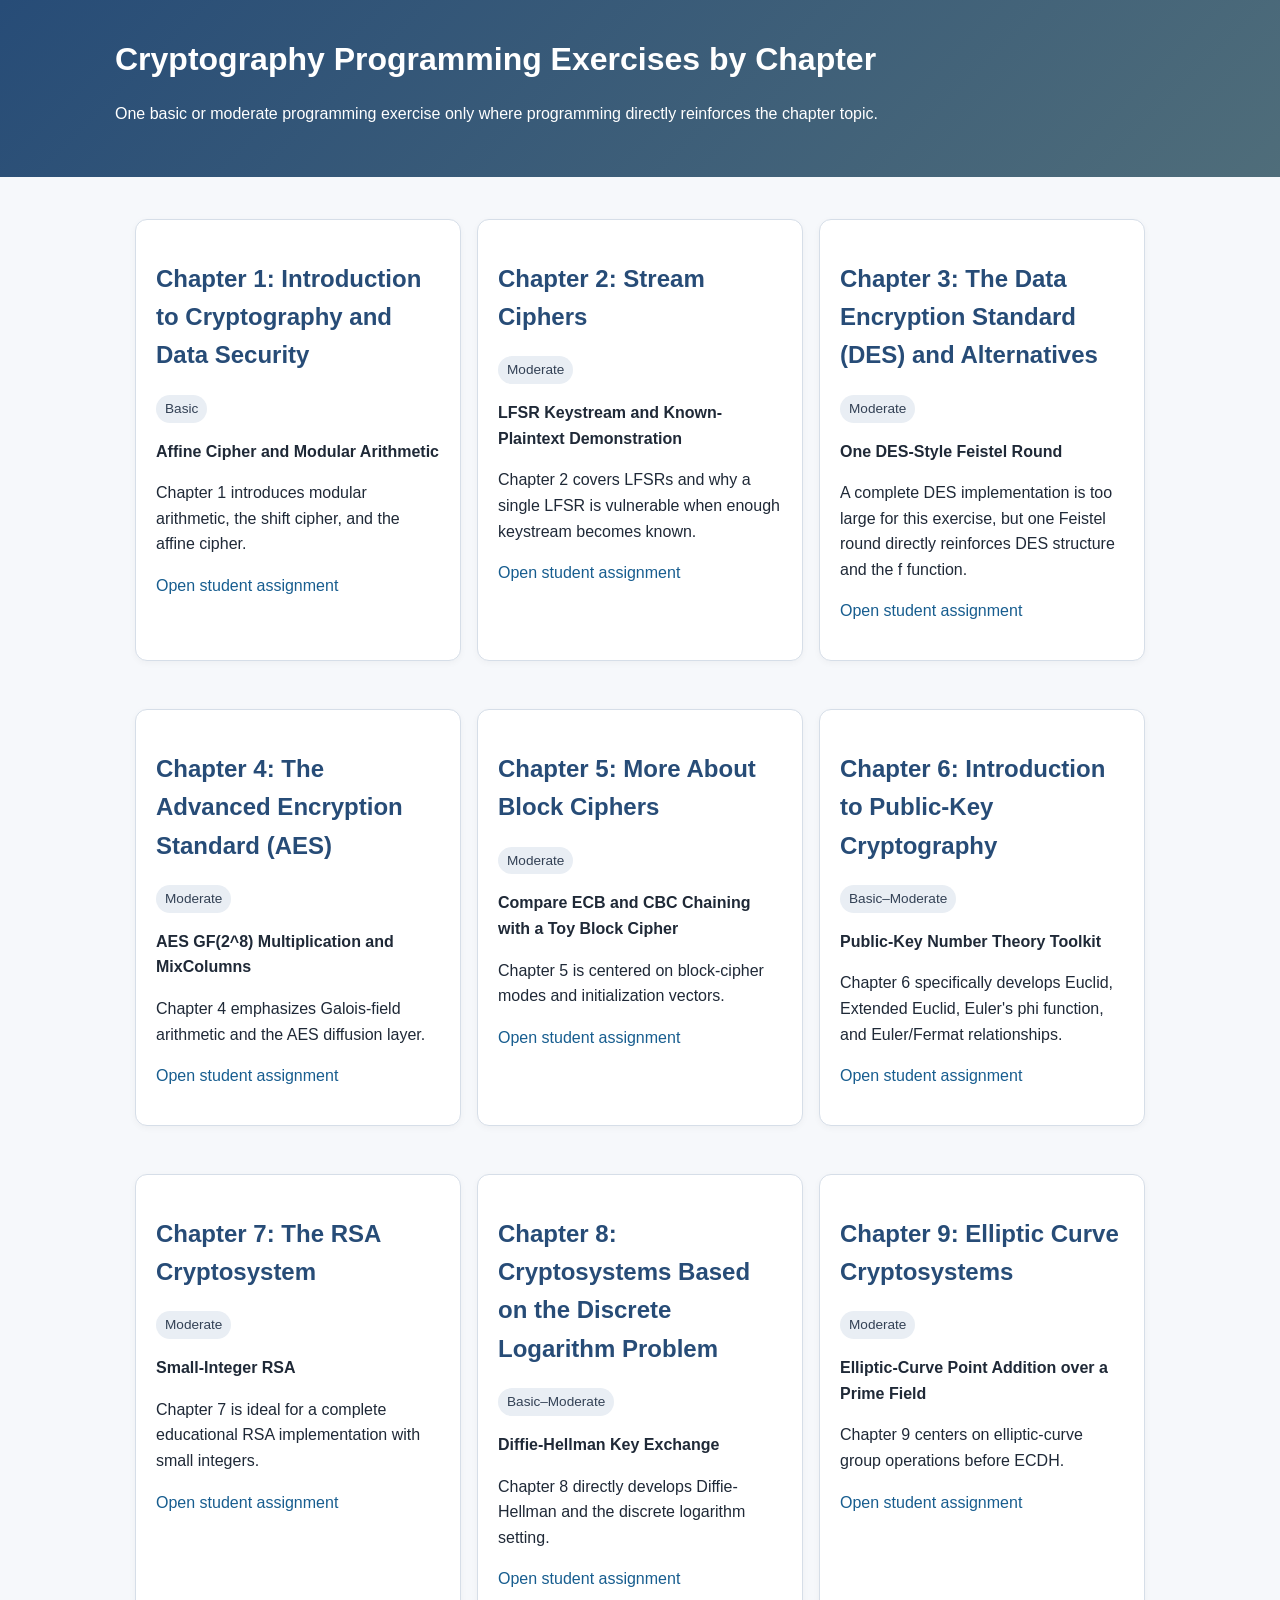
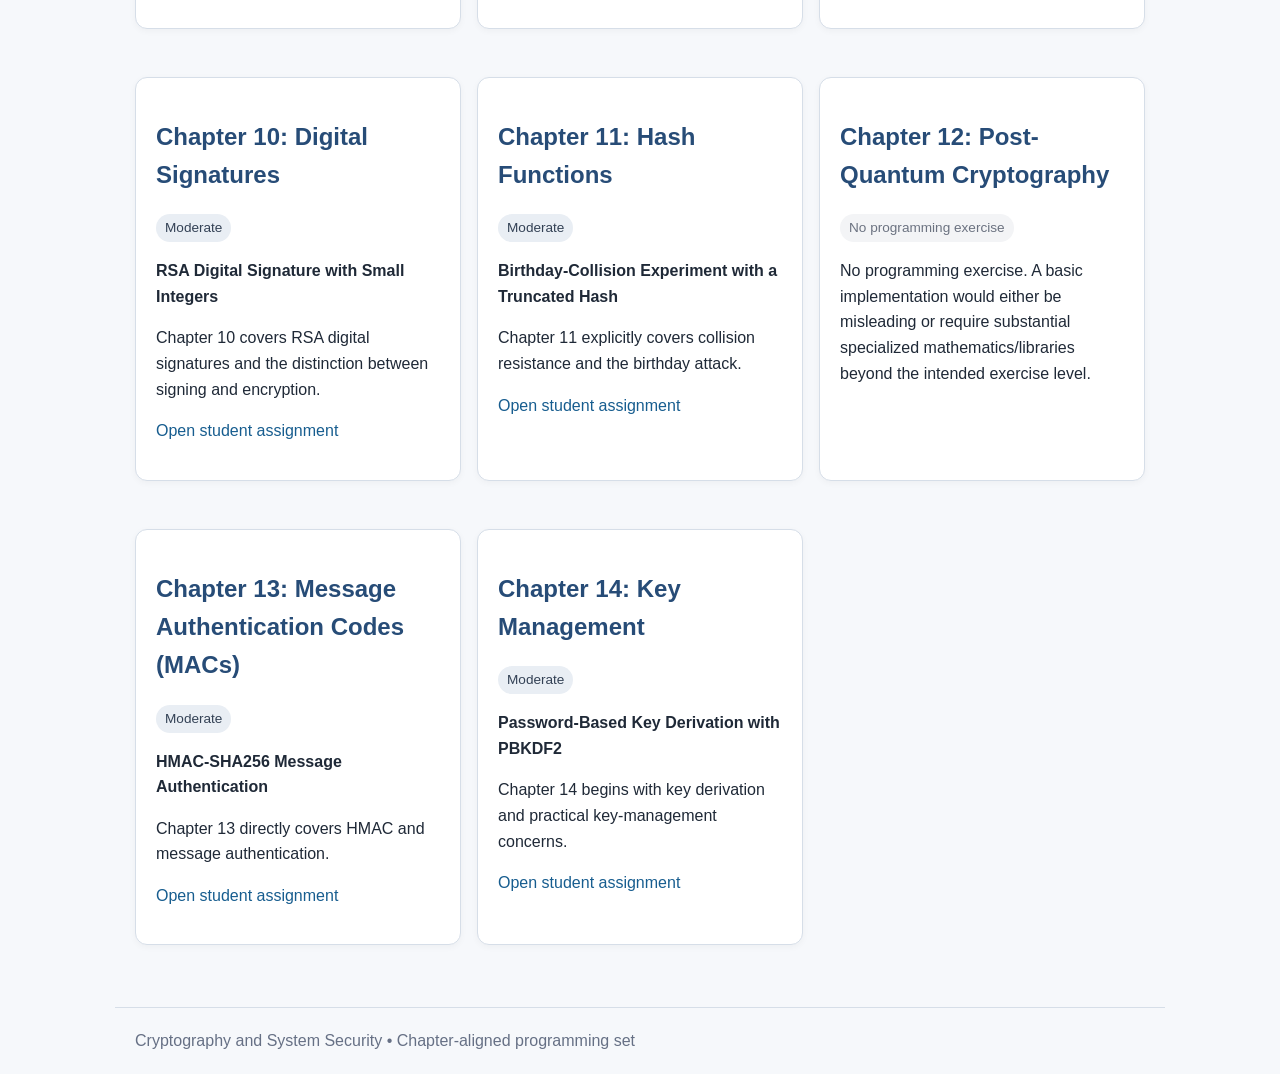
<file: index.html>
<!doctype html>
<html><head><meta charset="utf-8"><meta name="viewport" content="width=device-width,initial-scale=1">
<title>Cryptography Programming Exercises by Chapter</title><link rel="stylesheet" href="style.css"></head>
<body>
<header><div class="wrap">
<h1>Cryptography Programming Exercises by Chapter</h1>
<p>One basic or moderate programming exercise only where programming directly reinforces the chapter topic.</p>
</div></header>
<main>
<div class="grid">
<div class="card">
<h2>Chapter 1: Introduction to Cryptography and Data Security</h2>
<p><span class="badge">Basic</span></p>
<p><strong>Affine Cipher and Modular Arithmetic</strong></p>
<p>Chapter 1 introduces modular arithmetic, the shift cipher, and the affine cipher.</p>
<p><a href="assignments/chapter_01.html">Open student assignment</a></p>
</div>
<div class="card">
<h2>Chapter 2: Stream Ciphers</h2>
<p><span class="badge">Moderate</span></p>
<p><strong>LFSR Keystream and Known-Plaintext Demonstration</strong></p>
<p>Chapter 2 covers LFSRs and why a single LFSR is vulnerable when enough keystream becomes known.</p>
<p><a href="assignments/chapter_02.html">Open student assignment</a></p>
</div>
<div class="card">
<h2>Chapter 3: The Data Encryption Standard (DES) and Alternatives</h2>
<p><span class="badge">Moderate</span></p>
<p><strong>One DES-Style Feistel Round</strong></p>
<p>A complete DES implementation is too large for this exercise, but one Feistel round directly reinforces DES structure and the f function.</p>
<p><a href="assignments/chapter_03.html">Open student assignment</a></p>
</div>
<div class="card">
<h2>Chapter 4: The Advanced Encryption Standard (AES)</h2>
<p><span class="badge">Moderate</span></p>
<p><strong>AES GF(2^8) Multiplication and MixColumns</strong></p>
<p>Chapter 4 emphasizes Galois-field arithmetic and the AES diffusion layer.</p>
<p><a href="assignments/chapter_04.html">Open student assignment</a></p>
</div>
<div class="card">
<h2>Chapter 5: More About Block Ciphers</h2>
<p><span class="badge">Moderate</span></p>
<p><strong>Compare ECB and CBC Chaining with a Toy Block Cipher</strong></p>
<p>Chapter 5 is centered on block-cipher modes and initialization vectors.</p>
<p><a href="assignments/chapter_05.html">Open student assignment</a></p>
</div>
<div class="card">
<h2>Chapter 6: Introduction to Public-Key Cryptography</h2>
<p><span class="badge">Basic–Moderate</span></p>
<p><strong>Public-Key Number Theory Toolkit</strong></p>
<p>Chapter 6 specifically develops Euclid, Extended Euclid, Euler&#x27;s phi function, and Euler/Fermat relationships.</p>
<p><a href="assignments/chapter_06.html">Open student assignment</a></p>
</div>
<div class="card">
<h2>Chapter 7: The RSA Cryptosystem</h2>
<p><span class="badge">Moderate</span></p>
<p><strong>Small-Integer RSA</strong></p>
<p>Chapter 7 is ideal for a complete educational RSA implementation with small integers.</p>
<p><a href="assignments/chapter_07.html">Open student assignment</a></p>
</div>
<div class="card">
<h2>Chapter 8: Cryptosystems Based on the Discrete Logarithm Problem</h2>
<p><span class="badge">Basic–Moderate</span></p>
<p><strong>Diffie-Hellman Key Exchange</strong></p>
<p>Chapter 8 directly develops Diffie-Hellman and the discrete logarithm setting.</p>
<p><a href="assignments/chapter_08.html">Open student assignment</a></p>
</div>
<div class="card">
<h2>Chapter 9: Elliptic Curve Cryptosystems</h2>
<p><span class="badge">Moderate</span></p>
<p><strong>Elliptic-Curve Point Addition over a Prime Field</strong></p>
<p>Chapter 9 centers on elliptic-curve group operations before ECDH.</p>
<p><a href="assignments/chapter_09.html">Open student assignment</a></p>
</div>
<div class="card">
<h2>Chapter 10: Digital Signatures</h2>
<p><span class="badge">Moderate</span></p>
<p><strong>RSA Digital Signature with Small Integers</strong></p>
<p>Chapter 10 covers RSA digital signatures and the distinction between signing and encryption.</p>
<p><a href="assignments/chapter_10.html">Open student assignment</a></p>
</div>
<div class="card">
<h2>Chapter 11: Hash Functions</h2>
<p><span class="badge">Moderate</span></p>
<p><strong>Birthday-Collision Experiment with a Truncated Hash</strong></p>
<p>Chapter 11 explicitly covers collision resistance and the birthday attack.</p>
<p><a href="assignments/chapter_11.html">Open student assignment</a></p>
</div>
<div class="card">
<h2>Chapter 12: Post-Quantum Cryptography</h2>
<p><span class="badge skip">No programming exercise</span></p>
<p>No programming exercise. A basic implementation would either be misleading or require substantial specialized mathematics/libraries beyond the intended exercise level.</p>
</div>
<div class="card">
<h2>Chapter 13: Message Authentication Codes (MACs)</h2>
<p><span class="badge">Moderate</span></p>
<p><strong>HMAC-SHA256 Message Authentication</strong></p>
<p>Chapter 13 directly covers HMAC and message authentication.</p>
<p><a href="assignments/chapter_13.html">Open student assignment</a></p>
</div>
<div class="card">
<h2>Chapter 14: Key Management</h2>
<p><span class="badge">Moderate</span></p>
<p><strong>Password-Based Key Derivation with PBKDF2</strong></p>
<p>Chapter 14 begins with key derivation and practical key-management concerns.</p>
<p><a href="assignments/chapter_14.html">Open student assignment</a></p>
</div></div>
</main>
<footer>Cryptography and System Security • Chapter-aligned programming set</footer>
</body></html>
</file>
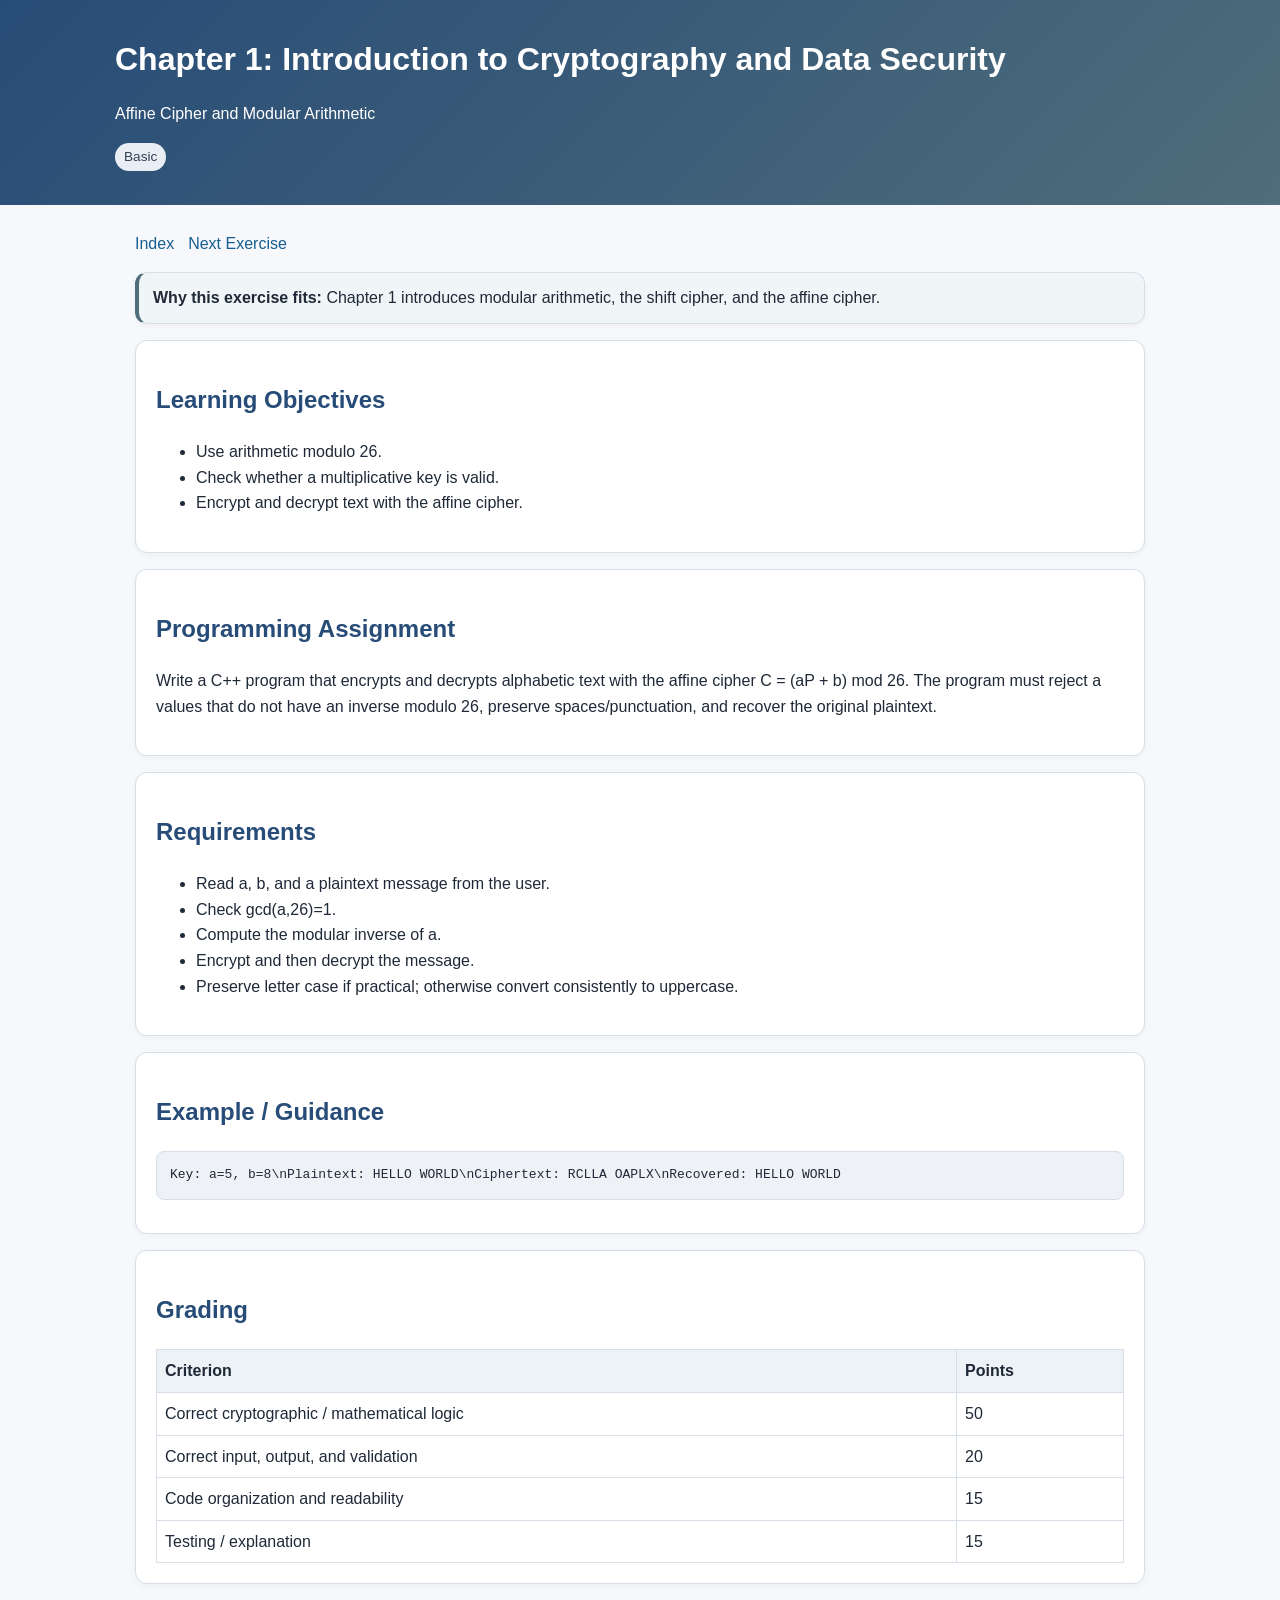
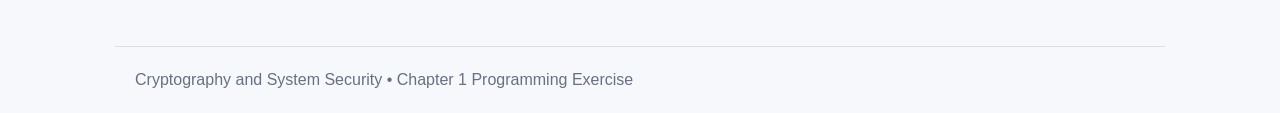
<file: assignments/chapter_01.html>
<!doctype html>
<html><head><meta charset="utf-8"><meta name="viewport" content="width=device-width,initial-scale=1">
<title>Chapter 1 Programming Exercise</title><link rel="stylesheet" href="../style.css"></head>
<body>
<header><div class="wrap">
<h1>Chapter 1: Introduction to Cryptography and Data Security</h1>
<p>Affine Cipher and Modular Arithmetic</p>
<span class="badge">Basic</span>
</div></header>
<main>
<nav><a href="../index.html">Index</a><a href="chapter_02.html">Next Exercise</a></nav>
<div class="card note"><strong>Why this exercise fits:</strong> Chapter 1 introduces modular arithmetic, the shift cipher, and the affine cipher.</div>
<div class="card"><h2>Learning Objectives</h2><ul><li>Use arithmetic modulo 26.</li><li>Check whether a multiplicative key is valid.</li><li>Encrypt and decrypt text with the affine cipher.</li></ul></div>
<div class="card"><h2>Programming Assignment</h2><p>Write a C++ program that encrypts and decrypts alphabetic text with the affine cipher C = (aP + b) mod 26. The program must reject a values that do not have an inverse modulo 26, preserve spaces/punctuation, and recover the original plaintext.</p></div>
<div class="card"><h2>Requirements</h2><ul><li>Read a, b, and a plaintext message from the user.</li><li>Check gcd(a,26)=1.</li><li>Compute the modular inverse of a.</li><li>Encrypt and then decrypt the message.</li><li>Preserve letter case if practical; otherwise convert consistently to uppercase.</li></ul></div>
<div class="card"><h2>Example / Guidance</h2><pre>Key: a=5, b=8\nPlaintext: HELLO WORLD\nCiphertext: RCLLA OAPLX\nRecovered: HELLO WORLD</pre></div>
<div class="card"><h2>Grading</h2>
<table><tr><th>Criterion</th><th>Points</th></tr>
<tr><td>Correct cryptographic / mathematical logic</td><td>50</td></tr>
<tr><td>Correct input, output, and validation</td><td>20</td></tr>
<tr><td>Code organization and readability</td><td>15</td></tr>
<tr><td>Testing / explanation</td><td>15</td></tr></table>
</div>
</main><footer>Cryptography and System Security • Chapter 1 Programming Exercise</footer>
</body></html>
</file>
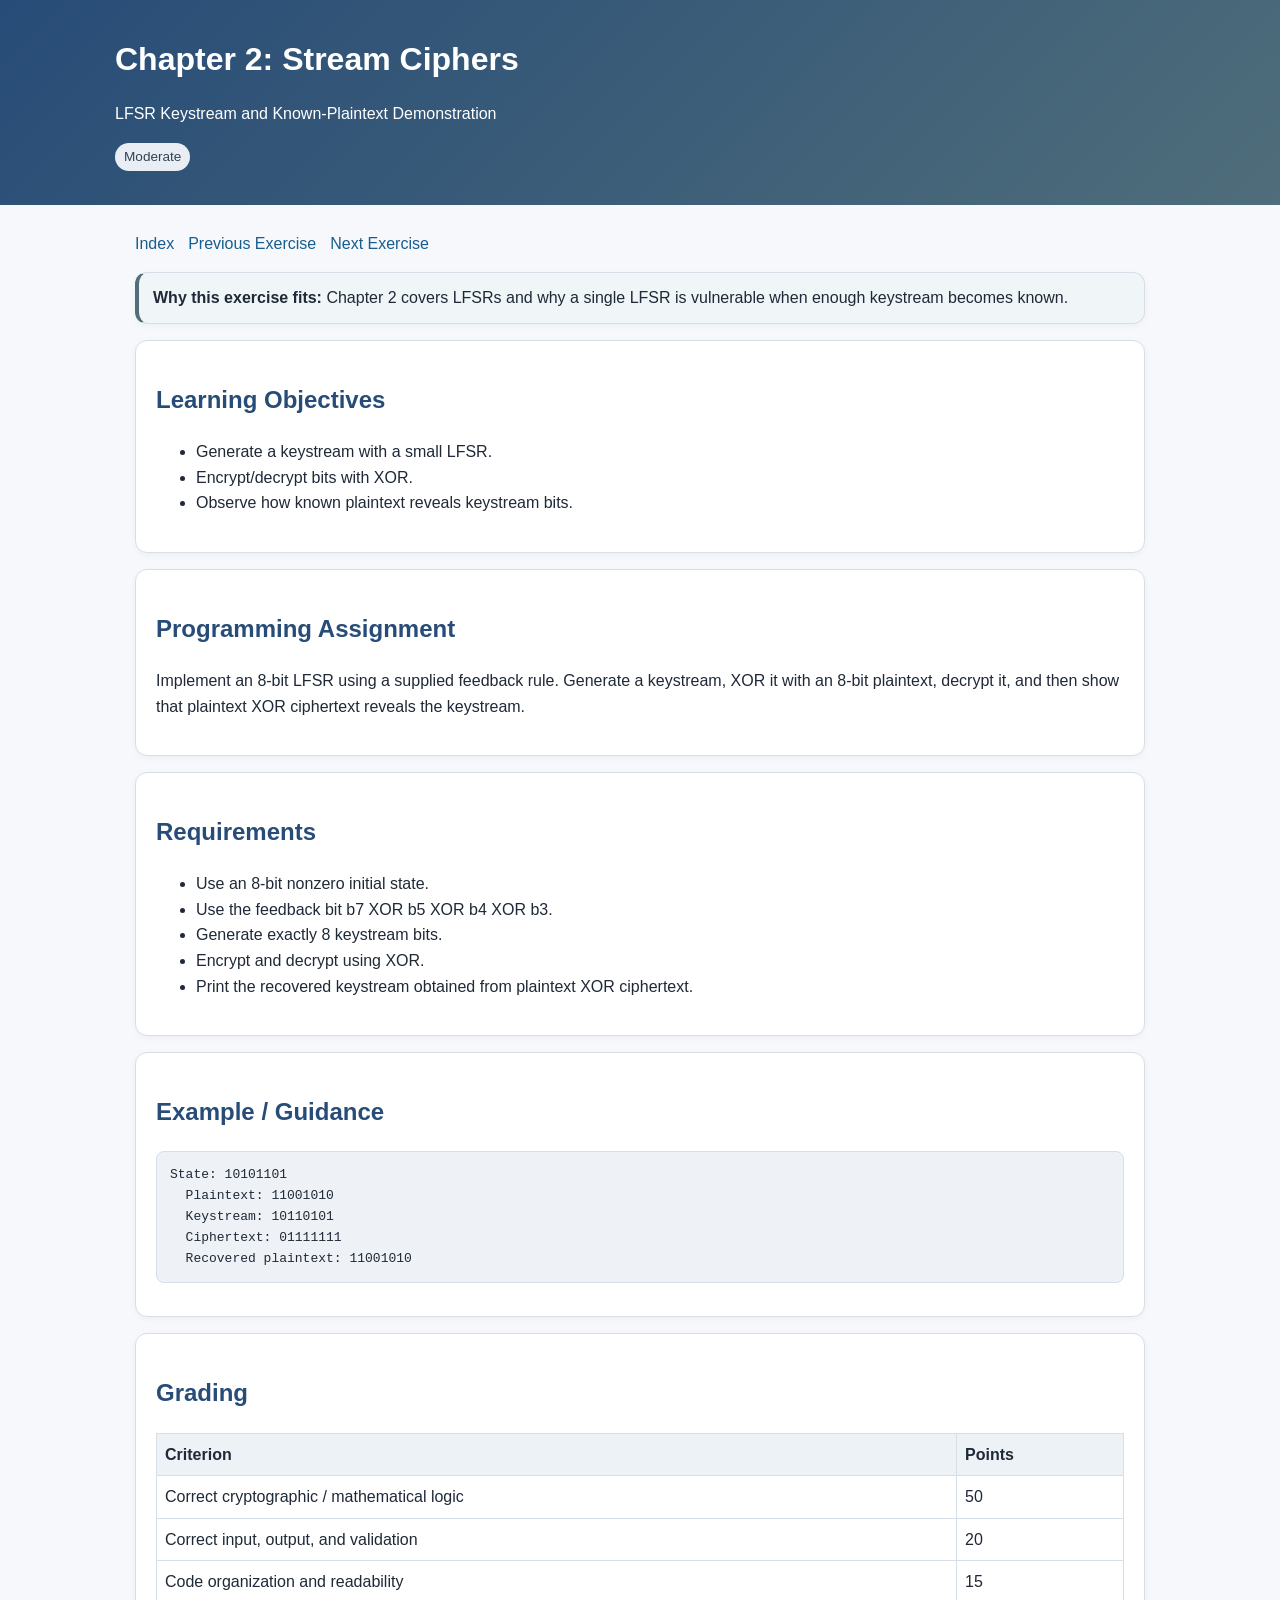
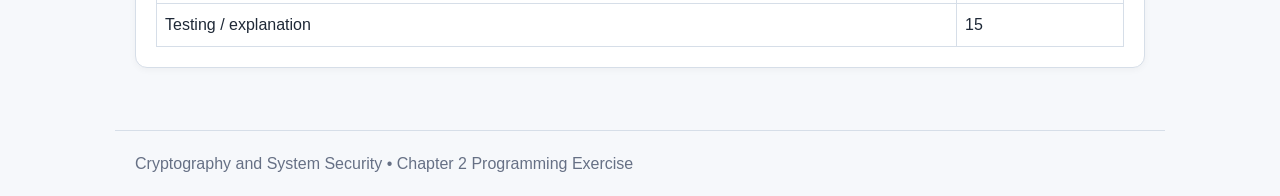
<file: assignments/chapter_02.html>
<!doctype html>
<html><head><meta charset="utf-8"><meta name="viewport" content="width=device-width,initial-scale=1">
<title>Chapter 2 Programming Exercise</title><link rel="stylesheet" href="../style.css"></head>
<body>
<header><div class="wrap">
<h1>Chapter 2: Stream Ciphers</h1>
<p>LFSR Keystream and Known-Plaintext Demonstration</p>
<span class="badge">Moderate</span>
</div></header>
<main>
<nav><a href="../index.html">Index</a><a href="chapter_01.html">Previous Exercise</a><a href="chapter_03.html">Next Exercise</a></nav>
<div class="card note"><strong>Why this exercise fits:</strong> Chapter 2 covers LFSRs and why a single LFSR is vulnerable when enough keystream becomes known.</div>
<div class="card"><h2>Learning Objectives</h2><ul><li>Generate a keystream with a small LFSR.</li><li>Encrypt/decrypt bits with XOR.</li><li>Observe how known plaintext reveals keystream bits.</li></ul></div>
<div class="card"><h2>Programming Assignment</h2><p>Implement an 8-bit LFSR using a supplied feedback rule. Generate a keystream, XOR it with an 8-bit plaintext, decrypt it, and then show that plaintext XOR ciphertext reveals the keystream.</p></div>
<div class="card"><h2>Requirements</h2><ul><li>Use an 8-bit nonzero initial state.</li><li>Use the feedback bit b7 XOR b5 XOR b4 XOR b3.</li><li>Generate exactly 8 keystream bits.</li><li>Encrypt and decrypt using XOR.</li><li>Print the recovered keystream obtained from plaintext XOR ciphertext.</li></ul></div>
<div class="card"><h2>Example / Guidance</h2><pre>State: 10101101
  Plaintext: 11001010
  Keystream: 10110101
  Ciphertext: 01111111
  Recovered plaintext: 11001010</pre></div>
<div class="card"><h2>Grading</h2>
<table><tr><th>Criterion</th><th>Points</th></tr>
<tr><td>Correct cryptographic / mathematical logic</td><td>50</td></tr>
<tr><td>Correct input, output, and validation</td><td>20</td></tr>
<tr><td>Code organization and readability</td><td>15</td></tr>
<tr><td>Testing / explanation</td><td>15</td></tr></table>
</div>
</main><footer>Cryptography and System Security • Chapter 2 Programming Exercise</footer>
</body></html>
</file>
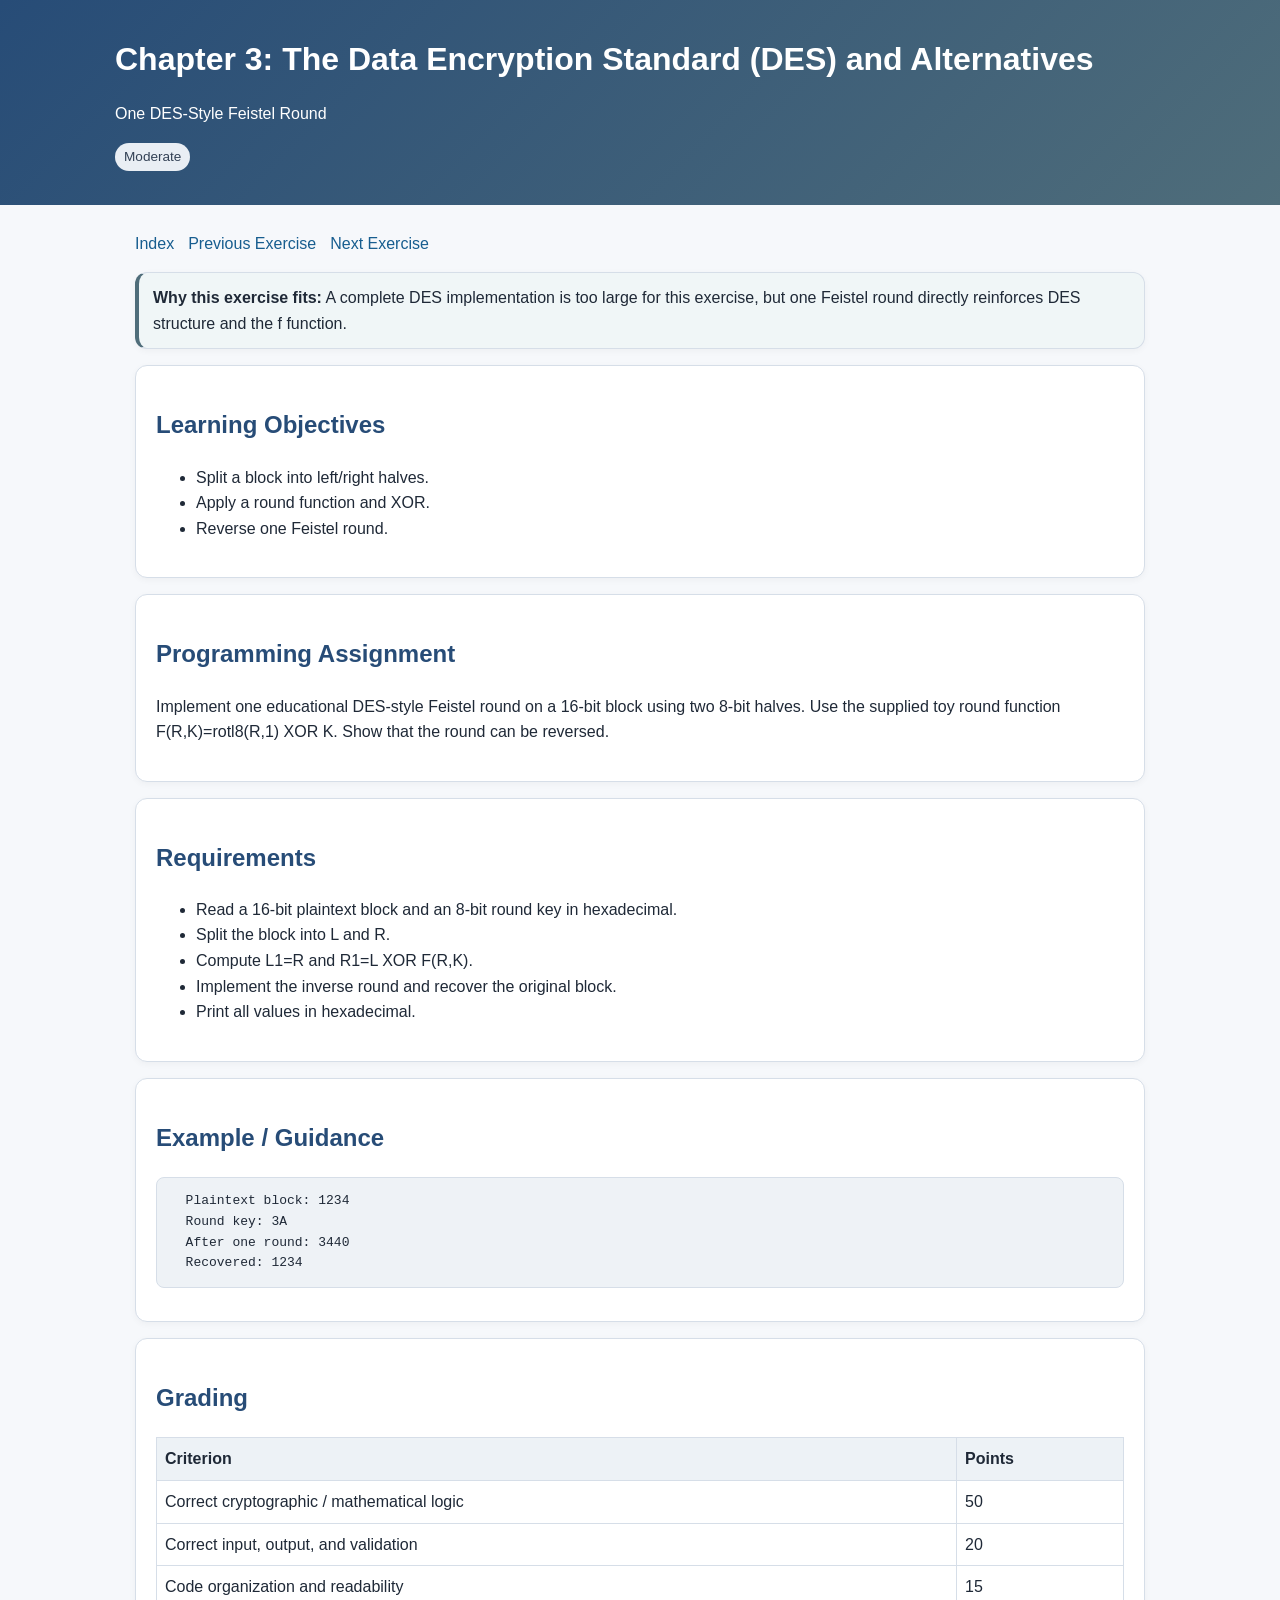
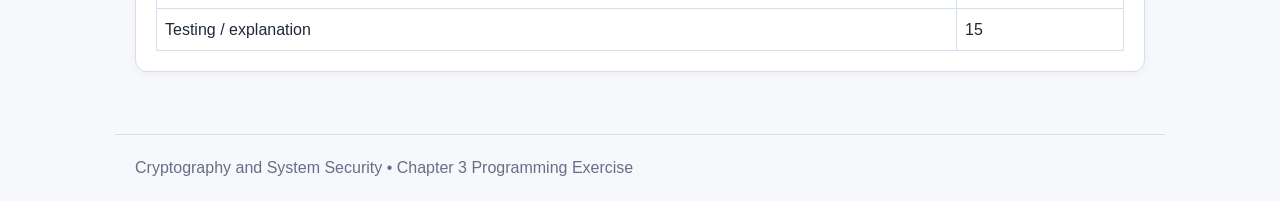
<file: assignments/chapter_03.html>
<!doctype html>
<html><head><meta charset="utf-8"><meta name="viewport" content="width=device-width,initial-scale=1">
<title>Chapter 3 Programming Exercise</title><link rel="stylesheet" href="../style.css"></head>
<body>
<header><div class="wrap">
<h1>Chapter 3: The Data Encryption Standard (DES) and Alternatives</h1>
<p>One DES-Style Feistel Round</p>
<span class="badge">Moderate</span>
</div></header>
<main>
<nav><a href="../index.html">Index</a><a href="chapter_02.html">Previous Exercise</a><a href="chapter_04.html">Next Exercise</a></nav>
<div class="card note"><strong>Why this exercise fits:</strong> A complete DES implementation is too large for this exercise, but one Feistel round directly reinforces DES structure and the f function.</div>
<div class="card"><h2>Learning Objectives</h2><ul><li>Split a block into left/right halves.</li><li>Apply a round function and XOR.</li><li>Reverse one Feistel round.</li></ul></div>
<div class="card"><h2>Programming Assignment</h2><p>Implement one educational DES-style Feistel round on a 16-bit block using two 8-bit halves. Use the supplied toy round function F(R,K)=rotl8(R,1) XOR K. Show that the round can be reversed.</p></div>
<div class="card"><h2>Requirements</h2><ul><li>Read a 16-bit plaintext block and an 8-bit round key in hexadecimal.</li><li>Split the block into L and R.</li><li>Compute L1=R and R1=L XOR F(R,K).</li><li>Implement the inverse round and recover the original block.</li><li>Print all values in hexadecimal.</li></ul></div>
<div class="card"><h2>Example / Guidance</h2><pre>
  Plaintext block: 1234
  Round key: 3A
  After one round: 3440
  Recovered: 1234</pre></div>
<div class="card"><h2>Grading</h2>
<table><tr><th>Criterion</th><th>Points</th></tr>
<tr><td>Correct cryptographic / mathematical logic</td><td>50</td></tr>
<tr><td>Correct input, output, and validation</td><td>20</td></tr>
<tr><td>Code organization and readability</td><td>15</td></tr>
<tr><td>Testing / explanation</td><td>15</td></tr></table>
</div>
</main><footer>Cryptography and System Security • Chapter 3 Programming Exercise</footer>
</body></html>
</file>
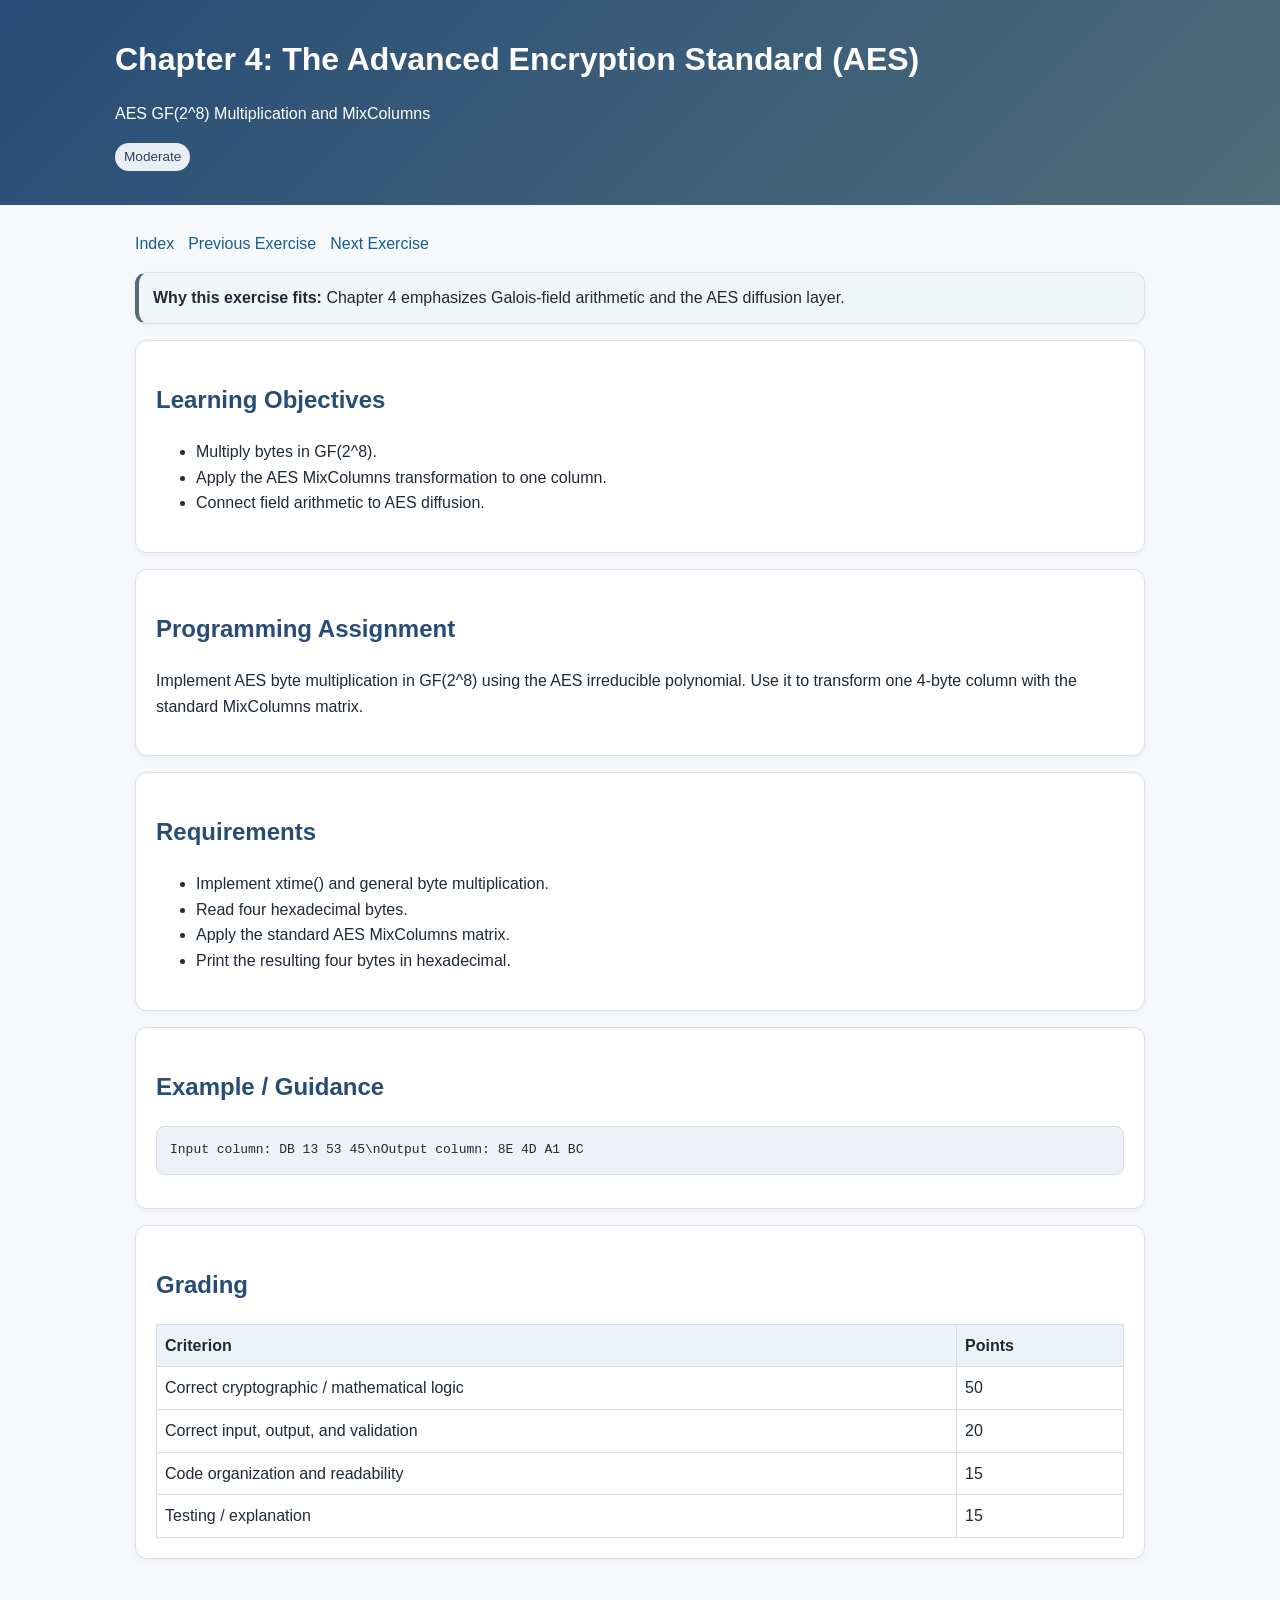
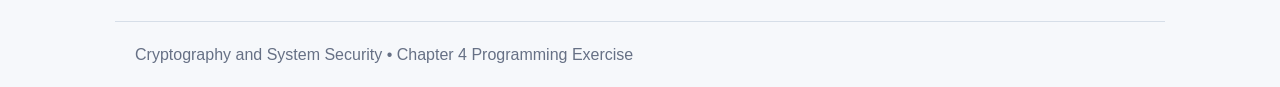
<file: assignments/chapter_04.html>
<!doctype html>
<html><head><meta charset="utf-8"><meta name="viewport" content="width=device-width,initial-scale=1">
<title>Chapter 4 Programming Exercise</title><link rel="stylesheet" href="../style.css"></head>
<body>
<header><div class="wrap">
<h1>Chapter 4: The Advanced Encryption Standard (AES)</h1>
<p>AES GF(2^8) Multiplication and MixColumns</p>
<span class="badge">Moderate</span>
</div></header>
<main>
<nav><a href="../index.html">Index</a><a href="chapter_03.html">Previous Exercise</a><a href="chapter_05.html">Next Exercise</a></nav>
<div class="card note"><strong>Why this exercise fits:</strong> Chapter 4 emphasizes Galois-field arithmetic and the AES diffusion layer.</div>
<div class="card"><h2>Learning Objectives</h2><ul><li>Multiply bytes in GF(2^8).</li><li>Apply the AES MixColumns transformation to one column.</li><li>Connect field arithmetic to AES diffusion.</li></ul></div>
<div class="card"><h2>Programming Assignment</h2><p>Implement AES byte multiplication in GF(2^8) using the AES irreducible polynomial. Use it to transform one 4-byte column with the standard MixColumns matrix.</p></div>
<div class="card"><h2>Requirements</h2><ul><li>Implement xtime() and general byte multiplication.</li><li>Read four hexadecimal bytes.</li><li>Apply the standard AES MixColumns matrix.</li><li>Print the resulting four bytes in hexadecimal.</li></ul></div>
<div class="card"><h2>Example / Guidance</h2><pre>Input column: DB 13 53 45\nOutput column: 8E 4D A1 BC</pre></div>
<div class="card"><h2>Grading</h2>
<table><tr><th>Criterion</th><th>Points</th></tr>
<tr><td>Correct cryptographic / mathematical logic</td><td>50</td></tr>
<tr><td>Correct input, output, and validation</td><td>20</td></tr>
<tr><td>Code organization and readability</td><td>15</td></tr>
<tr><td>Testing / explanation</td><td>15</td></tr></table>
</div>
</main><footer>Cryptography and System Security • Chapter 4 Programming Exercise</footer>
</body></html>
</file>
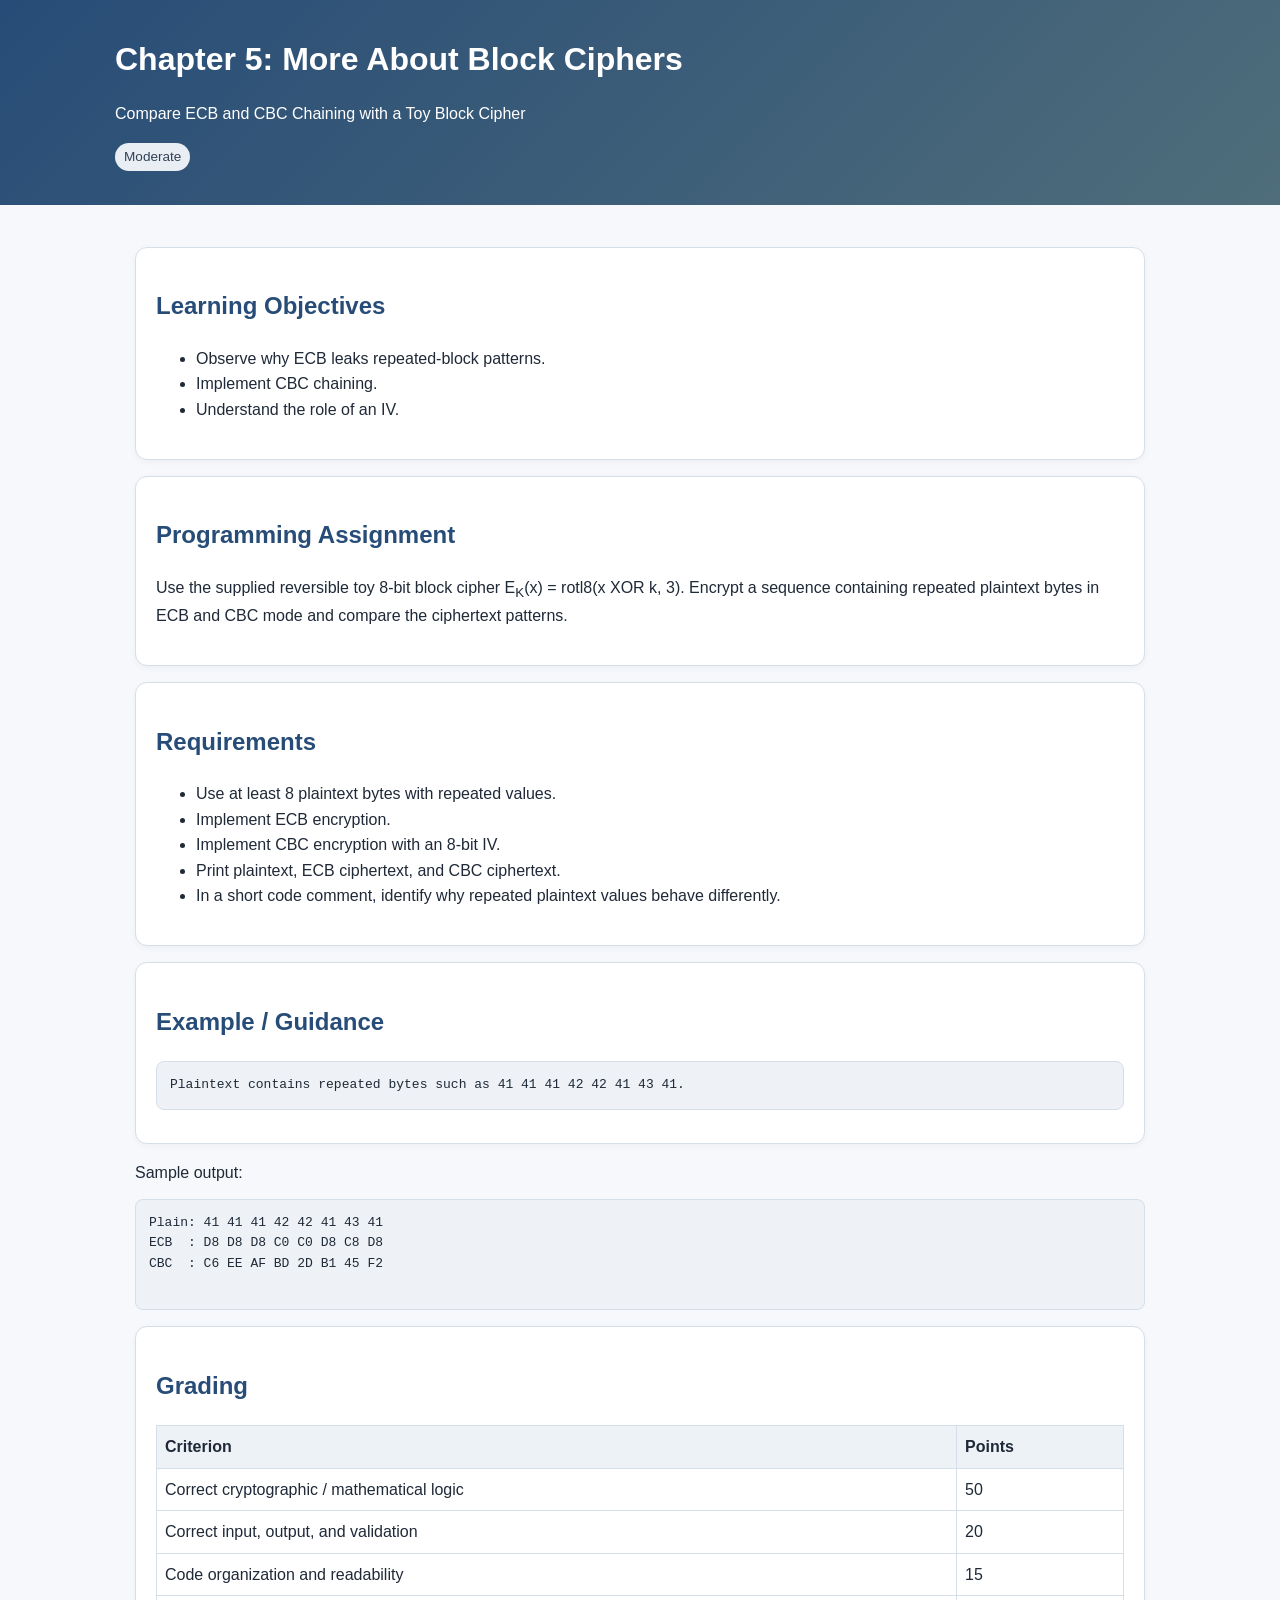
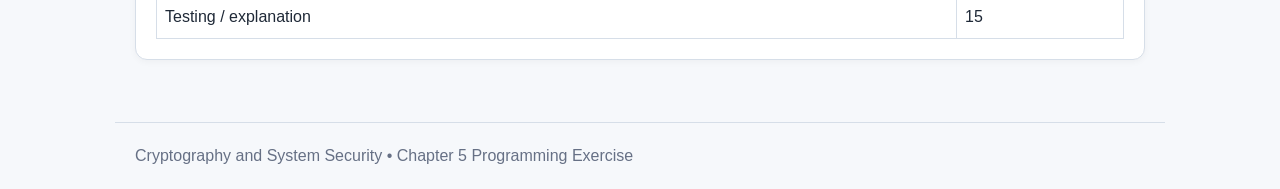
<file: assignments/chapter_05.html>
<!doctype html>
<html><head><meta charset="utf-8"><meta name="viewport" content="width=device-width,initial-scale=1">
<title>Chapter 5 Programming Exercise</title><link rel="stylesheet" href="../style.css"></head>
<body>
<header><div class="wrap">
<h1>Chapter 5: More About Block Ciphers</h1>
<p>Compare ECB and CBC Chaining with a Toy Block Cipher</p>
<span class="badge">Moderate</span>
</div></header>
<main>
<!--<nav><a href="../index.html">Index</a><a href="chapter_04.html">Previous Exercise</a><a href="chapter_06.html">Next Exercise</a></nav>
<div class="card note"><strong>Why this exercise fits:</strong> Chapter 5 is centered on block-cipher modes and initialization vectors.</div>-->
<div class="card"><h2>Learning Objectives</h2><ul><li>Observe why ECB leaks repeated-block patterns.</li><li>Implement CBC chaining.</li><li>Understand the role of an IV.</li></ul></div>
<div class="card"><h2>Programming Assignment</h2><p>Use the supplied reversible toy 8-bit block cipher E<sub>K</sub>(x) = rotl8(x XOR k, 3). Encrypt a sequence containing repeated plaintext bytes in ECB and CBC mode and compare the ciphertext patterns.</p></div>
<div class="card"><h2>Requirements</h2><ul><li>Use at least 8 plaintext bytes with repeated values.</li><li>Implement ECB encryption.</li><li>Implement CBC encryption with an 8-bit IV.</li><li>Print plaintext, ECB ciphertext, and CBC ciphertext.</li><li>In a short code comment, identify why repeated plaintext values behave differently.</li></ul></div>
<div class="card"><h2>Example / Guidance</h2><pre>Plaintext contains repeated bytes such as 41 41 41 42 42 41 43 41.</pre></div>
  Sample output:
  <div><pre>
Plain: 41 41 41 42 42 41 43 41
ECB  : D8 D8 D8 C0 C0 D8 C8 D8
CBC  : C6 EE AF BD 2D B1 45 F2
  </pre></div>
<div class="card"><h2>Grading</h2>
<table><tr><th>Criterion</th><th>Points</th></tr>
<tr><td>Correct cryptographic / mathematical logic</td><td>50</td></tr>
<tr><td>Correct input, output, and validation</td><td>20</td></tr>
<tr><td>Code organization and readability</td><td>15</td></tr>
<tr><td>Testing / explanation</td><td>15</td></tr></table>
</div>
</main><footer>Cryptography and System Security • Chapter 5 Programming Exercise</footer>
</body></html>
</file>
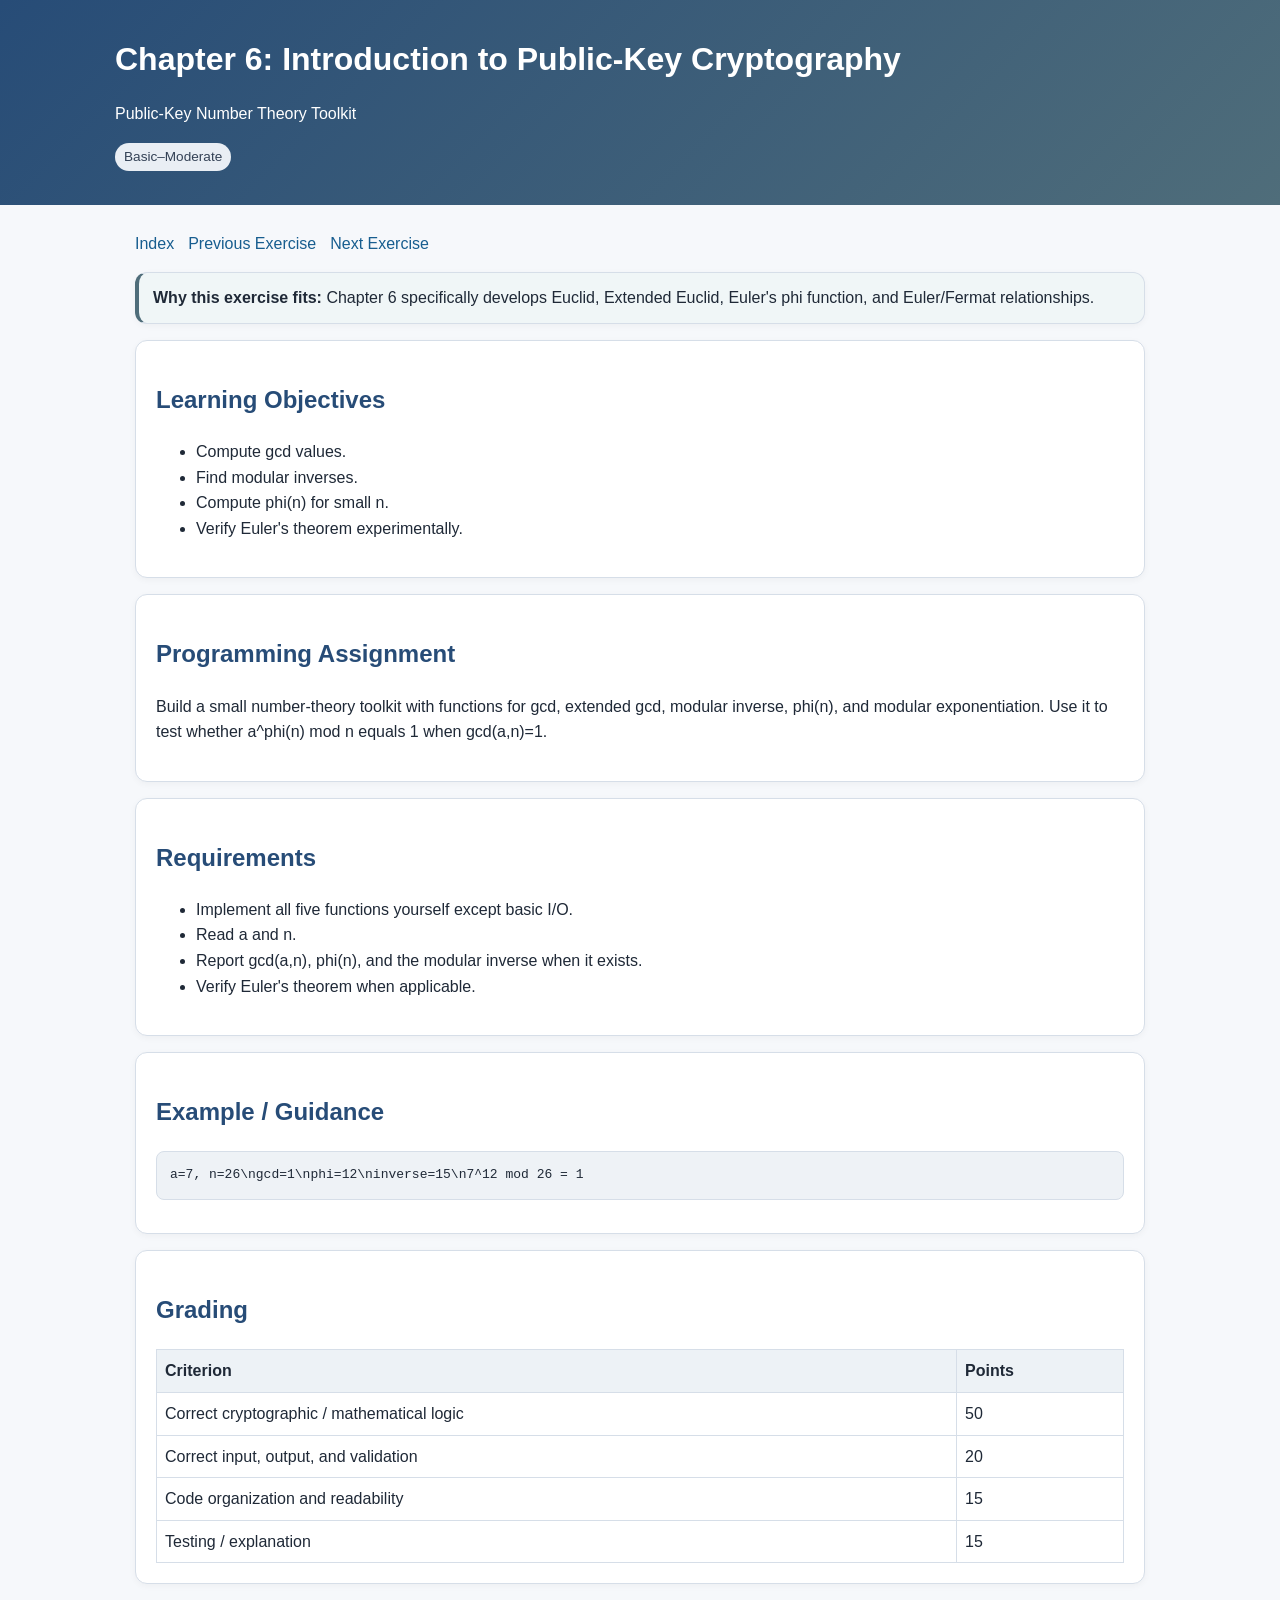
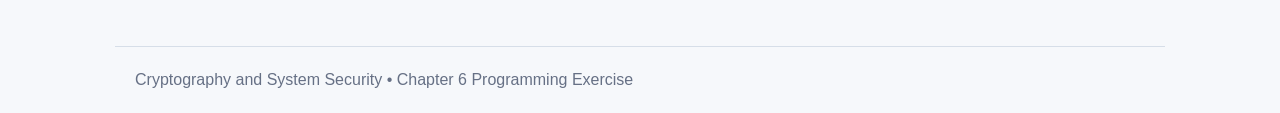
<file: assignments/chapter_06.html>
<!doctype html>
<html><head><meta charset="utf-8"><meta name="viewport" content="width=device-width,initial-scale=1">
<title>Chapter 6 Programming Exercise</title><link rel="stylesheet" href="../style.css"></head>
<body>
<header><div class="wrap">
<h1>Chapter 6: Introduction to Public-Key Cryptography</h1>
<p>Public-Key Number Theory Toolkit</p>
<span class="badge">Basic–Moderate</span>
</div></header>
<main>
<nav><a href="../index.html">Index</a><a href="chapter_05.html">Previous Exercise</a><a href="chapter_07.html">Next Exercise</a></nav>
<div class="card note"><strong>Why this exercise fits:</strong> Chapter 6 specifically develops Euclid, Extended Euclid, Euler&#x27;s phi function, and Euler/Fermat relationships.</div>
<div class="card"><h2>Learning Objectives</h2><ul><li>Compute gcd values.</li><li>Find modular inverses.</li><li>Compute phi(n) for small n.</li><li>Verify Euler&#x27;s theorem experimentally.</li></ul></div>
<div class="card"><h2>Programming Assignment</h2><p>Build a small number-theory toolkit with functions for gcd, extended gcd, modular inverse, phi(n), and modular exponentiation. Use it to test whether a^phi(n) mod n equals 1 when gcd(a,n)=1.</p></div>
<div class="card"><h2>Requirements</h2><ul><li>Implement all five functions yourself except basic I/O.</li><li>Read a and n.</li><li>Report gcd(a,n), phi(n), and the modular inverse when it exists.</li><li>Verify Euler&#x27;s theorem when applicable.</li></ul></div>
<div class="card"><h2>Example / Guidance</h2><pre>a=7, n=26\ngcd=1\nphi=12\ninverse=15\n7^12 mod 26 = 1</pre></div>
<div class="card"><h2>Grading</h2>
<table><tr><th>Criterion</th><th>Points</th></tr>
<tr><td>Correct cryptographic / mathematical logic</td><td>50</td></tr>
<tr><td>Correct input, output, and validation</td><td>20</td></tr>
<tr><td>Code organization and readability</td><td>15</td></tr>
<tr><td>Testing / explanation</td><td>15</td></tr></table>
</div>
</main><footer>Cryptography and System Security • Chapter 6 Programming Exercise</footer>
</body></html>
</file>
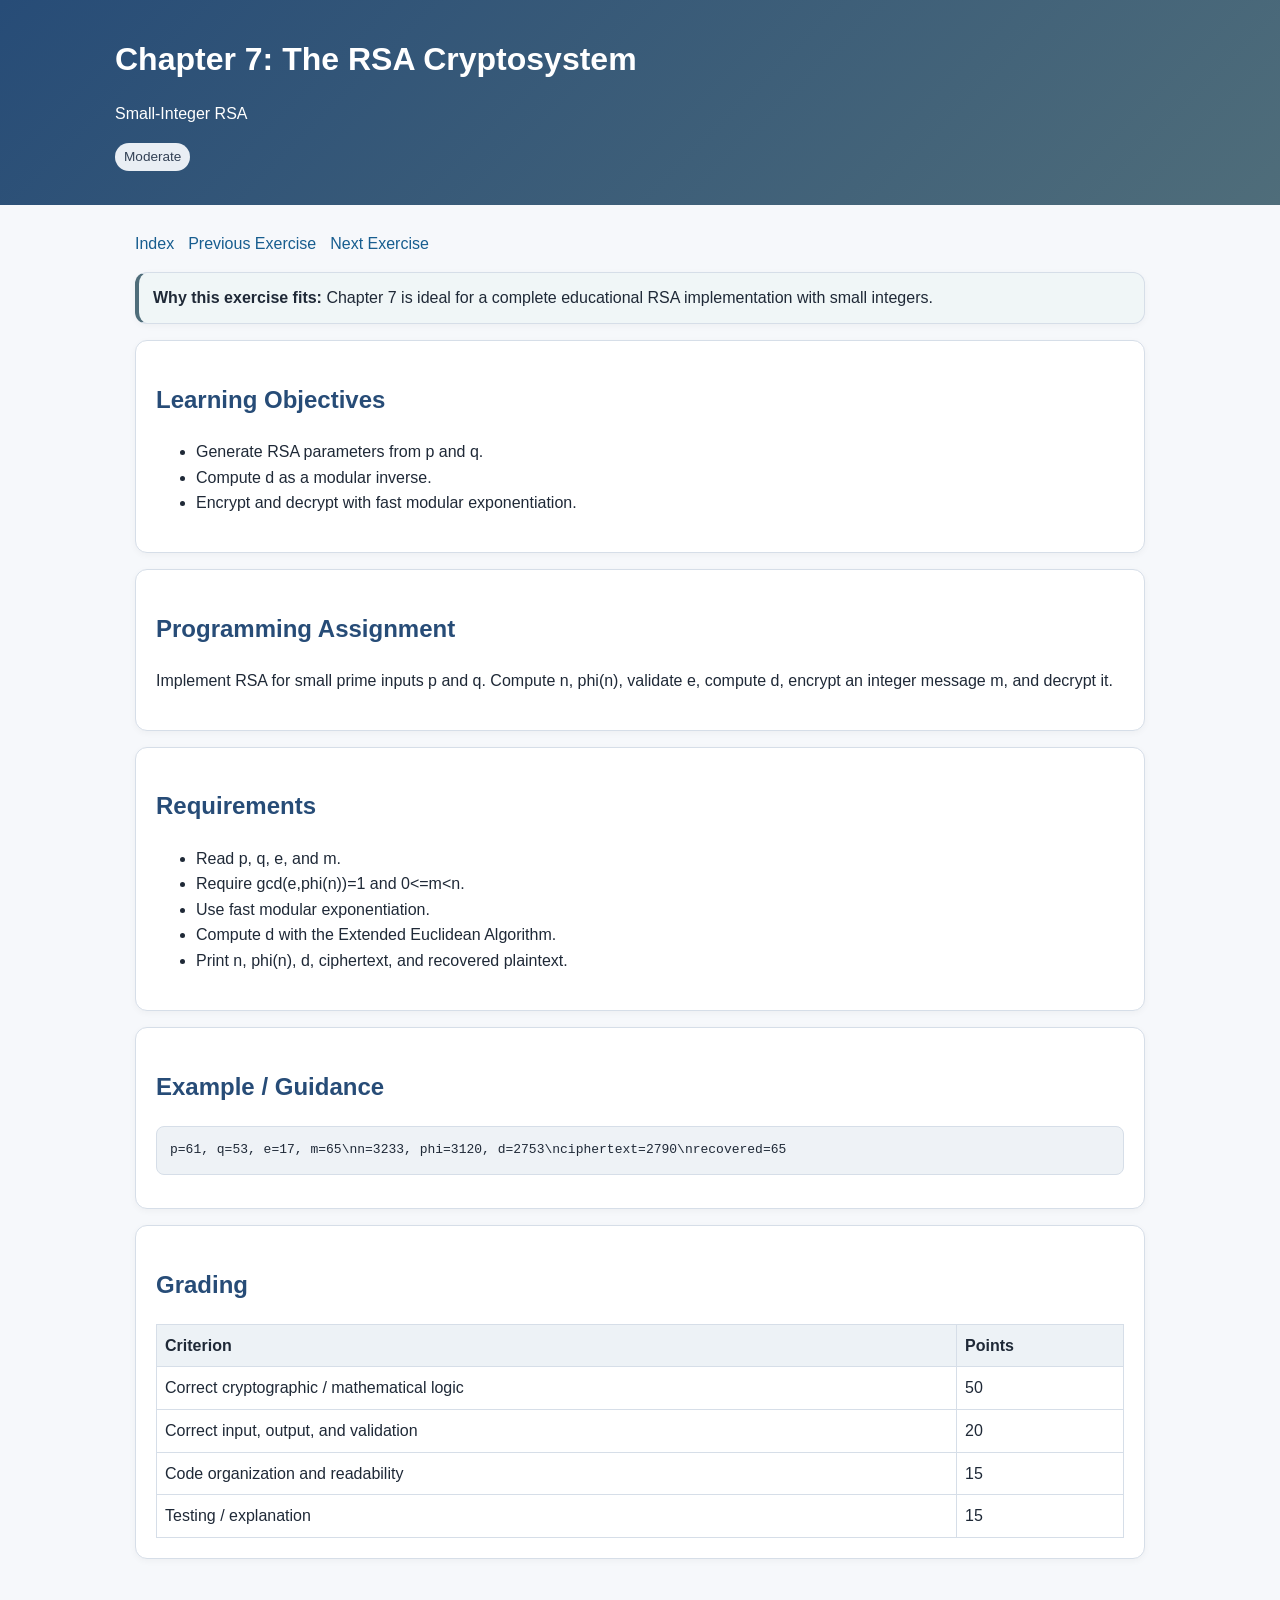
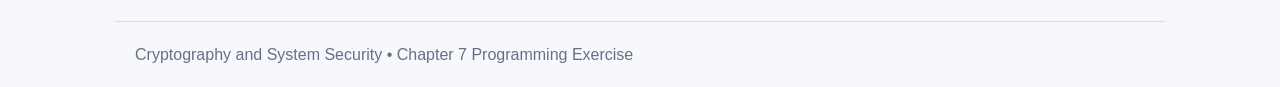
<file: assignments/chapter_07.html>
<!doctype html>
<html><head><meta charset="utf-8"><meta name="viewport" content="width=device-width,initial-scale=1">
<title>Chapter 7 Programming Exercise</title><link rel="stylesheet" href="../style.css"></head>
<body>
<header><div class="wrap">
<h1>Chapter 7: The RSA Cryptosystem</h1>
<p>Small-Integer RSA</p>
<span class="badge">Moderate</span>
</div></header>
<main>
<nav><a href="../index.html">Index</a><a href="chapter_06.html">Previous Exercise</a><a href="chapter_08.html">Next Exercise</a></nav>
<div class="card note"><strong>Why this exercise fits:</strong> Chapter 7 is ideal for a complete educational RSA implementation with small integers.</div>
<div class="card"><h2>Learning Objectives</h2><ul><li>Generate RSA parameters from p and q.</li><li>Compute d as a modular inverse.</li><li>Encrypt and decrypt with fast modular exponentiation.</li></ul></div>
<div class="card"><h2>Programming Assignment</h2><p>Implement RSA for small prime inputs p and q. Compute n, phi(n), validate e, compute d, encrypt an integer message m, and decrypt it.</p></div>
<div class="card"><h2>Requirements</h2><ul><li>Read p, q, e, and m.</li><li>Require gcd(e,phi(n))=1 and 0&lt;=m&lt;n.</li><li>Use fast modular exponentiation.</li><li>Compute d with the Extended Euclidean Algorithm.</li><li>Print n, phi(n), d, ciphertext, and recovered plaintext.</li></ul></div>
<div class="card"><h2>Example / Guidance</h2><pre>p=61, q=53, e=17, m=65\nn=3233, phi=3120, d=2753\nciphertext=2790\nrecovered=65</pre></div>
<div class="card"><h2>Grading</h2>
<table><tr><th>Criterion</th><th>Points</th></tr>
<tr><td>Correct cryptographic / mathematical logic</td><td>50</td></tr>
<tr><td>Correct input, output, and validation</td><td>20</td></tr>
<tr><td>Code organization and readability</td><td>15</td></tr>
<tr><td>Testing / explanation</td><td>15</td></tr></table>
</div>
</main><footer>Cryptography and System Security • Chapter 7 Programming Exercise</footer>
</body></html>
</file>
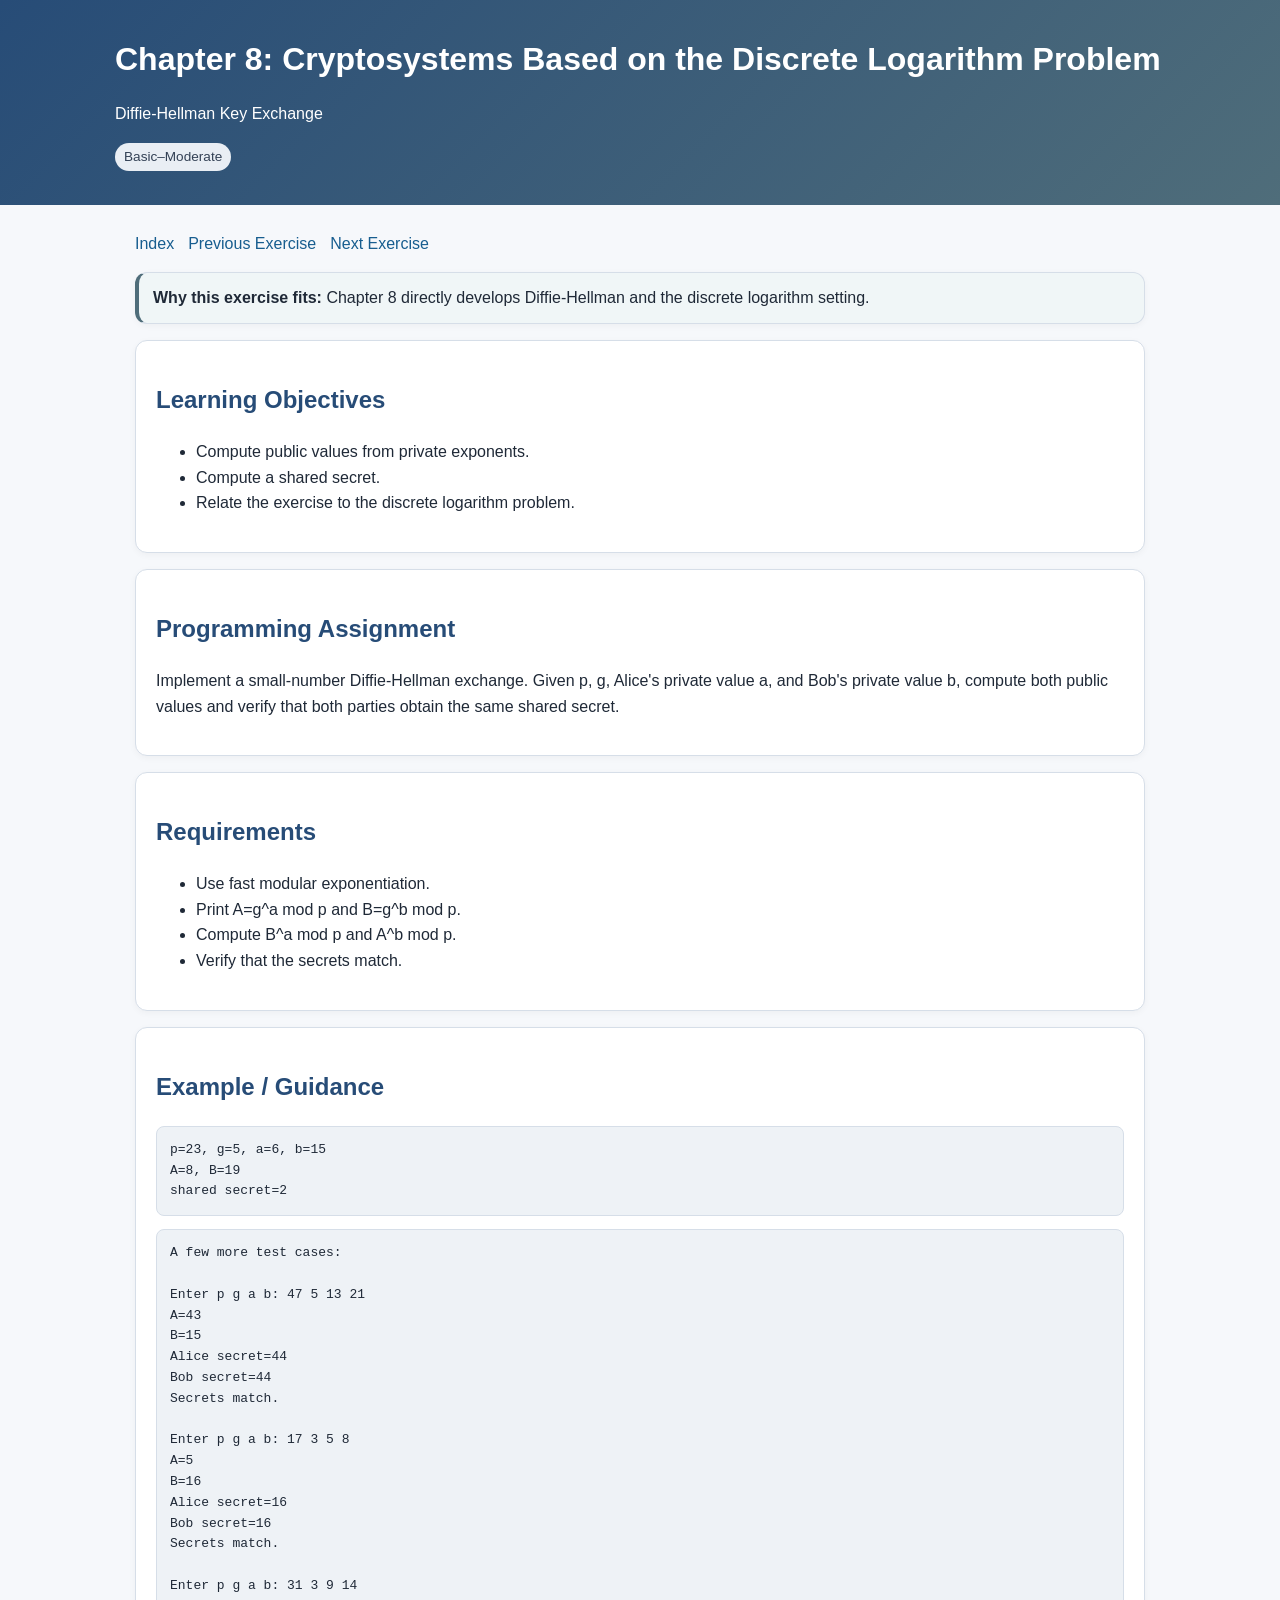
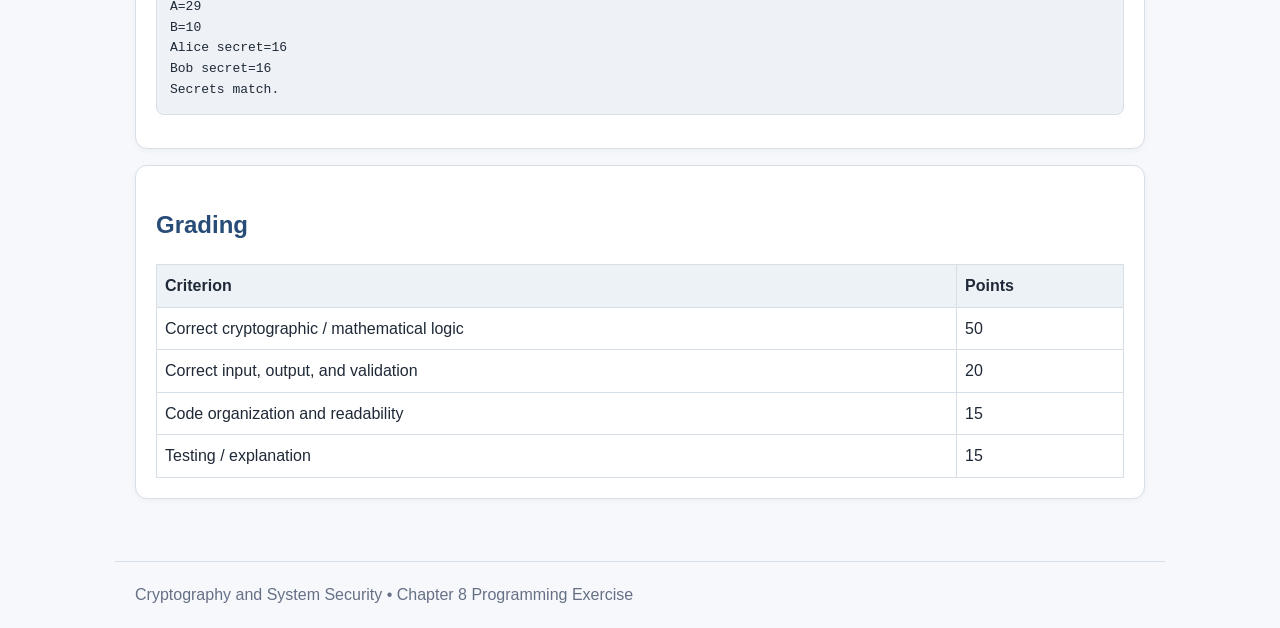
<file: assignments/chapter_08.html>
<!doctype html>
<html><head><meta charset="utf-8"><meta name="viewport" content="width=device-width,initial-scale=1">
<title>Chapter 8 Programming Exercise</title><link rel="stylesheet" href="../style.css"></head>
<body>
<header><div class="wrap">
<h1>Chapter 8: Cryptosystems Based on the Discrete Logarithm Problem</h1>
<p>Diffie-Hellman Key Exchange</p>
<span class="badge">Basic–Moderate</span>
</div></header>
<main>
<nav><a href="../index.html">Index</a><a href="chapter_07.html">Previous Exercise</a><a href="chapter_09.html">Next Exercise</a></nav>
<div class="card note"><strong>Why this exercise fits:</strong> Chapter 8 directly develops Diffie-Hellman and the discrete logarithm setting.</div>
<div class="card"><h2>Learning Objectives</h2><ul><li>Compute public values from private exponents.</li><li>Compute a shared secret.</li><li>Relate the exercise to the discrete logarithm problem.</li></ul></div>
<div class="card"><h2>Programming Assignment</h2><p>Implement a small-number Diffie-Hellman exchange. Given p, g, Alice&#x27;s private value a, and Bob&#x27;s private value b, compute both public values and verify that both parties obtain the same shared secret.</p></div>
<div class="card"><h2>Requirements</h2><ul><li>Use fast modular exponentiation.</li><li>Print A=g^a mod p and B=g^b mod p.</li><li>Compute B^a mod p and A^b mod p.</li><li>Verify that the secrets match.</li></ul></div>
<div class="card"><h2>Example / Guidance</h2><pre>p=23, g=5, a=6, b=15<br/>A=8, B=19<br/>shared secret=2</pre>
  <pre>
A few more test cases:

Enter p g a b: 47 5 13 21
A=43
B=15
Alice secret=44
Bob secret=44
Secrets match.

Enter p g a b: 17 3 5 8
A=5
B=16
Alice secret=16
Bob secret=16
Secrets match.

Enter p g a b: 31 3 9 14
A=29
B=10
Alice secret=16
Bob secret=16
Secrets match. 
</pre></div>
<div class="card"><h2>Grading</h2>
<table><tr><th>Criterion</th><th>Points</th></tr>
<tr><td>Correct cryptographic / mathematical logic</td><td>50</td></tr>
<tr><td>Correct input, output, and validation</td><td>20</td></tr>
<tr><td>Code organization and readability</td><td>15</td></tr>
<tr><td>Testing / explanation</td><td>15</td></tr></table>
</div>
</main><footer>Cryptography and System Security • Chapter 8 Programming Exercise</footer>
</body></html>
</file>
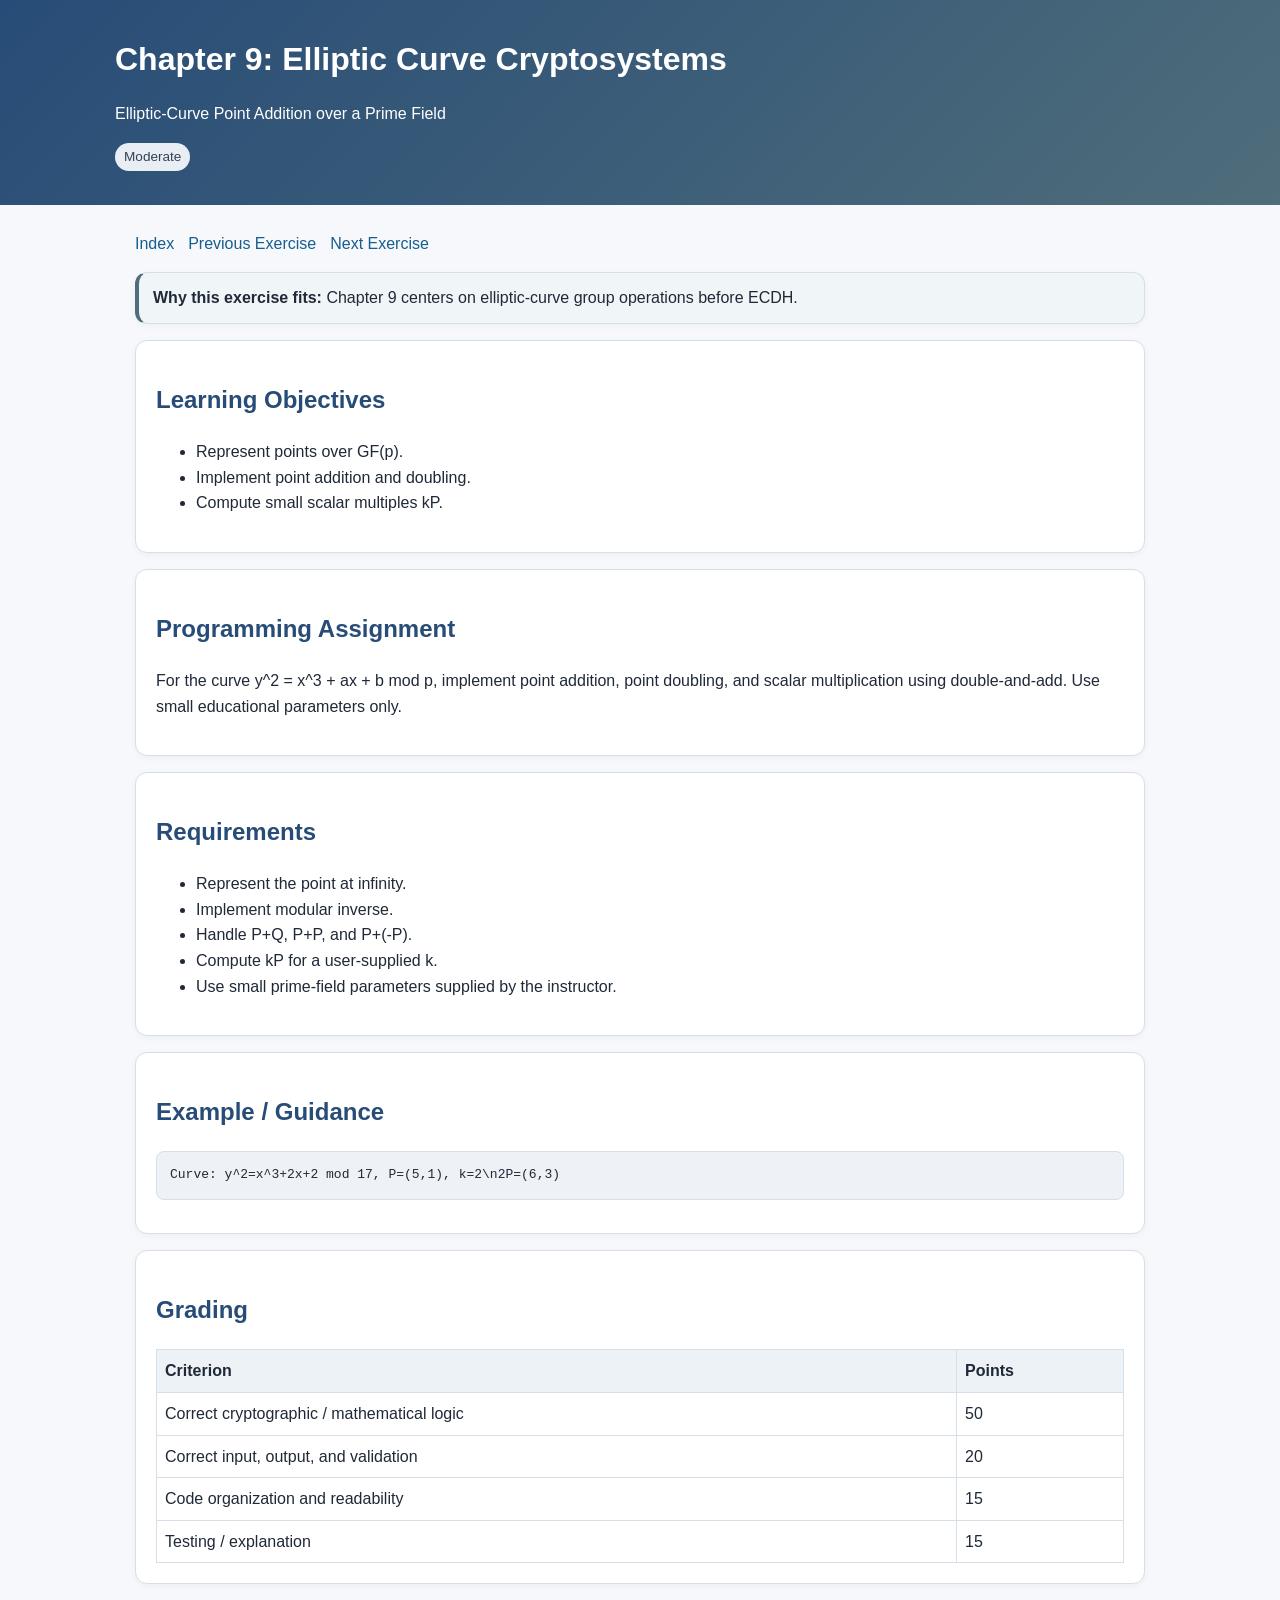
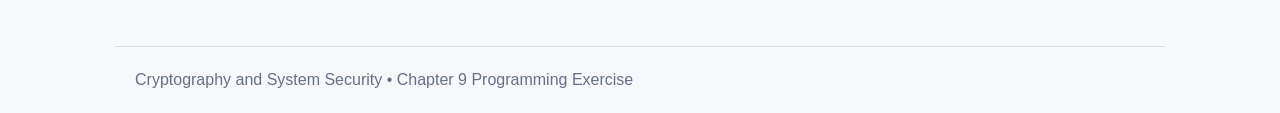
<file: assignments/chapter_09.html>
<!doctype html>
<html><head><meta charset="utf-8"><meta name="viewport" content="width=device-width,initial-scale=1">
<title>Chapter 9 Programming Exercise</title><link rel="stylesheet" href="../style.css"></head>
<body>
<header><div class="wrap">
<h1>Chapter 9: Elliptic Curve Cryptosystems</h1>
<p>Elliptic-Curve Point Addition over a Prime Field</p>
<span class="badge">Moderate</span>
</div></header>
<main>
<nav><a href="../index.html">Index</a><a href="chapter_08.html">Previous Exercise</a><a href="chapter_10.html">Next Exercise</a></nav>
<div class="card note"><strong>Why this exercise fits:</strong> Chapter 9 centers on elliptic-curve group operations before ECDH.</div>
<div class="card"><h2>Learning Objectives</h2><ul><li>Represent points over GF(p).</li><li>Implement point addition and doubling.</li><li>Compute small scalar multiples kP.</li></ul></div>
<div class="card"><h2>Programming Assignment</h2><p>For the curve y^2 = x^3 + ax + b mod p, implement point addition, point doubling, and scalar multiplication using double-and-add. Use small educational parameters only.</p></div>
<div class="card"><h2>Requirements</h2><ul><li>Represent the point at infinity.</li><li>Implement modular inverse.</li><li>Handle P+Q, P+P, and P+(-P).</li><li>Compute kP for a user-supplied k.</li><li>Use small prime-field parameters supplied by the instructor.</li></ul></div>
<div class="card"><h2>Example / Guidance</h2><pre>Curve: y^2=x^3+2x+2 mod 17, P=(5,1), k=2\n2P=(6,3)</pre></div>
<div class="card"><h2>Grading</h2>
<table><tr><th>Criterion</th><th>Points</th></tr>
<tr><td>Correct cryptographic / mathematical logic</td><td>50</td></tr>
<tr><td>Correct input, output, and validation</td><td>20</td></tr>
<tr><td>Code organization and readability</td><td>15</td></tr>
<tr><td>Testing / explanation</td><td>15</td></tr></table>
</div>
</main><footer>Cryptography and System Security • Chapter 9 Programming Exercise</footer>
</body></html>
</file>
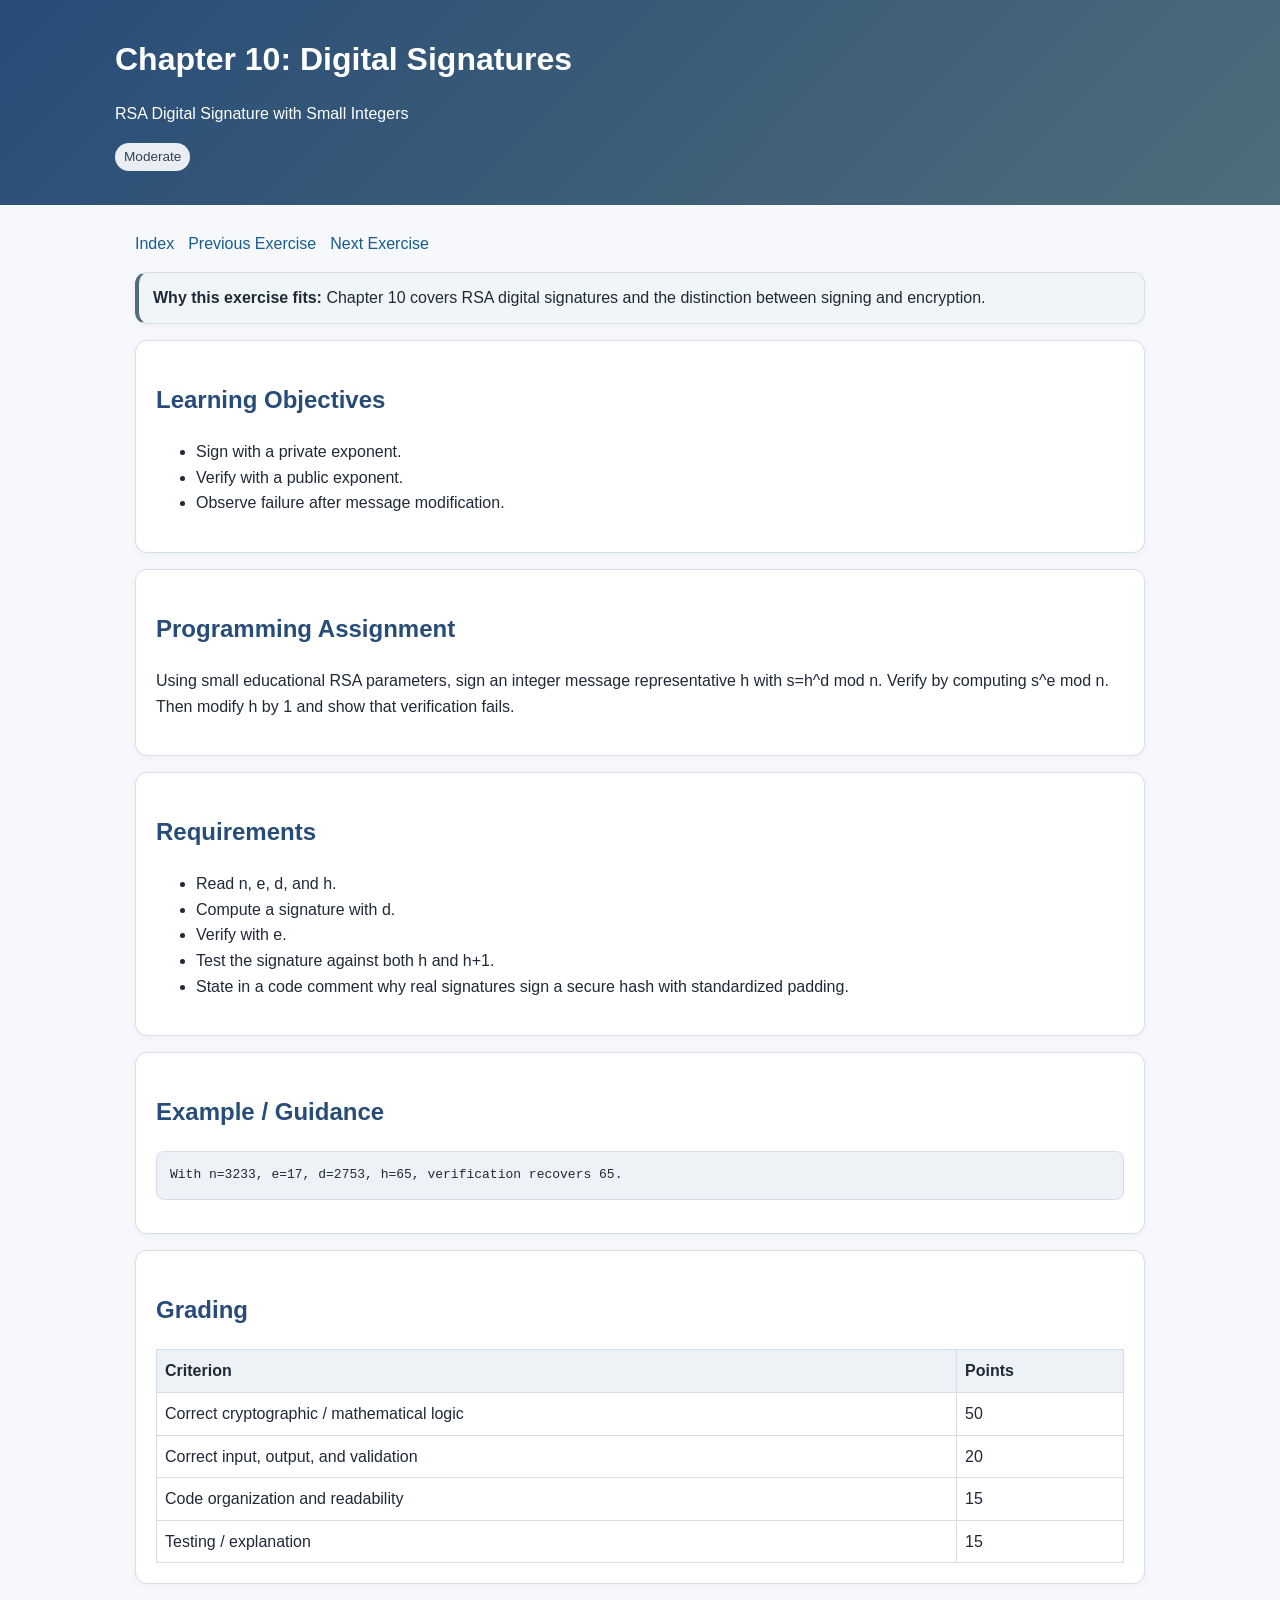
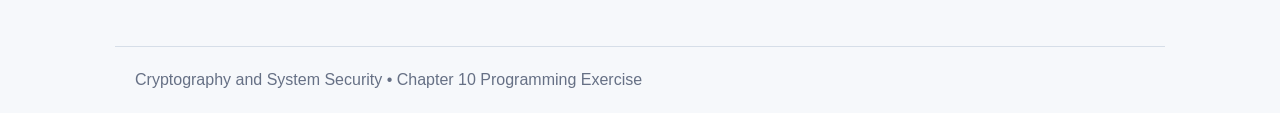
<file: assignments/chapter_10.html>
<!doctype html>
<html><head><meta charset="utf-8"><meta name="viewport" content="width=device-width,initial-scale=1">
<title>Chapter 10 Programming Exercise</title><link rel="stylesheet" href="../style.css"></head>
<body>
<header><div class="wrap">
<h1>Chapter 10: Digital Signatures</h1>
<p>RSA Digital Signature with Small Integers</p>
<span class="badge">Moderate</span>
</div></header>
<main>
<nav><a href="../index.html">Index</a><a href="chapter_09.html">Previous Exercise</a><a href="chapter_11.html">Next Exercise</a></nav>
<div class="card note"><strong>Why this exercise fits:</strong> Chapter 10 covers RSA digital signatures and the distinction between signing and encryption.</div>
<div class="card"><h2>Learning Objectives</h2><ul><li>Sign with a private exponent.</li><li>Verify with a public exponent.</li><li>Observe failure after message modification.</li></ul></div>
<div class="card"><h2>Programming Assignment</h2><p>Using small educational RSA parameters, sign an integer message representative h with s=h^d mod n. Verify by computing s^e mod n. Then modify h by 1 and show that verification fails.</p></div>
<div class="card"><h2>Requirements</h2><ul><li>Read n, e, d, and h.</li><li>Compute a signature with d.</li><li>Verify with e.</li><li>Test the signature against both h and h+1.</li><li>State in a code comment why real signatures sign a secure hash with standardized padding.</li></ul></div>
<div class="card"><h2>Example / Guidance</h2><pre>With n=3233, e=17, d=2753, h=65, verification recovers 65.</pre></div>
<div class="card"><h2>Grading</h2>
<table><tr><th>Criterion</th><th>Points</th></tr>
<tr><td>Correct cryptographic / mathematical logic</td><td>50</td></tr>
<tr><td>Correct input, output, and validation</td><td>20</td></tr>
<tr><td>Code organization and readability</td><td>15</td></tr>
<tr><td>Testing / explanation</td><td>15</td></tr></table>
</div>
</main><footer>Cryptography and System Security • Chapter 10 Programming Exercise</footer>
</body></html>
</file>
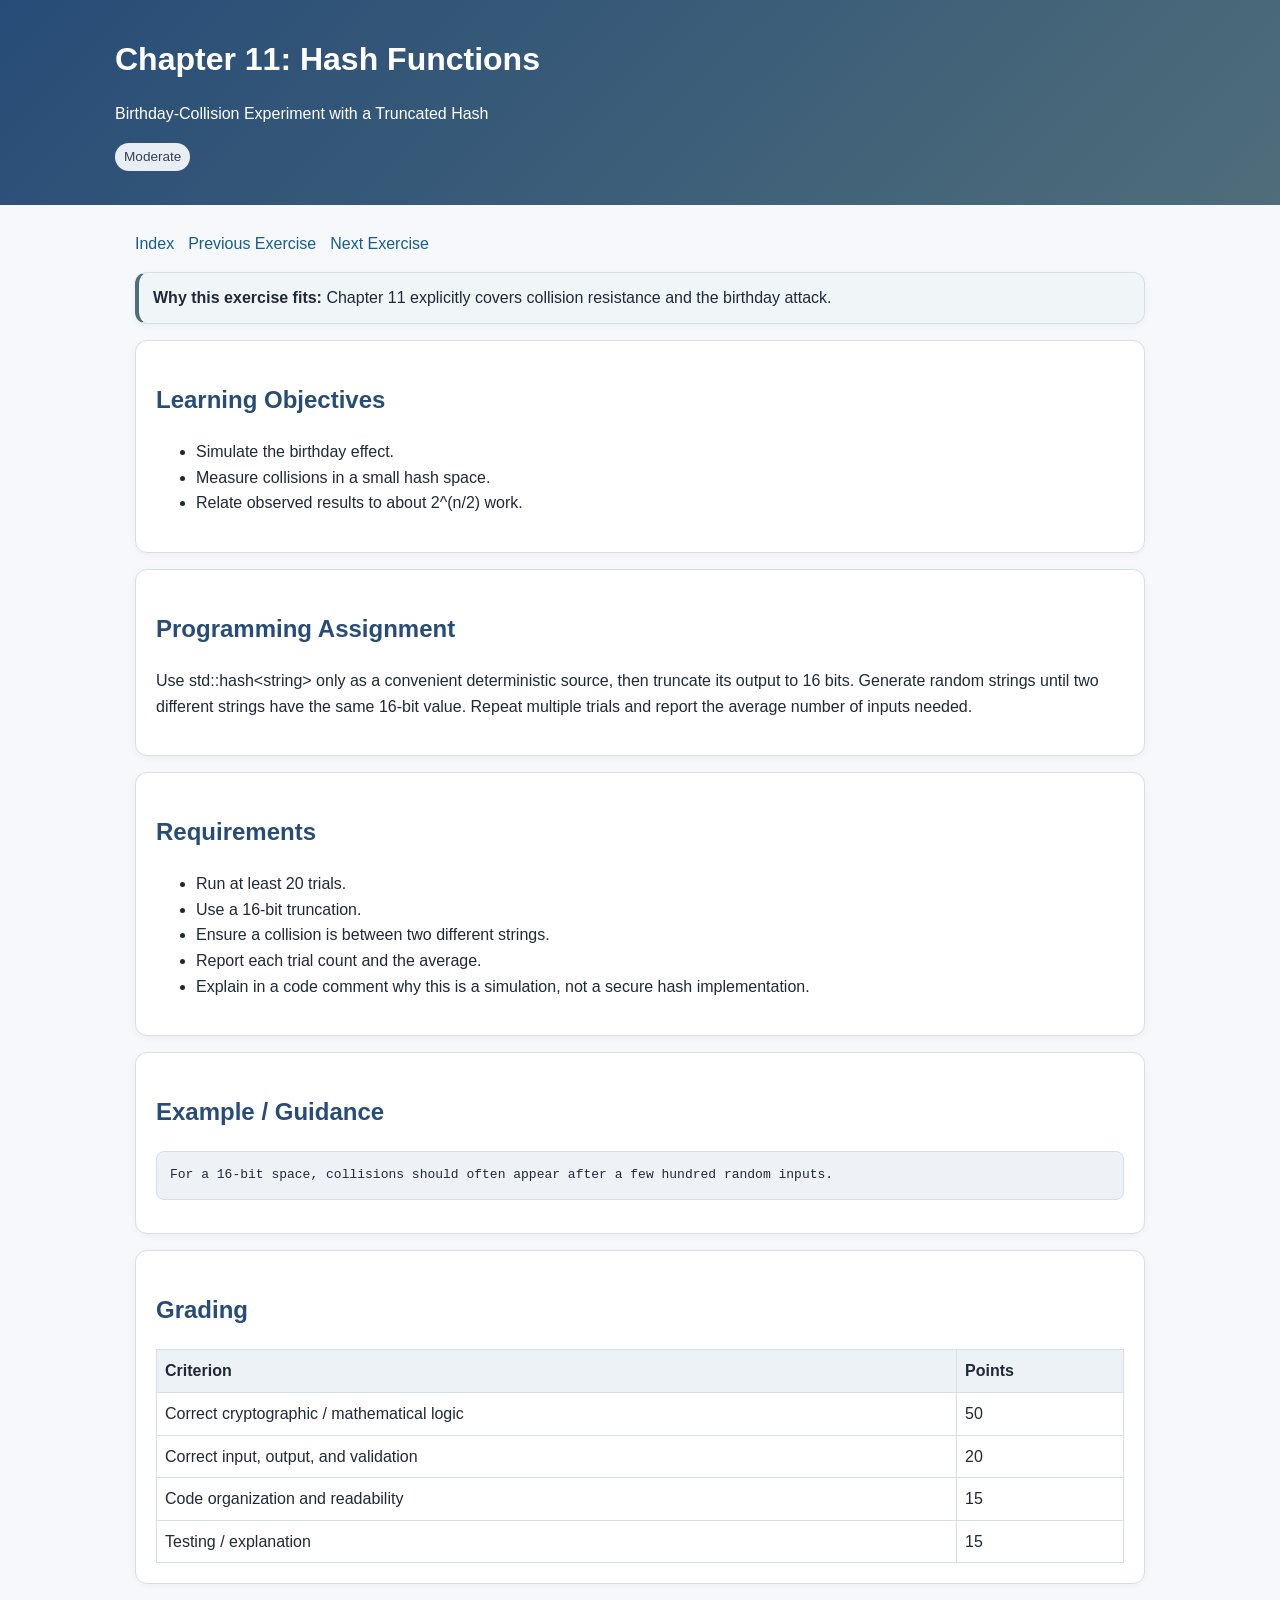
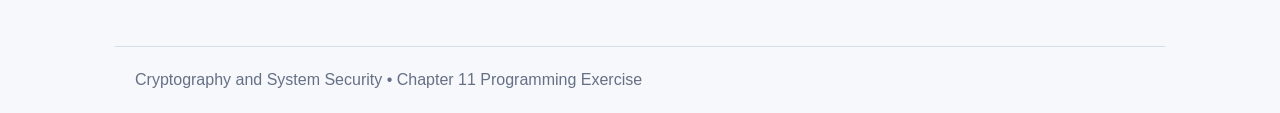
<file: assignments/chapter_11.html>
<!doctype html>
<html><head><meta charset="utf-8"><meta name="viewport" content="width=device-width,initial-scale=1">
<title>Chapter 11 Programming Exercise</title><link rel="stylesheet" href="../style.css"></head>
<body>
<header><div class="wrap">
<h1>Chapter 11: Hash Functions</h1>
<p>Birthday-Collision Experiment with a Truncated Hash</p>
<span class="badge">Moderate</span>
</div></header>
<main>
<nav><a href="../index.html">Index</a><a href="chapter_10.html">Previous Exercise</a><a href="chapter_13.html">Next Exercise</a></nav>
<div class="card note"><strong>Why this exercise fits:</strong> Chapter 11 explicitly covers collision resistance and the birthday attack.</div>
<div class="card"><h2>Learning Objectives</h2><ul><li>Simulate the birthday effect.</li><li>Measure collisions in a small hash space.</li><li>Relate observed results to about 2^(n/2) work.</li></ul></div>
<div class="card"><h2>Programming Assignment</h2><p>Use std::hash&lt;string&gt; only as a convenient deterministic source, then truncate its output to 16 bits. Generate random strings until two different strings have the same 16-bit value. Repeat multiple trials and report the average number of inputs needed.</p></div>
<div class="card"><h2>Requirements</h2><ul><li>Run at least 20 trials.</li><li>Use a 16-bit truncation.</li><li>Ensure a collision is between two different strings.</li><li>Report each trial count and the average.</li><li>Explain in a code comment why this is a simulation, not a secure hash implementation.</li></ul></div>
<div class="card"><h2>Example / Guidance</h2><pre>For a 16-bit space, collisions should often appear after a few hundred random inputs.</pre></div>
<div class="card"><h2>Grading</h2>
<table><tr><th>Criterion</th><th>Points</th></tr>
<tr><td>Correct cryptographic / mathematical logic</td><td>50</td></tr>
<tr><td>Correct input, output, and validation</td><td>20</td></tr>
<tr><td>Code organization and readability</td><td>15</td></tr>
<tr><td>Testing / explanation</td><td>15</td></tr></table>
</div>
</main><footer>Cryptography and System Security • Chapter 11 Programming Exercise</footer>
</body></html>
</file>
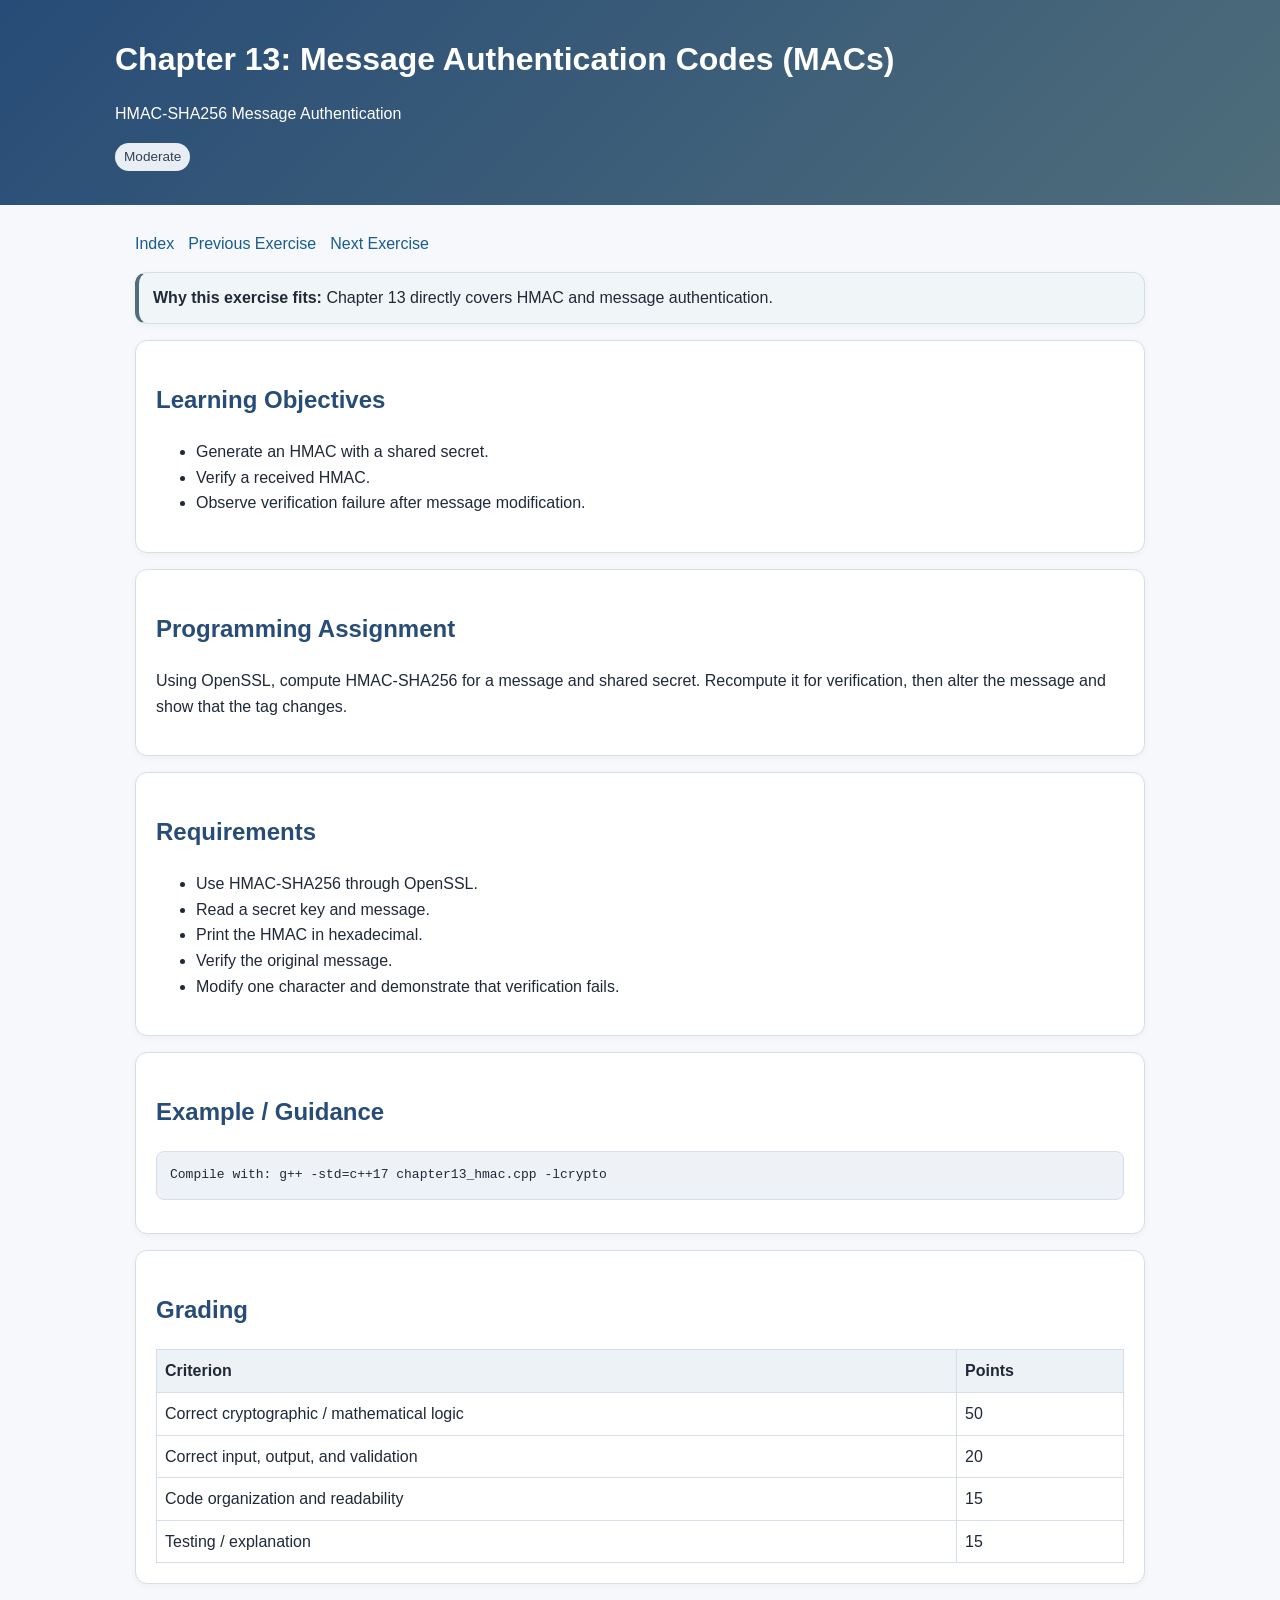
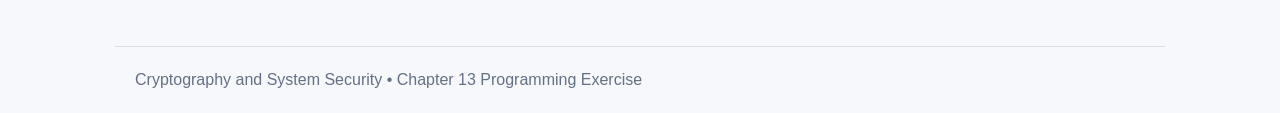
<file: assignments/chapter_13.html>
<!doctype html>
<html><head><meta charset="utf-8"><meta name="viewport" content="width=device-width,initial-scale=1">
<title>Chapter 13 Programming Exercise</title><link rel="stylesheet" href="../style.css"></head>
<body>
<header><div class="wrap">
<h1>Chapter 13: Message Authentication Codes (MACs)</h1>
<p>HMAC-SHA256 Message Authentication</p>
<span class="badge">Moderate</span>
</div></header>
<main>
<nav><a href="../index.html">Index</a><a href="chapter_11.html">Previous Exercise</a><a href="chapter_14.html">Next Exercise</a></nav>
<div class="card note"><strong>Why this exercise fits:</strong> Chapter 13 directly covers HMAC and message authentication.</div>
<div class="card"><h2>Learning Objectives</h2><ul><li>Generate an HMAC with a shared secret.</li><li>Verify a received HMAC.</li><li>Observe verification failure after message modification.</li></ul></div>
<div class="card"><h2>Programming Assignment</h2><p>Using OpenSSL, compute HMAC-SHA256 for a message and shared secret. Recompute it for verification, then alter the message and show that the tag changes.</p></div>
<div class="card"><h2>Requirements</h2><ul><li>Use HMAC-SHA256 through OpenSSL.</li><li>Read a secret key and message.</li><li>Print the HMAC in hexadecimal.</li><li>Verify the original message.</li><li>Modify one character and demonstrate that verification fails.</li></ul></div>
<div class="card"><h2>Example / Guidance</h2><pre>Compile with: g++ -std=c++17 chapter13_hmac.cpp -lcrypto</pre></div>
<div class="card"><h2>Grading</h2>
<table><tr><th>Criterion</th><th>Points</th></tr>
<tr><td>Correct cryptographic / mathematical logic</td><td>50</td></tr>
<tr><td>Correct input, output, and validation</td><td>20</td></tr>
<tr><td>Code organization and readability</td><td>15</td></tr>
<tr><td>Testing / explanation</td><td>15</td></tr></table>
</div>
</main><footer>Cryptography and System Security • Chapter 13 Programming Exercise</footer>
</body></html>
</file>
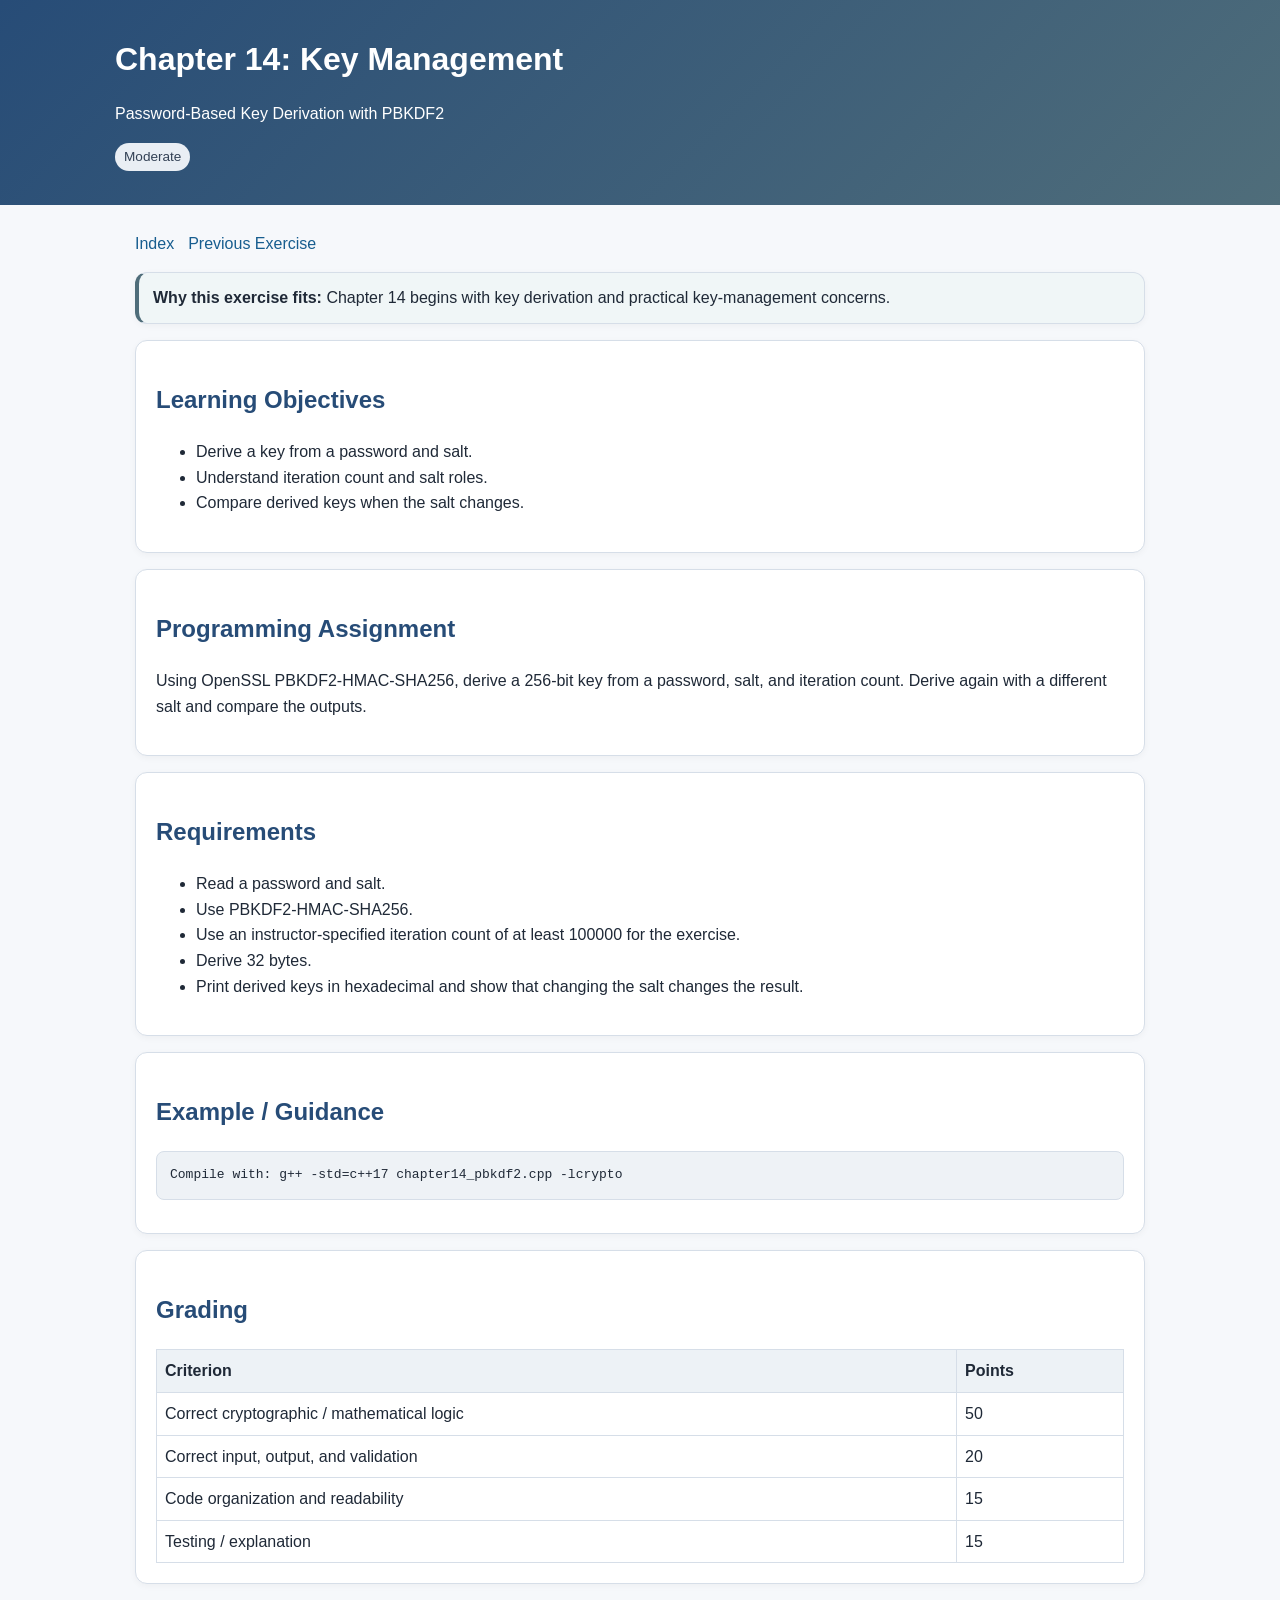
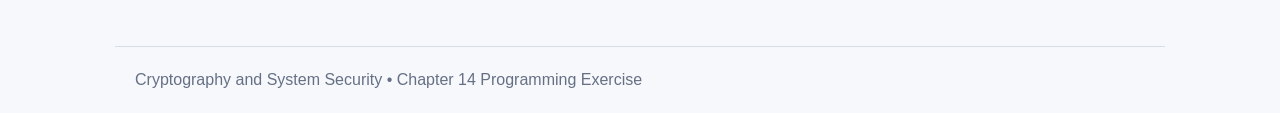
<file: assignments/chapter_14.html>
<!doctype html>
<html><head><meta charset="utf-8"><meta name="viewport" content="width=device-width,initial-scale=1">
<title>Chapter 14 Programming Exercise</title><link rel="stylesheet" href="../style.css"></head>
<body>
<header><div class="wrap">
<h1>Chapter 14: Key Management</h1>
<p>Password-Based Key Derivation with PBKDF2</p>
<span class="badge">Moderate</span>
</div></header>
<main>
<nav><a href="../index.html">Index</a><a href="chapter_13.html">Previous Exercise</a></nav>
<div class="card note"><strong>Why this exercise fits:</strong> Chapter 14 begins with key derivation and practical key-management concerns.</div>
<div class="card"><h2>Learning Objectives</h2><ul><li>Derive a key from a password and salt.</li><li>Understand iteration count and salt roles.</li><li>Compare derived keys when the salt changes.</li></ul></div>
<div class="card"><h2>Programming Assignment</h2><p>Using OpenSSL PBKDF2-HMAC-SHA256, derive a 256-bit key from a password, salt, and iteration count. Derive again with a different salt and compare the outputs.</p></div>
<div class="card"><h2>Requirements</h2><ul><li>Read a password and salt.</li><li>Use PBKDF2-HMAC-SHA256.</li><li>Use an instructor-specified iteration count of at least 100000 for the exercise.</li><li>Derive 32 bytes.</li><li>Print derived keys in hexadecimal and show that changing the salt changes the result.</li></ul></div>
<div class="card"><h2>Example / Guidance</h2><pre>Compile with: g++ -std=c++17 chapter14_pbkdf2.cpp -lcrypto</pre></div>
<div class="card"><h2>Grading</h2>
<table><tr><th>Criterion</th><th>Points</th></tr>
<tr><td>Correct cryptographic / mathematical logic</td><td>50</td></tr>
<tr><td>Correct input, output, and validation</td><td>20</td></tr>
<tr><td>Code organization and readability</td><td>15</td></tr>
<tr><td>Testing / explanation</td><td>15</td></tr></table>
</div>
</main><footer>Cryptography and System Security • Chapter 14 Programming Exercise</footer>
</body></html>
</file>
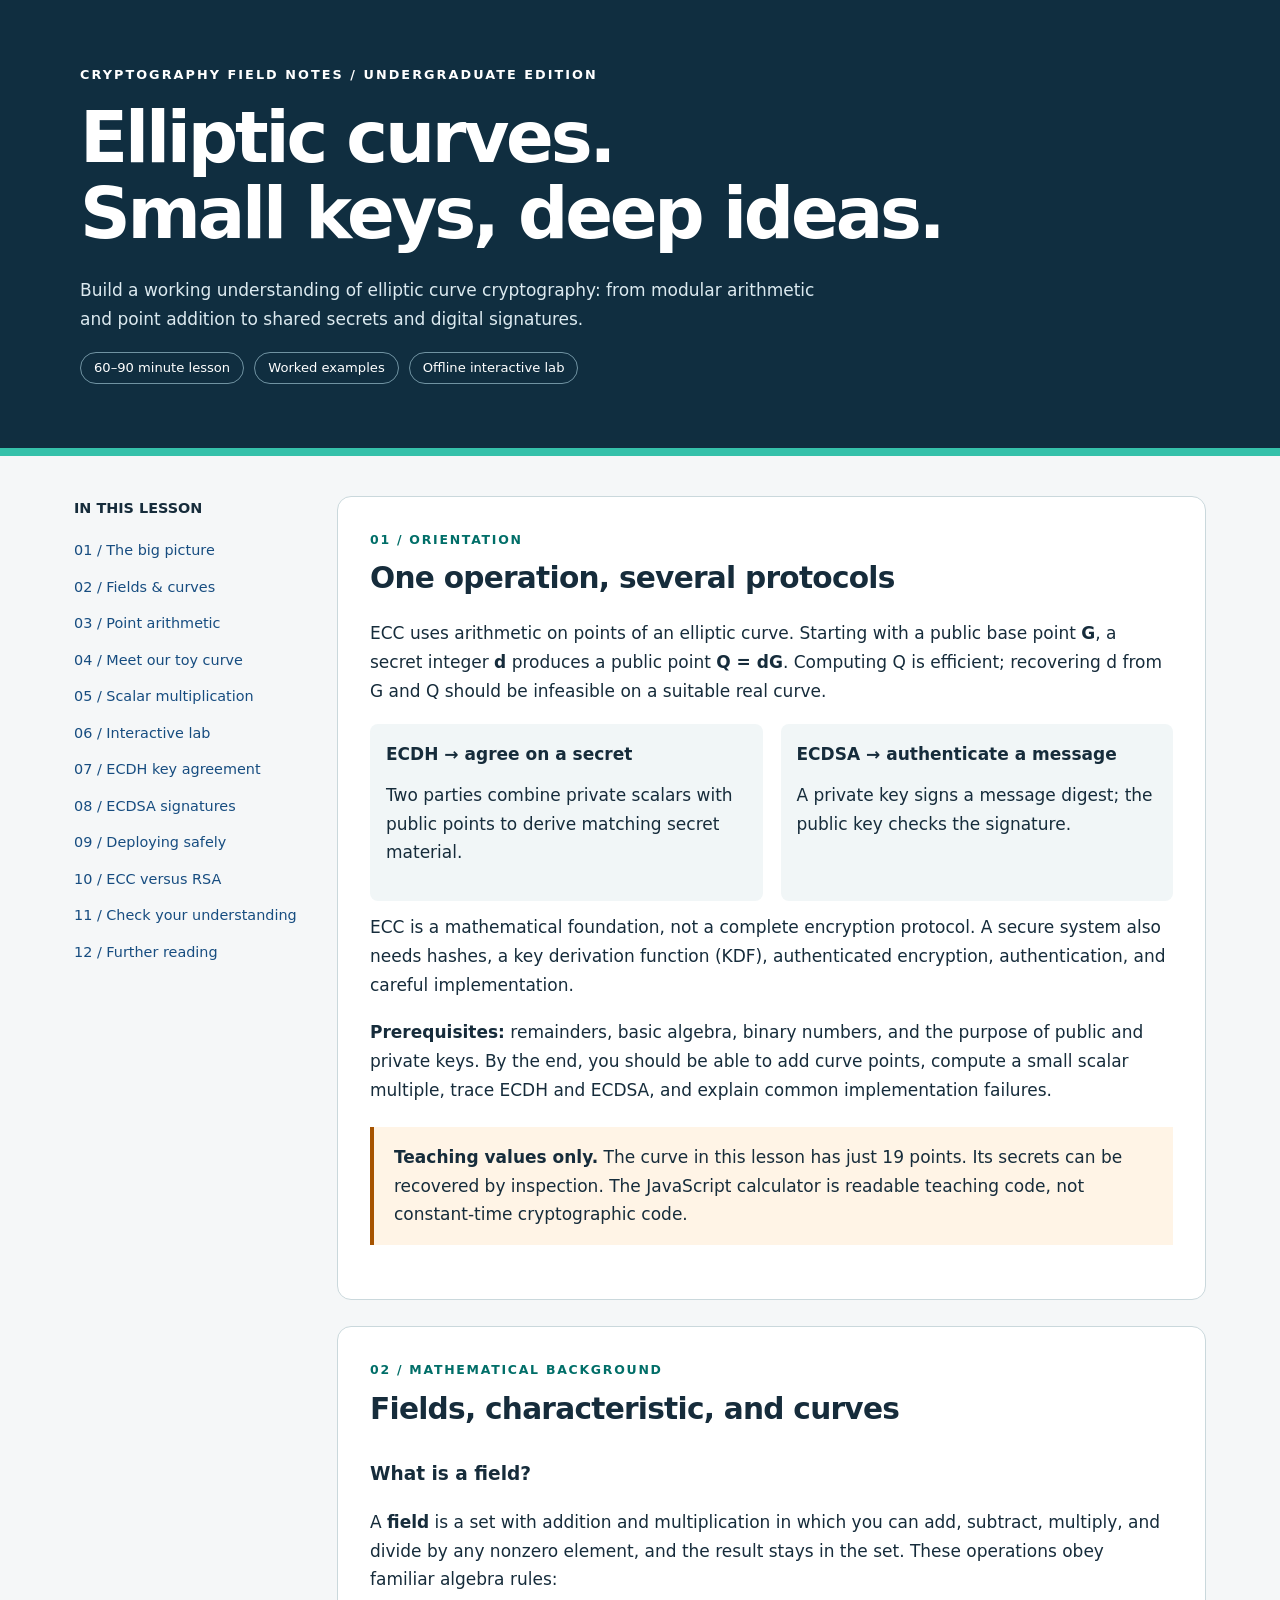
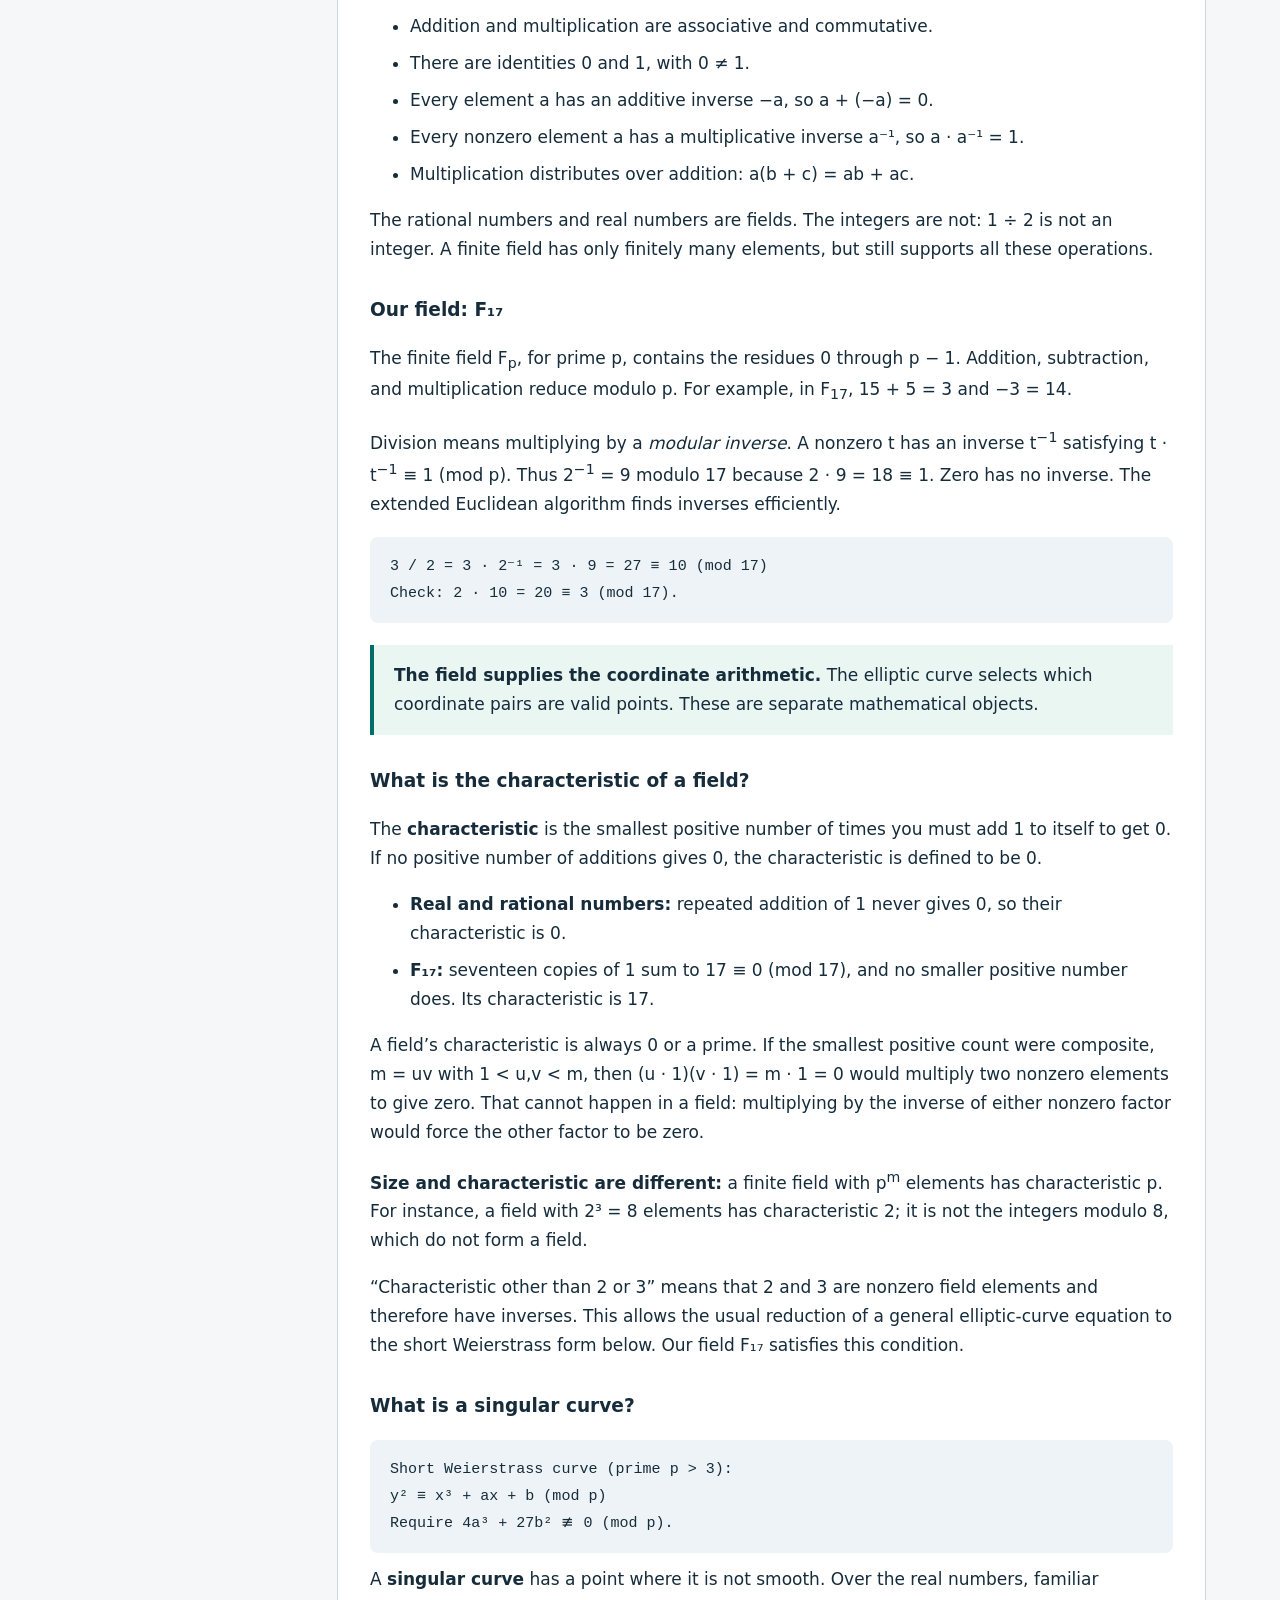
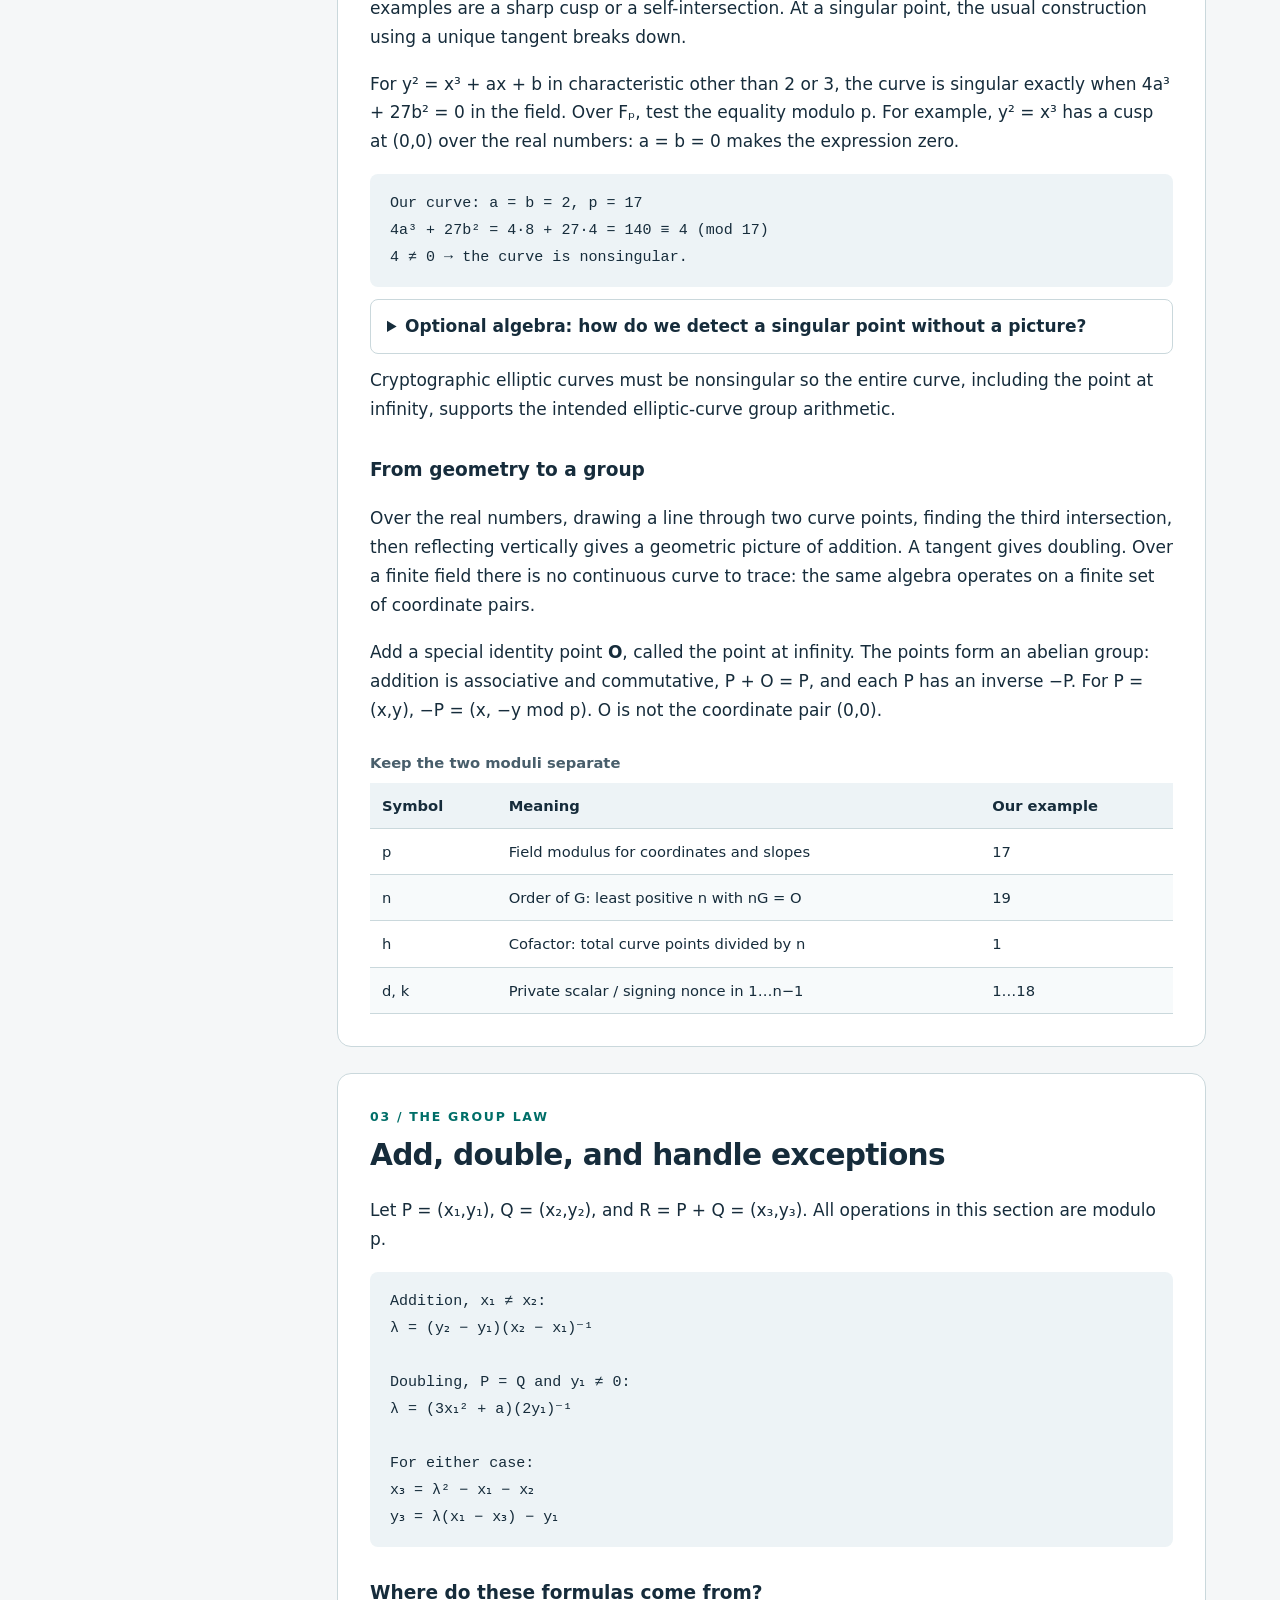
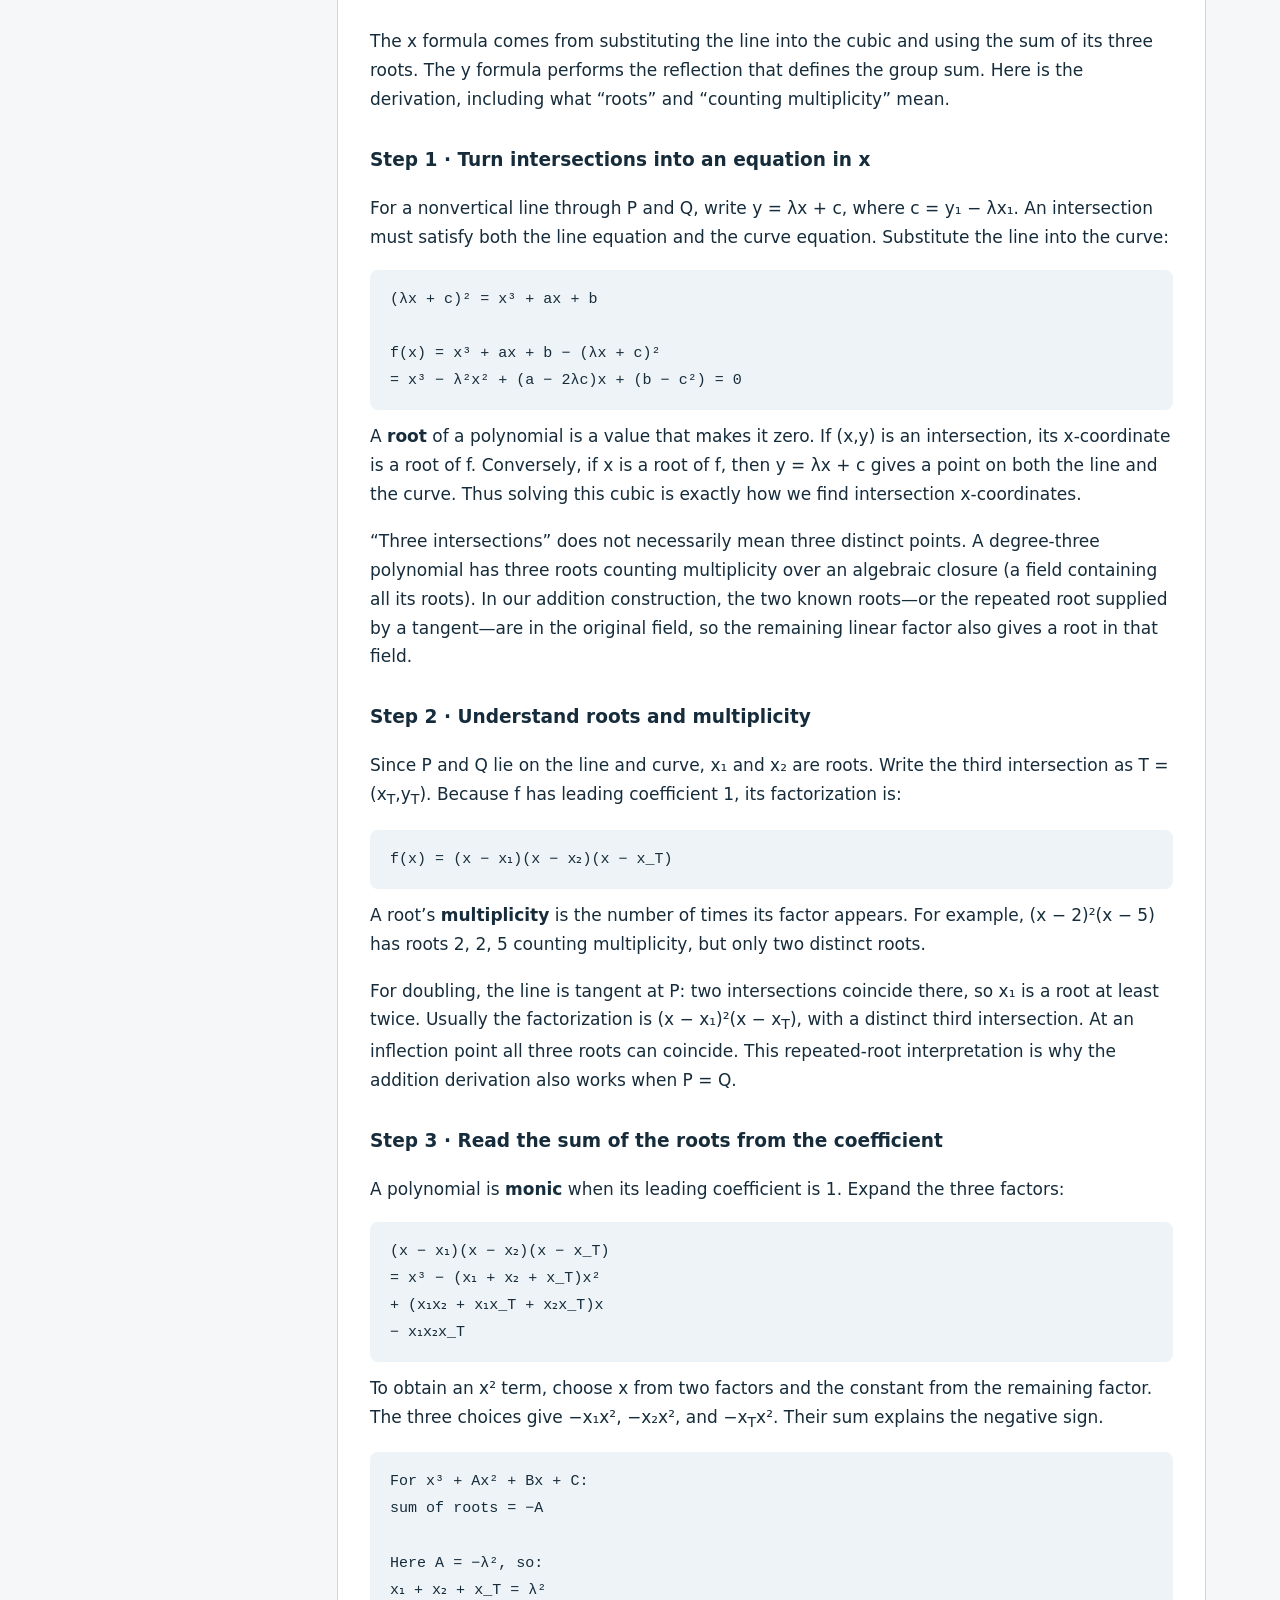
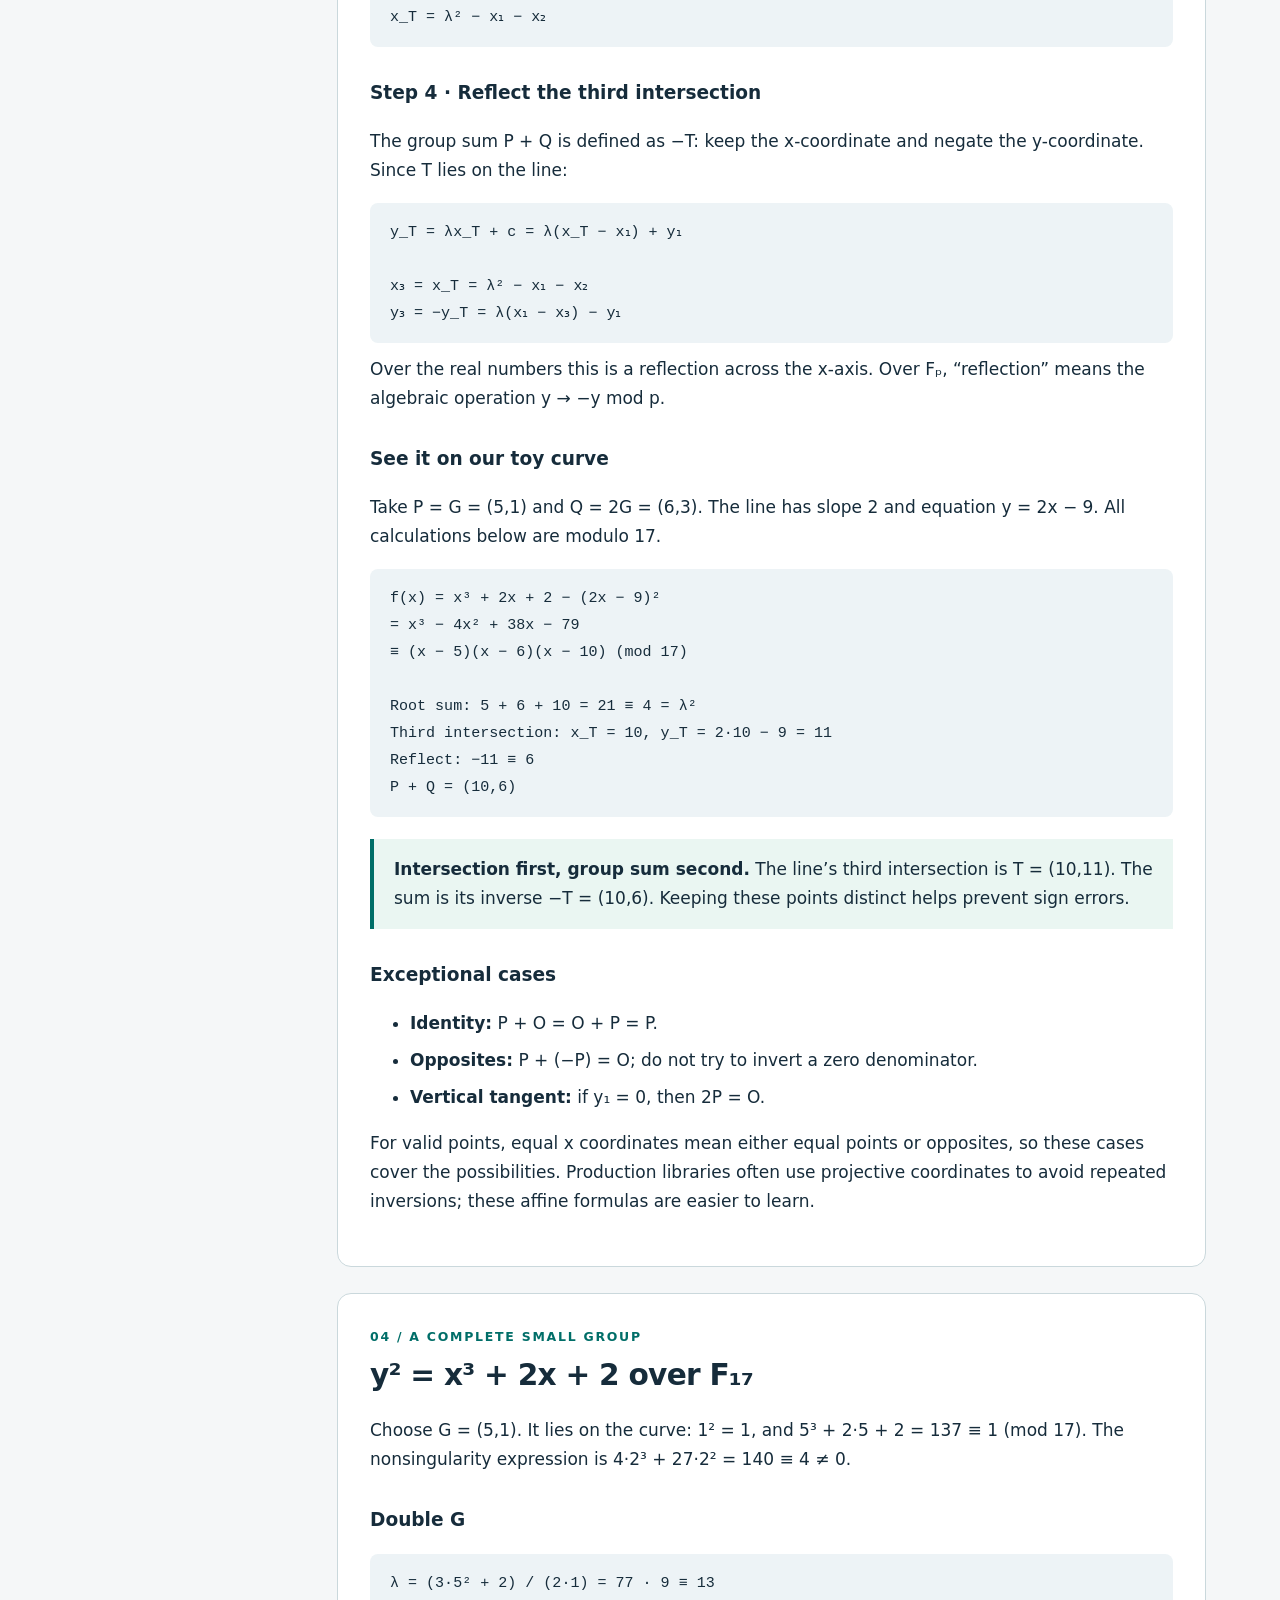
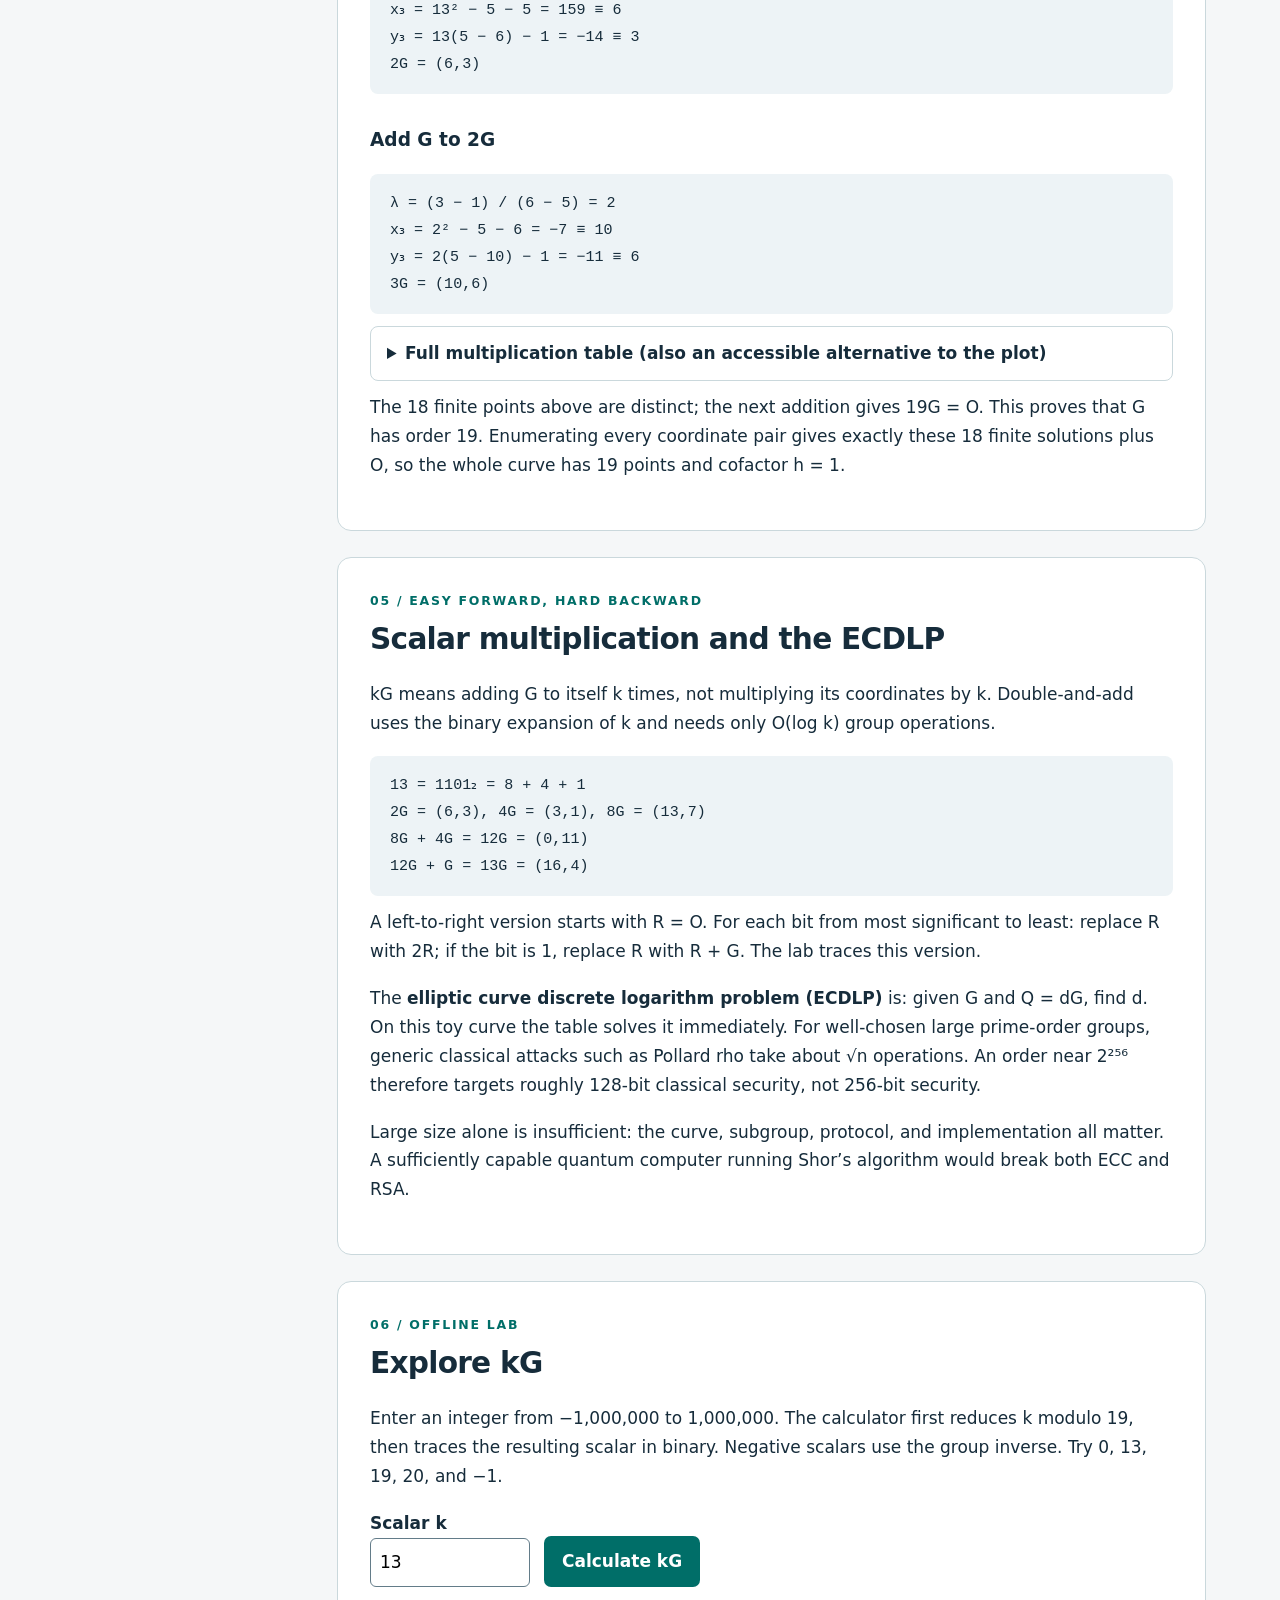
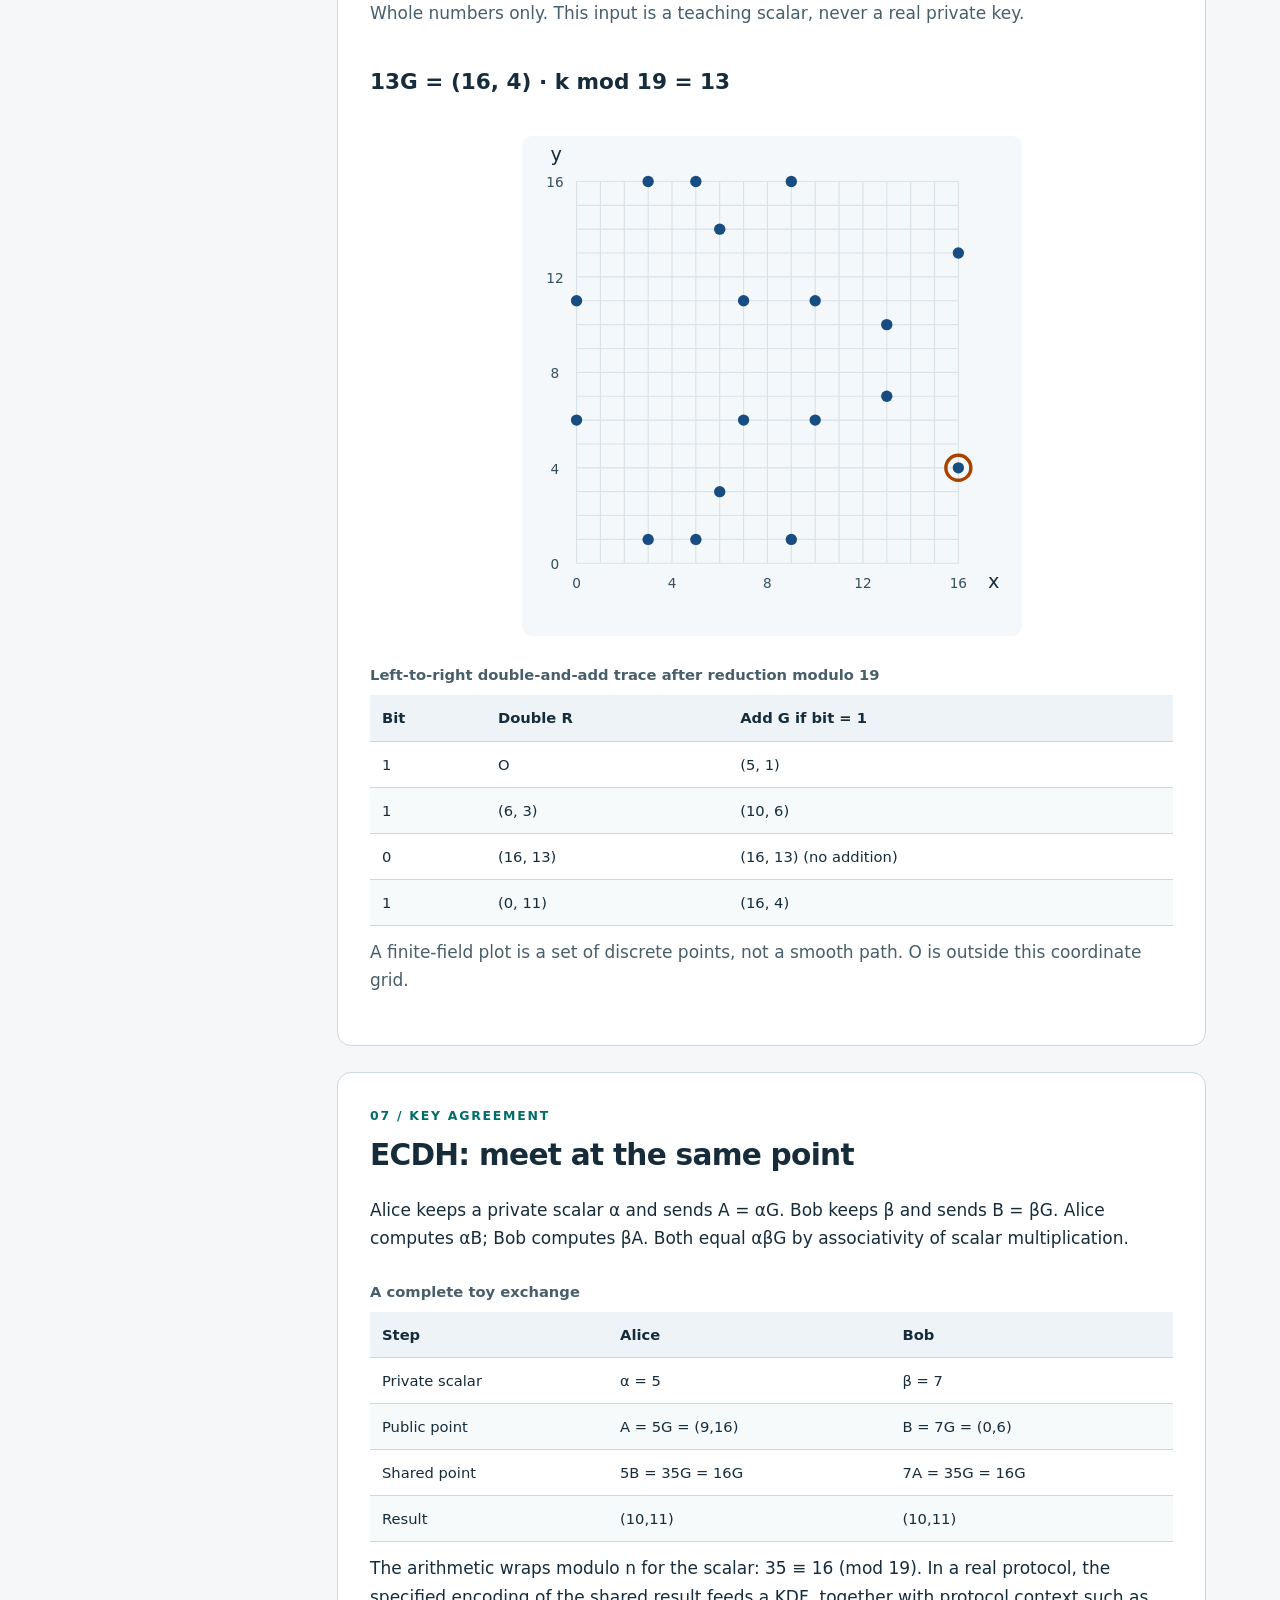
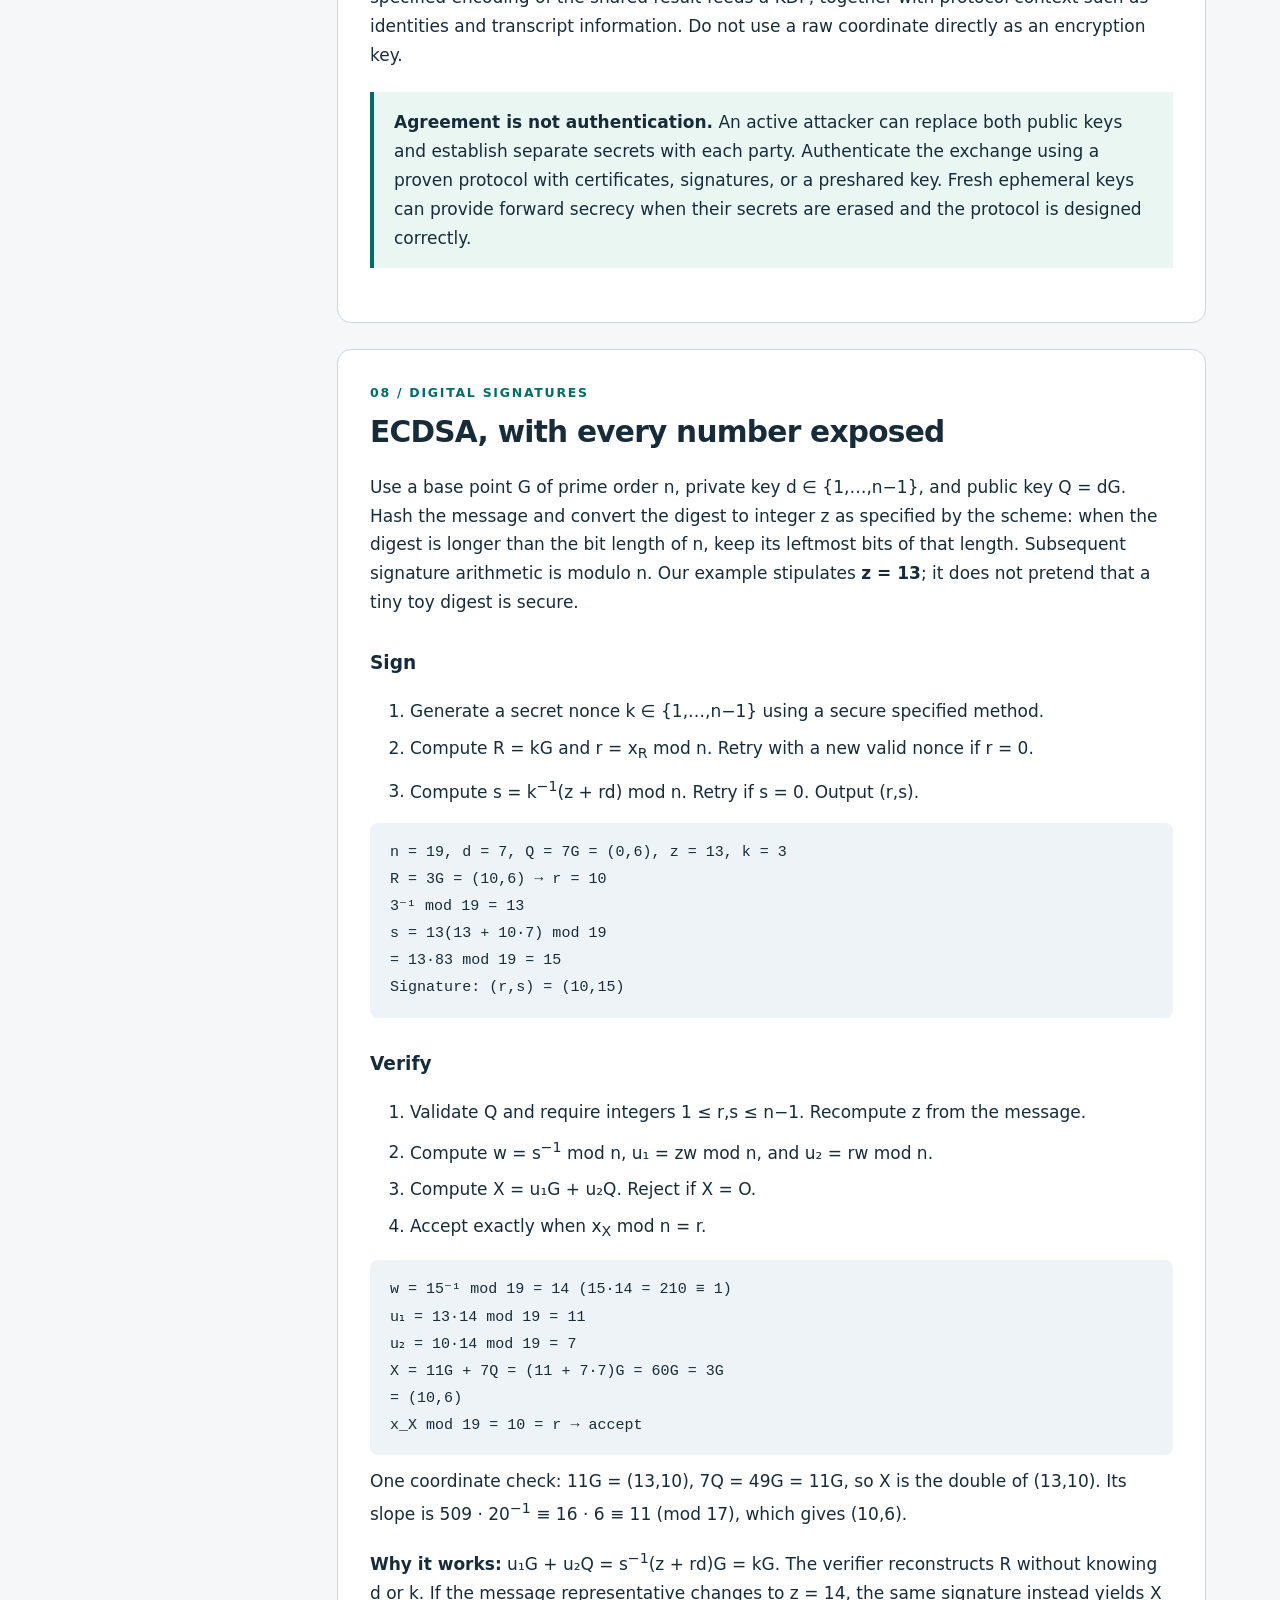
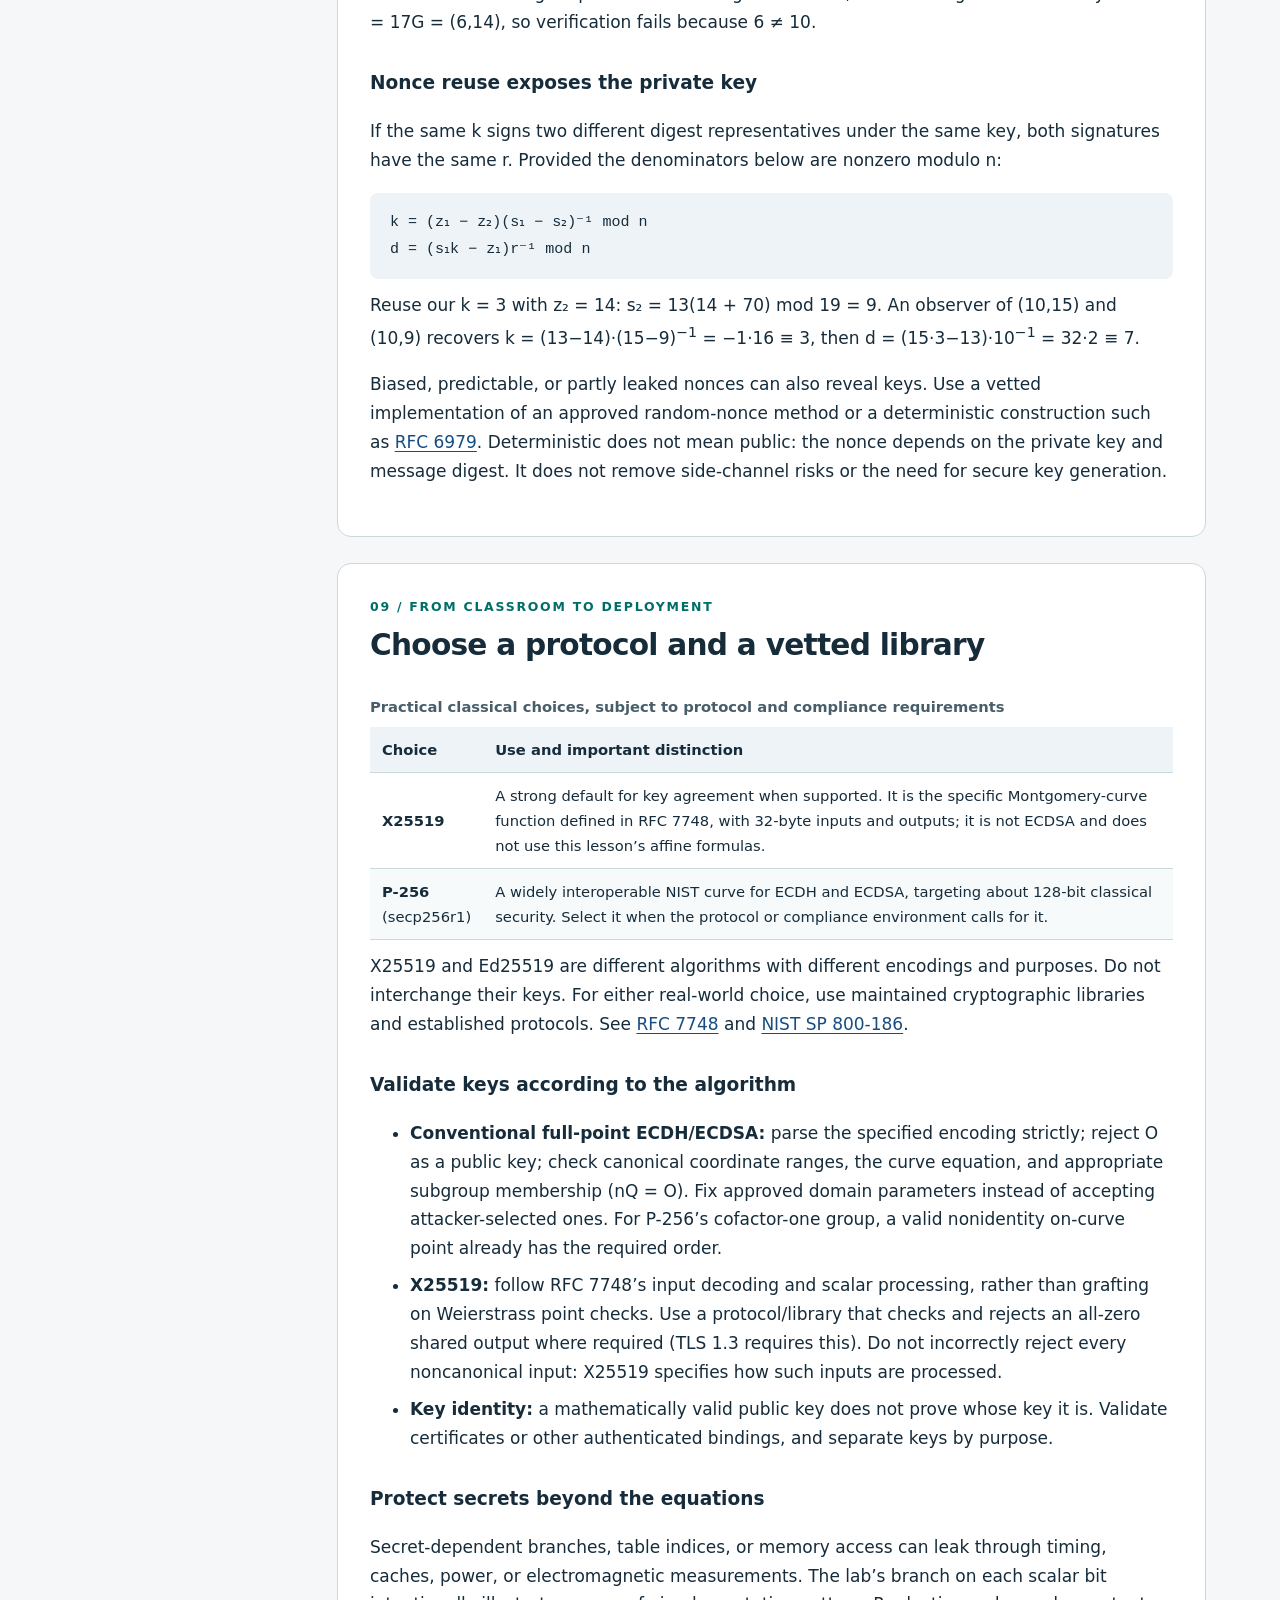
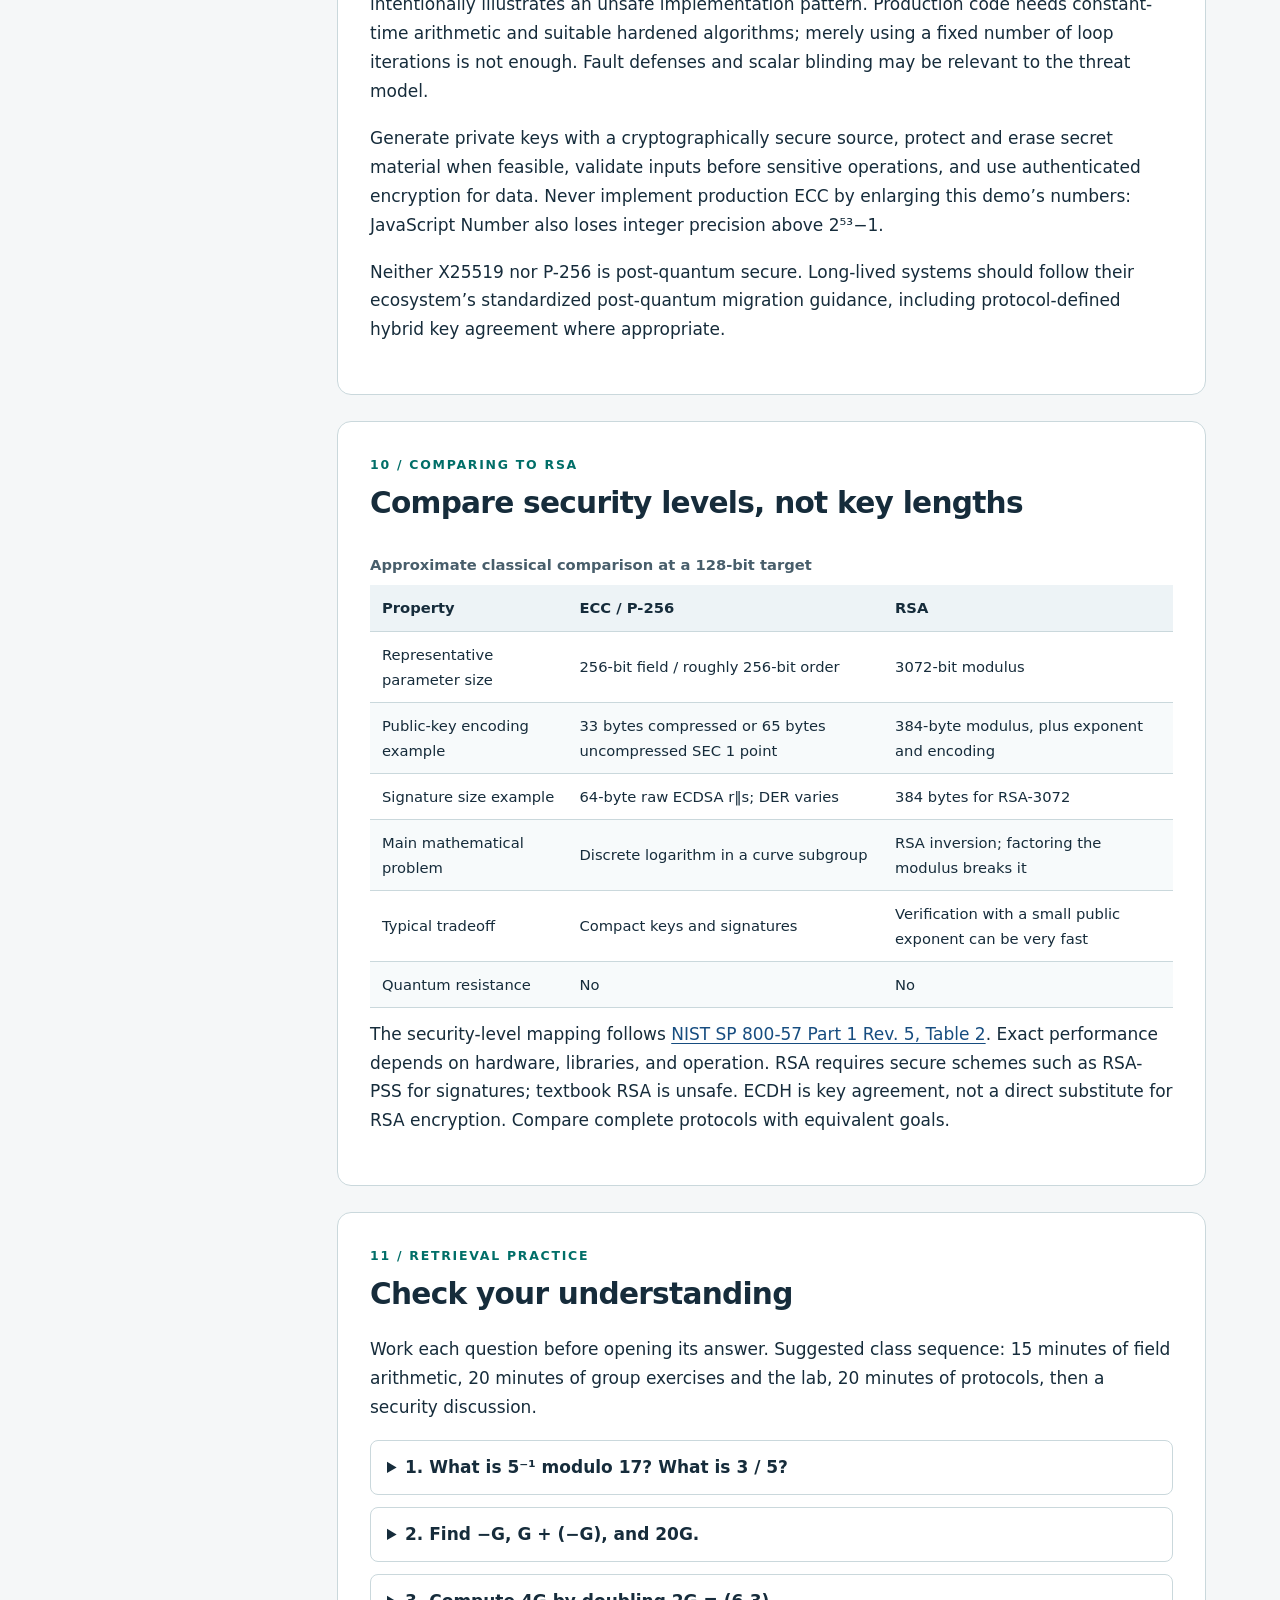
<file: handouts/ecc-tutorial.html>
<!doctype html>
<html lang="en"><head><meta charset="utf-8"><meta name="viewport" content="width=device-width, initial-scale=1"><meta name="description" content="An undergraduate ECC lesson with verified examples and an offline scalar multiplication laboratory."><title>ECC • From points to protocols</title>
<style>
:root{color-scheme:light;--ink:#162c3b;--muted:#485e6b;--paper:#f5f7f8;--accent:#006e68;--line:#cad8dc;--blue:#174d80}*{box-sizing:border-box}body{margin:0;background:var(--paper);color:var(--ink);font:17px/1.7 system-ui,-apple-system,Segoe UI,sans-serif}a{color:var(--blue);text-underline-offset:3px}a:hover{text-decoration-thickness:3px}a:focus-visible,button:focus-visible,input:focus-visible,summary:focus-visible{outline:3px solid #ba4800;outline-offset:4px}.skip{position:absolute;left:12px;top:-100px;background:white;padding:12px;z-index:9}.skip:focus{top:12px}header{background:#102e40;color:white;padding:64px max(24px,calc((100vw - 1120px)/2));border-bottom:8px solid #35c1aa}header p{max-width:760px;color:#dceaf0}h1{font-size:clamp(2.5rem,6vw,4.4rem);line-height:1.08;letter-spacing:-.045em;margin:14px 0 24px}h2{font-size:1.85rem;line-height:1.25;margin:0 0 22px;letter-spacing:-.025em}h3{font-size:1.16rem;margin-top:30px}p{margin:12px 0 18px}.eyebrow{font-size:.8rem;letter-spacing:.16em;text-transform:uppercase;font-weight:750}.tags{display:flex;flex-wrap:wrap;gap:10px}.tags span{border:1px solid #7093a2;border-radius:30px;padding:4px 13px;font-size:.82rem}.layout{max-width:1180px;margin:auto;display:grid;grid-template-columns:225px minmax(0,1fr);gap:38px;padding:40px 24px}nav{position:sticky;top:22px;align-self:start;font-size:.9rem}nav a{display:block;padding:6px 0;text-decoration:none}nav strong{display:block;margin-bottom:12px}section{background:white;border:1px solid var(--line);border-radius:14px;padding:32px;margin-bottom:26px;scroll-margin-top:20px}.number{color:var(--accent);font-size:.78rem;letter-spacing:.14em;font-weight:800;margin-bottom:10px}.callout{background:#eaf6f2;border-left:4px solid var(--accent);padding:16px 20px;margin:22px 0}.warning{background:#fff4e6;border-color:#a65300}.math{font-family:ui-monospace,Consolas,monospace;background:#edf3f6;padding:16px 20px;border-radius:8px;overflow-x:auto;line-height:1.8;font-size:.94rem}code{font-family:ui-monospace,Consolas,monospace;font-size:.92em}table{border-collapse:collapse;width:100%;font-size:.92rem}caption{text-align:left;color:var(--muted);margin:8px 0;font-weight:600}th,td{padding:10px 12px;border-bottom:1px solid var(--line);text-align:left}th{background:#edf3f6}tbody tr:nth-child(even){background:#f7fafb}.scroll{overflow-x:auto}li{margin:8px 0}small,.muted{color:var(--muted)}details{border:1px solid var(--line);border-radius:8px;padding:12px 16px;margin:12px 0}summary{cursor:pointer;font-weight:650}button{background:var(--accent);color:white;border:0;border-radius:7px;padding:11px 18px;font:inherit;font-weight:650;cursor:pointer;min-height:44px}button:hover{background:#004e49}input{font:inherit;width:160px;max-width:100%;padding:9px;border:1px solid #637c89;border-radius:6px}label{font-weight:650;display:block}form{display:flex;align-items:end;flex-wrap:wrap;gap:14px}.result{font-size:1.35rem;font-weight:750;padding:18px 0}.error{color:#a52616;font-weight:600}svg{width:100%;max-width:500px;display:block;margin:18px auto;background:#f5f8fa;border-radius:10px}.two{display:grid;grid-template-columns:1fr 1fr;gap:18px}.two>div{padding:16px;background:#f1f6f7;border-radius:8px}footer{max-width:1180px;margin:auto;padding:10px 24px 48px;font-size:.85rem;color:var(--muted)}@media(max-width:860px){.layout{display:block}nav{position:static;margin-bottom:25px;columns:2}nav strong{column-span:all}section{padding:24px}}@media(max-width:500px){.two{grid-template-columns:1fr}section{padding:20px}.layout{padding:24px 12px}th,td{padding:8px}header{padding:40px 24px}}@media print{body{font-size:11pt;background:white}header{background:white;color:black;padding:20px 0;border-bottom:2px solid black}header p{color:black}nav,.skip,form,.print-hide{display:none}.layout{display:block;padding:0}section{border:0;padding:18px 0;break-inside:auto}h2,h3{break-after:avoid}details{break-inside:avoid}details>*{display:block}footer{padding:12px 0}a{color:inherit}.tags span{border-color:#777}}
</style></head><body><a class="skip" href="#main">Skip to lesson</a>
<header><div class="eyebrow">Cryptography field notes / Undergraduate edition</div><h1>Elliptic curves.<br>Small keys, deep ideas.</h1><p>Build a working understanding of elliptic curve cryptography: from modular arithmetic and point addition to shared secrets and digital signatures.</p><div class="tags"><span>60–90 minute lesson</span><span>Worked examples</span><span>Offline interactive lab</span></div></header>
<div class="layout"><nav aria-label="Contents"><strong>IN THIS LESSON</strong><a href="#start">01 / The big picture</a><a href="#field">02 / Fields &amp; curves</a><a href="#addition">03 / Point arithmetic</a><a href="#toy">04 / Meet our toy curve</a><a href="#scalar">05 / Scalar multiplication</a><a href="#lab">06 / Interactive lab</a><a href="#ecdh">07 / ECDH key agreement</a><a href="#ecdsa">08 / ECDSA signatures</a><a href="#safe">09 / Deploying safely</a><a href="#rsa">10 / ECC versus RSA</a><a href="#quiz">11 / Check your understanding</a><a href="#sources">12 / Further reading</a></nav>
<main id="main">
<section id="start"><div class="number">01 / ORIENTATION</div><h2>One operation, several protocols</h2><p>ECC uses arithmetic on points of an elliptic curve. Starting with a public base point <strong>G</strong>, a secret integer <strong>d</strong> produces a public point <strong>Q = dG</strong>. Computing Q is efficient; recovering d from G and Q should be infeasible on a suitable real curve.</p><div class="two"><div><strong>ECDH → agree on a secret</strong><p>Two parties combine private scalars with public points to derive matching secret material.</p></div><div><strong>ECDSA → authenticate a message</strong><p>A private key signs a message digest; the public key checks the signature.</p></div></div><p>ECC is a mathematical foundation, not a complete encryption protocol. A secure system also needs hashes, a key derivation function (KDF), authenticated encryption, authentication, and careful implementation.</p><p><strong>Prerequisites:</strong> remainders, basic algebra, binary numbers, and the purpose of public and private keys. By the end, you should be able to add curve points, compute a small scalar multiple, trace ECDH and ECDSA, and explain common implementation failures.</p><div class="callout warning"><strong>Teaching values only.</strong> The curve in this lesson has just 19 points. Its secrets can be recovered by inspection. The JavaScript calculator is readable teaching code, not constant-time cryptographic code.</div></section>
<section id="field"><div class="number">02 / MATHEMATICAL BACKGROUND</div><h2>Fields, characteristic, and curves</h2>
<h3>What is a field?</h3>
<p>A <strong>field</strong> is a set with addition and multiplication in which you can add, subtract, multiply, and divide by any nonzero element, and the result stays in the set. These operations obey familiar algebra rules:</p>
<ul><li>Addition and multiplication are associative and commutative.</li><li>There are identities 0 and 1, with 0 ≠ 1.</li><li>Every element a has an additive inverse −a, so a + (−a) = 0.</li><li>Every nonzero element a has a multiplicative inverse a⁻¹, so a · a⁻¹ = 1.</li><li>Multiplication distributes over addition: a(b + c) = ab + ac.</li></ul>
<p>The rational numbers and real numbers are fields. The integers are not: 1 ÷ 2 is not an integer. A finite field has only finitely many elements, but still supports all these operations.</p>
<h3>Our field: F₁₇</h3><p>The finite field F<sub>p</sub>, for prime p, contains the residues 0 through p − 1. Addition, subtraction, and multiplication reduce modulo p. For example, in F<sub>17</sub>, 15 + 5 = 3 and −3 = 14.</p><p>Division means multiplying by a <em>modular inverse</em>. A nonzero t has an inverse t<sup>−1</sup> satisfying t · t<sup>−1</sup> ≡ 1 (mod p). Thus 2<sup>−1</sup> = 9 modulo 17 because 2 · 9 = 18 ≡ 1. Zero has no inverse. The extended Euclidean algorithm finds inverses efficiently.</p>
<div class="math">3 / 2 = 3 · 2⁻¹ = 3 · 9 = 27 ≡ 10 (mod 17)<br>Check: 2 · 10 = 20 ≡ 3 (mod 17).</div>
<div class="callout"><strong>The field supplies the coordinate arithmetic.</strong> The elliptic curve selects which coordinate pairs are valid points. These are separate mathematical objects.</div>
<h3>What is the characteristic of a field?</h3>
<p>The <strong>characteristic</strong> is the smallest positive number of times you must add 1 to itself to get 0. If no positive number of additions gives 0, the characteristic is defined to be 0.</p>
<ul><li><strong>Real and rational numbers:</strong> repeated addition of 1 never gives 0, so their characteristic is 0.</li><li><strong>F₁₇:</strong> seventeen copies of 1 sum to 17 ≡ 0 (mod 17), and no smaller positive number does. Its characteristic is 17.</li></ul>
<p>A field’s characteristic is always 0 or a prime. If the smallest positive count were composite, m = uv with 1 &lt; u,v &lt; m, then (u · 1)(v · 1) = m · 1 = 0 would multiply two nonzero elements to give zero. That cannot happen in a field: multiplying by the inverse of either nonzero factor would force the other factor to be zero.</p>
<p><strong>Size and characteristic are different:</strong> a finite field with p<sup>m</sup> elements has characteristic p. For instance, a field with 2³ = 8 elements has characteristic 2; it is not the integers modulo 8, which do not form a field.</p>
<p>“Characteristic other than 2 or 3” means that 2 and 3 are nonzero field elements and therefore have inverses. This allows the usual reduction of a general elliptic-curve equation to the short Weierstrass form below. Our field F₁₇ satisfies this condition.</p>
<h3>What is a singular curve?</h3><div class="math">Short Weierstrass curve (prime p &gt; 3):<br>y² ≡ x³ + ax + b (mod p)<br>Require 4a³ + 27b² ≢ 0 (mod p).</div><p>A <strong>singular curve</strong> has a point where it is not smooth. Over the real numbers, familiar examples are a sharp cusp or a self-intersection. At a singular point, the usual construction using a unique tangent breaks down.</p>
<p>For y² = x³ + ax + b in characteristic other than 2 or 3, the curve is singular exactly when 4a³ + 27b² = 0 in the field. Over Fₚ, test the equality modulo p. For example, y² = x³ has a cusp at (0,0) over the real numbers: a = b = 0 makes the expression zero.</p>
<div class="math">Our curve: a = b = 2, p = 17<br>4a³ + 27b² = 4·8 + 27·4 = 140 ≡ 4 (mod 17)<br>4 ≠ 0 → the curve is nonsingular.</div>
<details><summary>Optional algebra: how do we detect a singular point without a picture?</summary><p>Write F(x,y) = y² − x³ − ax − b. An affine point is singular when F = 0 and both partial derivatives vanish there: ∂F/∂x = −3x² − a = 0 and ∂F/∂y = 2y = 0. This definition works over finite fields too, where a smooth visual curve is unavailable. Eliminating x and y gives the condition 4a³ + 27b² = 0. Equivalently, the discriminant Δ = −16(4a³ + 27b²) vanishes. The point at infinity of this Weierstrass model is nonsingular.</p></details>
<p>Cryptographic elliptic curves must be nonsingular so the entire curve, including the point at infinity, supports the intended elliptic-curve group arithmetic.</p>
<h3>From geometry to a group</h3><p>Over the real numbers, drawing a line through two curve points, finding the third intersection, then reflecting vertically gives a geometric picture of addition. A tangent gives doubling. Over a finite field there is no continuous curve to trace: the same algebra operates on a finite set of coordinate pairs.</p><p>Add a special identity point <strong>O</strong>, called the point at infinity. The points form an abelian group: addition is associative and commutative, P + O = P, and each P has an inverse −P. For P = (x,y), −P = (x, −y mod p). O is not the coordinate pair (0,0).</p><div class="scroll"><table><caption>Keep the two moduli separate</caption><thead><tr><th>Symbol</th><th>Meaning</th><th>Our example</th></tr></thead><tbody><tr><td>p</td><td>Field modulus for coordinates and slopes</td><td>17</td></tr><tr><td>n</td><td>Order of G: least positive n with nG = O</td><td>19</td></tr><tr><td>h</td><td>Cofactor: total curve points divided by n</td><td>1</td></tr><tr><td>d, k</td><td>Private scalar / signing nonce in 1…n−1</td><td>1…18</td></tr></tbody></table></div></section>
<section id="addition"><div class="number">03 / THE GROUP LAW</div><h2>Add, double, and handle exceptions</h2><p>Let P = (x₁,y₁), Q = (x₂,y₂), and R = P + Q = (x₃,y₃). All operations in this section are modulo p.</p><div class="math">Addition, x₁ ≠ x₂:<br>λ = (y₂ − y₁)(x₂ − x₁)⁻¹<br><br>Doubling, P = Q and y₁ ≠ 0:<br>λ = (3x₁² + a)(2y₁)⁻¹<br><br>For either case:<br>x₃ = λ² − x₁ − x₂<br>y₃ = λ(x₁ − x₃) − y₁</div><h3>Where do these formulas come from?</h3>
<p>The x formula comes from substituting the line into the cubic and using the sum of its three roots. The y formula performs the reflection that defines the group sum. Here is the derivation, including what “roots” and “counting multiplicity” mean.</p>
<h3>Step 1 · Turn intersections into an equation in x</h3>
<p>For a nonvertical line through P and Q, write y = λx + c, where c = y₁ − λx₁. An intersection must satisfy both the line equation and the curve equation. Substitute the line into the curve:</p>
<div class="math">(λx + c)² = x³ + ax + b<br><br>f(x) = x³ + ax + b − (λx + c)²<br>     = x³ − λ²x² + (a − 2λc)x + (b − c²) = 0</div>
<p>A <strong>root</strong> of a polynomial is a value that makes it zero. If (x,y) is an intersection, its x-coordinate is a root of f. Conversely, if x is a root of f, then y = λx + c gives a point on both the line and the curve. Thus solving this cubic is exactly how we find intersection x-coordinates.</p>
<p>“Three intersections” does not necessarily mean three distinct points. A degree-three polynomial has three roots counting multiplicity over an algebraic closure (a field containing all its roots). In our addition construction, the two known roots—or the repeated root supplied by a tangent—are in the original field, so the remaining linear factor also gives a root in that field.</p>
<h3>Step 2 · Understand roots and multiplicity</h3>
<p>Since P and Q lie on the line and curve, x₁ and x₂ are roots. Write the third intersection as T = (x<sub>T</sub>,y<sub>T</sub>). Because f has leading coefficient 1, its factorization is:</p>
<div class="math">f(x) = (x − x₁)(x − x₂)(x − x_T)</div>
<p>A root’s <strong>multiplicity</strong> is the number of times its factor appears. For example, (x − 2)²(x − 5) has roots 2, 2, 5 counting multiplicity, but only two distinct roots.</p>
<p>For doubling, the line is tangent at P: two intersections coincide there, so x₁ is a root at least twice. Usually the factorization is (x − x₁)²(x − x<sub>T</sub>), with a distinct third intersection. At an inflection point all three roots can coincide. This repeated-root interpretation is why the addition derivation also works when P = Q.</p>
<h3>Step 3 · Read the sum of the roots from the coefficient</h3>
<p>A polynomial is <strong>monic</strong> when its leading coefficient is 1. Expand the three factors:</p>
<div class="math">(x − x₁)(x − x₂)(x − x_T)<br>= x³ − (x₁ + x₂ + x_T)x²<br>  + (x₁x₂ + x₁x_T + x₂x_T)x<br>  − x₁x₂x_T</div>
<p>To obtain an x² term, choose x from two factors and the constant from the remaining factor. The three choices give −x₁x², −x₂x², and −x<sub>T</sub>x². Their sum explains the negative sign.</p>
<div class="math">For x³ + Ax² + Bx + C:<br>sum of roots = −A<br><br>Here A = −λ², so:<br>x₁ + x₂ + x_T = λ²<br>x_T = λ² − x₁ − x₂</div>
<h3>Step 4 · Reflect the third intersection</h3>
<p>The group sum P + Q is defined as −T: keep the x-coordinate and negate the y-coordinate. Since T lies on the line:</p>
<div class="math">y_T = λx_T + c = λ(x_T − x₁) + y₁<br><br>x₃ = x_T = λ² − x₁ − x₂<br>y₃ = −y_T = λ(x₁ − x₃) − y₁</div>
<p>Over the real numbers this is a reflection across the x-axis. Over Fₚ, “reflection” means the algebraic operation y → −y mod p.</p>
<h3>See it on our toy curve</h3>
<p>Take P = G = (5,1) and Q = 2G = (6,3). The line has slope 2 and equation y = 2x − 9. All calculations below are modulo 17.</p>
<div class="math">f(x) = x³ + 2x + 2 − (2x − 9)²<br>     = x³ − 4x² + 38x − 79<br>     ≡ (x − 5)(x − 6)(x − 10) (mod 17)<br><br>Root sum: 5 + 6 + 10 = 21 ≡ 4 = λ²<br>Third intersection: x_T = 10, y_T = 2·10 − 9 = 11<br>Reflect: −11 ≡ 6<br>P + Q = (10,6)</div>
<div class="callout"><strong>Intersection first, group sum second.</strong> The line’s third intersection is T = (10,11). The sum is its inverse −T = (10,6). Keeping these points distinct helps prevent sign errors.</div>
<h3>Exceptional cases</h3><ul><li><strong>Identity:</strong> P + O = O + P = P.</li><li><strong>Opposites:</strong> P + (−P) = O; do not try to invert a zero denominator.</li><li><strong>Vertical tangent:</strong> if y₁ = 0, then 2P = O.</li></ul><p>For valid points, equal x coordinates mean either equal points or opposites, so these cases cover the possibilities. Production libraries often use projective coordinates to avoid repeated inversions; these affine formulas are easier to learn.</p></section>
<section id="toy"><div class="number">04 / A COMPLETE SMALL GROUP</div><h2>y² = x³ + 2x + 2 over F₁₇</h2><p>Choose G = (5,1). It lies on the curve: 1² = 1, and 5³ + 2·5 + 2 = 137 ≡ 1 (mod 17). The nonsingularity expression is 4·2³ + 27·2² = 140 ≡ 4 ≠ 0.</p><h3>Double G</h3><div class="math">λ = (3·5² + 2) / (2·1) = 77 · 9 ≡ 13<br>x₃ = 13² − 5 − 5 = 159 ≡ 6<br>y₃ = 13(5 − 6) − 1 = −14 ≡ 3<br>2G = (6,3)</div><h3>Add G to 2G</h3><div class="math">λ = (3 − 1) / (6 − 5) = 2<br>x₃ = 2² − 5 − 6 = −7 ≡ 10<br>y₃ = 2(5 − 10) − 1 = −11 ≡ 6<br>3G = (10,6)</div><details><summary>Full multiplication table (also an accessible alternative to the plot)</summary><div class="scroll"><table><caption>Every point generated by G; coordinates reduced modulo 17</caption><thead><tr><th>k</th><th>kG</th><th>k</th><th>kG</th></tr></thead><tbody>
<tr><td>0</td><td>O</td><td>10</td><td>(7,11)</td></tr><tr><td>1</td><td>(5,1)</td><td>11</td><td>(13,10)</td></tr><tr><td>2</td><td>(6,3)</td><td>12</td><td>(0,11)</td></tr><tr><td>3</td><td>(10,6)</td><td>13</td><td>(16,4)</td></tr><tr><td>4</td><td>(3,1)</td><td>14</td><td>(9,1)</td></tr><tr><td>5</td><td>(9,16)</td><td>15</td><td>(3,16)</td></tr><tr><td>6</td><td>(16,13)</td><td>16</td><td>(10,11)</td></tr><tr><td>7</td><td>(0,6)</td><td>17</td><td>(6,14)</td></tr><tr><td>8</td><td>(13,7)</td><td>18</td><td>(5,16)</td></tr><tr><td>9</td><td>(7,6)</td><td>19</td><td>O</td></tr>
</tbody></table></div></details><p>The 18 finite points above are distinct; the next addition gives 19G = O. This proves that G has order 19. Enumerating every coordinate pair gives exactly these 18 finite solutions plus O, so the whole curve has 19 points and cofactor h = 1.</p></section>
<section id="scalar"><div class="number">05 / EASY FORWARD, HARD BACKWARD</div><h2>Scalar multiplication and the ECDLP</h2><p>kG means adding G to itself k times, not multiplying its coordinates by k. Double-and-add uses the binary expansion of k and needs only O(log k) group operations.</p><div class="math">13 = 1101₂ = 8 + 4 + 1<br>2G = (6,3), 4G = (3,1), 8G = (13,7)<br>8G + 4G = 12G = (0,11)<br>12G + G = 13G = (16,4)</div><p>A left-to-right version starts with R = O. For each bit from most significant to least: replace R with 2R; if the bit is 1, replace R with R + G. The lab traces this version.</p><p>The <strong>elliptic curve discrete logarithm problem (ECDLP)</strong> is: given G and Q = dG, find d. On this toy curve the table solves it immediately. For well-chosen large prime-order groups, generic classical attacks such as Pollard rho take about √n operations. An order near 2²⁵⁶ therefore targets roughly 128-bit classical security, not 256-bit security.</p><p>Large size alone is insufficient: the curve, subgroup, protocol, and implementation all matter. A sufficiently capable quantum computer running Shor’s algorithm would break both ECC and RSA.</p></section>
<section id="lab"><div class="number">06 / OFFLINE LAB</div><h2>Explore kG</h2><p>Enter an integer from −1,000,000 to 1,000,000. The calculator first reduces k modulo 19, then traces the resulting scalar in binary. Negative scalars use the group inverse. Try 0, 13, 19, 20, and −1.</p><noscript><div class="callout warning">JavaScript is disabled. The entire lesson and full multiplication table remain available; enable JavaScript to use the calculator.</div></noscript><form id="calc" novalidate><div><label for="scalar-input">Scalar k</label><input id="scalar-input" name="k" type="text" inputmode="numeric" value="13" aria-describedby="input-help error"></div><button type="submit">Calculate kG</button></form><p id="input-help" class="muted">Whole numbers only. This input is a teaching scalar, never a real private key.</p><p id="error" class="error" role="alert"></p><div id="result" class="result" role="status" aria-live="polite" aria-atomic="true"></div><svg id="plot" viewBox="0 0 440 440" role="img" aria-labelledby="plot-title plot-desc"><title id="plot-title">Finite points on the toy curve</title><desc id="plot-desc">All 18 affine points. The selected result is marked with a large ring; its coordinates are also written above and in the operation trace.</desc></svg><div class="scroll"><table><caption>Left-to-right double-and-add trace after reduction modulo 19</caption><thead><tr><th scope="col">Bit</th><th scope="col">Double R</th><th scope="col">Add G if bit = 1</th></tr></thead><tbody id="trace"></tbody></table></div><p class="muted">A finite-field plot is a set of discrete points, not a smooth path. O is outside this coordinate grid.</p></section>
<section id="ecdh"><div class="number">07 / KEY AGREEMENT</div><h2>ECDH: meet at the same point</h2><p>Alice keeps a private scalar α and sends A = αG. Bob keeps β and sends B = βG. Alice computes αB; Bob computes βA. Both equal αβG by associativity of scalar multiplication.</p><div class="scroll"><table><caption>A complete toy exchange</caption><thead><tr><th>Step</th><th>Alice</th><th>Bob</th></tr></thead><tbody><tr><td>Private scalar</td><td>α = 5</td><td>β = 7</td></tr><tr><td>Public point</td><td>A = 5G = (9,16)</td><td>B = 7G = (0,6)</td></tr><tr><td>Shared point</td><td>5B = 35G = 16G</td><td>7A = 35G = 16G</td></tr><tr><td>Result</td><td>(10,11)</td><td>(10,11)</td></tr></tbody></table></div><p>The arithmetic wraps modulo n for the scalar: 35 ≡ 16 (mod 19). In a real protocol, the specified encoding of the shared result feeds a KDF, together with protocol context such as identities and transcript information. Do not use a raw coordinate directly as an encryption key.</p><div class="callout"><strong>Agreement is not authentication.</strong> An active attacker can replace both public keys and establish separate secrets with each party. Authenticate the exchange using a proven protocol with certificates, signatures, or a preshared key. Fresh ephemeral keys can provide forward secrecy when their secrets are erased and the protocol is designed correctly.</div></section>
<section id="ecdsa"><div class="number">08 / DIGITAL SIGNATURES</div><h2>ECDSA, with every number exposed</h2><p>Use a base point G of prime order n, private key d ∈ {1,…,n−1}, and public key Q = dG. Hash the message and convert the digest to integer z as specified by the scheme: when the digest is longer than the bit length of n, keep its leftmost bits of that length. Subsequent signature arithmetic is modulo n. Our example stipulates <strong>z = 13</strong>; it does not pretend that a tiny toy digest is secure.</p><h3>Sign</h3><ol><li>Generate a secret nonce k ∈ {1,…,n−1} using a secure specified method.</li><li>Compute R = kG and r = x<sub>R</sub> mod n. Retry with a new valid nonce if r = 0.</li><li>Compute s = k<sup>−1</sup>(z + rd) mod n. Retry if s = 0. Output (r,s).</li></ol><div class="math">n = 19, d = 7, Q = 7G = (0,6), z = 13, k = 3<br>R = 3G = (10,6) → r = 10<br>3⁻¹ mod 19 = 13<br>s = 13(13 + 10·7) mod 19<br>  = 13·83 mod 19 = 15<br>Signature: (r,s) = (10,15)</div><h3>Verify</h3><ol><li>Validate Q and require integers 1 ≤ r,s ≤ n−1. Recompute z from the message.</li><li>Compute w = s<sup>−1</sup> mod n, u₁ = zw mod n, and u₂ = rw mod n.</li><li>Compute X = u₁G + u₂Q. Reject if X = O.</li><li>Accept exactly when x<sub>X</sub> mod n = r.</li></ol><div class="math">w = 15⁻¹ mod 19 = 14  (15·14 = 210 ≡ 1)<br>u₁ = 13·14 mod 19 = 11<br>u₂ = 10·14 mod 19 = 7<br>X = 11G + 7Q = (11 + 7·7)G = 60G = 3G<br>  = (10,6)<br>x_X mod 19 = 10 = r → accept</div><p>One coordinate check: 11G = (13,10), 7Q = 49G = 11G, so X is the double of (13,10). Its slope is 509 · 20<sup>−1</sup> ≡ 16 · 6 ≡ 11 (mod 17), which gives (10,6).</p><p><strong>Why it works:</strong> u₁G + u₂Q = s<sup>−1</sup>(z + rd)G = kG. The verifier reconstructs R without knowing d or k. If the message representative changes to z = 14, the same signature instead yields X = 17G = (6,14), so verification fails because 6 ≠ 10.</p><h3>Nonce reuse exposes the private key</h3><p>If the same k signs two different digest representatives under the same key, both signatures have the same r. Provided the denominators below are nonzero modulo n:</p><div class="math">k = (z₁ − z₂)(s₁ − s₂)⁻¹ mod n<br>d = (s₁k − z₁)r⁻¹ mod n</div><p>Reuse our k = 3 with z₂ = 14: s₂ = 13(14 + 70) mod 19 = 9. An observer of (10,15) and (10,9) recovers k = (13−14)·(15−9)<sup>−1</sup> = −1·16 ≡ 3, then d = (15·3−13)·10<sup>−1</sup> = 32·2 ≡ 7.</p><p>Biased, predictable, or partly leaked nonces can also reveal keys. Use a vetted implementation of an approved random-nonce method or a deterministic construction such as <a href="https://www.rfc-editor.org/rfc/rfc6979.html">RFC 6979</a>. Deterministic does not mean public: the nonce depends on the private key and message digest. It does not remove side-channel risks or the need for secure key generation.</p></section>
<section id="safe"><div class="number">09 / FROM CLASSROOM TO DEPLOYMENT</div><h2>Choose a protocol and a vetted library</h2><div class="scroll"><table><caption>Practical classical choices, subject to protocol and compliance requirements</caption><thead><tr><th>Choice</th><th>Use and important distinction</th></tr></thead><tbody><tr><td><strong>X25519</strong></td><td>A strong default for key agreement when supported. It is the specific Montgomery-curve function defined in RFC 7748, with 32-byte inputs and outputs; it is not ECDSA and does not use this lesson’s affine formulas.</td></tr><tr><td><strong>P-256</strong><br>(secp256r1)</td><td>A widely interoperable NIST curve for ECDH and ECDSA, targeting about 128-bit classical security. Select it when the protocol or compliance environment calls for it.</td></tr></tbody></table></div><p>X25519 and Ed25519 are different algorithms with different encodings and purposes. Do not interchange their keys. For either real-world choice, use maintained cryptographic libraries and established protocols. See <a href="https://www.rfc-editor.org/rfc/rfc7748.html">RFC 7748</a> and <a href="https://csrc.nist.gov/pubs/sp/800/186/final">NIST SP 800-186</a>.</p><h3>Validate keys according to the algorithm</h3><ul><li><strong>Conventional full-point ECDH/ECDSA:</strong> parse the specified encoding strictly; reject O as a public key; check canonical coordinate ranges, the curve equation, and appropriate subgroup membership (nQ = O). Fix approved domain parameters instead of accepting attacker-selected ones. For P-256’s cofactor-one group, a valid nonidentity on-curve point already has the required order.</li><li><strong>X25519:</strong> follow RFC 7748’s input decoding and scalar processing, rather than grafting on Weierstrass point checks. Use a protocol/library that checks and rejects an all-zero shared output where required (TLS 1.3 requires this). Do not incorrectly reject every noncanonical input: X25519 specifies how such inputs are processed.</li><li><strong>Key identity:</strong> a mathematically valid public key does not prove whose key it is. Validate certificates or other authenticated bindings, and separate keys by purpose.</li></ul><h3>Protect secrets beyond the equations</h3><p>Secret-dependent branches, table indices, or memory access can leak through timing, caches, power, or electromagnetic measurements. The lab’s branch on each scalar bit intentionally illustrates an unsafe implementation pattern. Production code needs constant-time arithmetic and suitable hardened algorithms; merely using a fixed number of loop iterations is not enough. Fault defenses and scalar blinding may be relevant to the threat model.</p><p>Generate private keys with a cryptographically secure source, protect and erase secret material when feasible, validate inputs before sensitive operations, and use authenticated encryption for data. Never implement production ECC by enlarging this demo’s numbers: JavaScript Number also loses integer precision above 2⁵³−1.</p><p>Neither X25519 nor P-256 is post-quantum secure. Long-lived systems should follow their ecosystem’s standardized post-quantum migration guidance, including protocol-defined hybrid key agreement where appropriate.</p></section>
<section id="rsa"><div class="number">10 / COMPARING TO RSA</div><h2>Compare security levels, not key lengths</h2><div class="scroll"><table><caption>Approximate classical comparison at a 128-bit target</caption><thead><tr><th>Property</th><th>ECC / P-256</th><th>RSA</th></tr></thead><tbody><tr><td>Representative parameter size</td><td>256-bit field / roughly 256-bit order</td><td>3072-bit modulus</td></tr><tr><td>Public-key encoding example</td><td>33 bytes compressed or 65 bytes uncompressed SEC 1 point</td><td>384-byte modulus, plus exponent and encoding</td></tr><tr><td>Signature size example</td><td>64-byte raw ECDSA r‖s; DER varies</td><td>384 bytes for RSA-3072</td></tr><tr><td>Main mathematical problem</td><td>Discrete logarithm in a curve subgroup</td><td>RSA inversion; factoring the modulus breaks it</td></tr><tr><td>Typical tradeoff</td><td>Compact keys and signatures</td><td>Verification with a small public exponent can be very fast</td></tr><tr><td>Quantum resistance</td><td>No</td><td>No</td></tr></tbody></table></div><p>The security-level mapping follows <a href="https://csrc.nist.gov/pubs/sp/800/57/pt1/r5/final">NIST SP 800-57 Part 1 Rev. 5, Table 2</a>. Exact performance depends on hardware, libraries, and operation. RSA requires secure schemes such as RSA-PSS for signatures; textbook RSA is unsafe. ECDH is key agreement, not a direct substitute for RSA encryption. Compare complete protocols with equivalent goals.</p></section>
<section id="quiz"><div class="number">11 / RETRIEVAL PRACTICE</div><h2>Check your understanding</h2><p>Work each question before opening its answer. Suggested class sequence: 15 minutes of field arithmetic, 20 minutes of group exercises and the lab, 20 minutes of protocols, then a security discussion.</p>
<details><summary>1. What is 5⁻¹ modulo 17? What is 3 / 5?</summary><p>5⁻¹ = 7 because 5·7 = 35 ≡ 1. Therefore 3 / 5 = 3·7 = 21 ≡ 4 (mod 17).</p></details>
<details><summary>2. Find −G, G + (−G), and 20G.</summary><p>−G = (5,16); G + (−G) = O; 20G = (19+1)G = G = (5,1).</p></details>
<details><summary>3. Compute 4G by doubling 2G = (6,3).</summary><p>λ = (3·36+2)·6⁻¹ = 110·3 ≡ 7. Then x = 49−12 ≡ 3 and y = 7(6−3)−3 ≡ 1. Hence 4G = (3,1).</p></details>
<details><summary>4. Why do coordinates use modulo 17 but ECDSA scalars use modulo 19?</summary><p>17 is the field size. 19 is the order of G and controls scalar equivalence. They describe different algebraic objects and are not interchangeable.</p></details>
<details><summary>5. ECDH with private scalars 2 and 9: what is the shared point?</summary><p>Both parties obtain 18G = (5,16). Their public points are 2G = (6,3) and 9G = (7,6). Authentication is still needed.</p></details>
<details><summary>6. Does a 256-bit ECC key give 256-bit classical security?</summary><p>No. A well-chosen subgroup of order about 2²⁵⁶ usually targets about 128 bits because generic discrete-log attacks take about √n work.</p></details>
<details><summary>7. Why is a fresh but predictable ECDSA nonce unsafe?</summary><p>Knowing k gives d = (sk−z)r⁻¹ mod n from one signature. Nonces must be secret and generated by a secure specified method; uniqueness alone is insufficient.</p></details>
<details><summary>8. A peer supplies an on-curve public point. Is it trustworthy?</summary><p>Not necessarily. The algorithm may also require nonidentity and subgroup checks, and the protocol must authenticate ownership. Validation and authentication solve different problems.</p></details>
<details><summary>9. Why can’t this lab be reused with real private keys?</summary><p>It uses tiny parameters, variable-time arithmetic and branches, and JavaScript Number. It has no production key handling, secure randomness, protocol authentication, or implementation hardening.</p></details>
<details><summary>10. Extension: explain why the ECDSA verification point equals kG.</summary><p>Substitute Q = dG into u₁G + u₂Q to get s⁻¹(z+rd)G. The signing equation gives z+rd ≡ sk (mod n), so the result is kG.</p></details>
<details><summary>11. Is the set of integers a field? What is the characteristic of F₁₇?</summary><p>The integers are not a field because nonzero integers do not always have multiplicative inverses within the integers; for example, 2⁻¹ = 1/2 is not an integer. F₁₇ is a field of characteristic 17.</p></details>
<details><summary>12. Is y² = x³ singular? Is our curve over F₁₇ singular?</summary><p>For y² = x³, a = b = 0, so 4a³ + 27b² = 0: it is singular at (0,0). For our curve, the expression is 140 ≡ 4 modulo 17, so it is nonsingular.</p></details>
<details><summary>13. What does “counting multiplicity” mean for (x − 2)²(x − 5)?</summary><p>The roots are 2, 2, and 5; the root 2 has multiplicity two. Their sum is 9, and expanding gives x³ − 9x² + 24x − 20, whose x² coefficient is −9.</p></details>
<details><summary>14. Why isn’t the third intersection T itself the group sum?</summary><p>The elliptic-curve addition rule defines P + Q = −T. Negating T preserves its x-coordinate and negates its y-coordinate, giving y₃ = λ(x₁ − x₃) − y₁.</p></details>
</section>
<section id="sources"><div class="number">12 / READING &amp; TEACHING NOTES</div><h2>Go to the specifications</h2><p>The lesson, examples, styling, diagram, and calculator are embedded in this file. Internet access is needed only to follow these optional references.</p><ul><li><a href="https://www.rfc-editor.org/rfc/rfc6090.html">RFC 6090 — Fundamental Elliptic Curve Cryptography Algorithms</a>: group arithmetic and foundational algorithms.</li><li><a href="https://www.rfc-editor.org/rfc/rfc7748.html">RFC 7748 — Elliptic Curves for Security</a>: X25519, encodings, implementation considerations, and test vectors.</li><li><a href="https://www.rfc-editor.org/rfc/rfc8446.html#section-7.4.2">RFC 8446 §7.4.2 — TLS 1.3 ECDHE</a>: protocol-specific shared-secret checks.</li><li><a href="https://csrc.nist.gov/pubs/fips/186-5/final">FIPS 186-5 — Digital Signature Standard</a>: ECDSA requirements.</li><li><a href="https://www.rfc-editor.org/rfc/rfc6979.html">RFC 6979 — Deterministic DSA and ECDSA</a>: deterministic nonce generation.</li><li><a href="https://csrc.nist.gov/pubs/sp/800/186/final">NIST SP 800-186</a>: elliptic curve domain parameters.</li><li><a href="https://csrc.nist.gov/pubs/sp/800/56/a/r3/final">NIST SP 800-56A Rev. 3</a>: discrete-log key agreement and key validation.</li><li><a href="https://csrc.nist.gov/pubs/sp/800/57/pt1/r5/final">NIST SP 800-57 Part 1 Rev. 5</a>: security strengths and key management.</li></ul><p><strong>Instructor extension:</strong> ask students to enumerate the curve, prove that the displayed points form the entire group, simulate an unauthenticated ECDH interception, and recover d from the reused-nonce example. Never perform these exercises against real keys or systems.</p><p><small>Prepared 19 October 2026. Numerical examples use the fixed educational parameters p = 17, a = b = 2, G = (5,1), n = 19.</small></p><button class="print-hide" id="print" type="button">Print / save as PDF</button></section>
</main></div><footer>ECC / From points to protocols · Self-contained teaching edition · Save this HTML file and open it in a modern browser.</footer>
<script>
'use strict';
const mod=(x,m)=>((x%m)+m)%m;
function inv(x,m){x=mod(x,m);for(let i=1;i<m;i++)if(mod(x*i,m)===1)return i;throw new Error('No inverse');}
const G=[5,1];
function add(P,Q){if(P===null)return Q;if(Q===null)return P;const [x,y]=P,[u,v]=Q;if(x===u&&mod(y+v,17)===0)return null;const slope=x===u?mod((3*x*x+2)*inv(2*y,17),17):mod((v-y)*inv(u-x,17),17);const rx=mod(slope*slope-x-u,17);return [rx,mod(slope*(x-rx)-y,17)];}
function mul(k,P=G){let R=null;while(k>0){if(k%2===1)R=add(R,P);P=add(P,P);k=Math.floor(k/2);}return R;}
function fmt(P){return P===null?'O':`(${P[0]}, ${P[1]})`;}
function traceScalar(k){let R=null;return k.toString(2).split('').map(bit=>{const doubled=add(R,R);R=bit==='1'?add(doubled,G):doubled;return {bit,doubled,result:R};});}
const svg=document.getElementById('plot'),ns='http://www.w3.org/2000/svg';
function shape(tag,attrs,text){const e=document.createElementNS(ns,tag);for(const [k,v] of Object.entries(attrs))e.setAttribute(k,v);if(text!==undefined)e.textContent=text;svg.appendChild(e);return e;}
function plot(P){svg.querySelectorAll('line,circle,text').forEach(e=>e.remove());for(let i=0;i<17;i++){shape('line',{x1:48+i*21,y1:40,x2:48+i*21,y2:376,stroke:'#d8e2e7'});shape('line',{x1:48,y1:376-i*21,x2:384,y2:376-i*21,stroke:'#d8e2e7'});if(i%4===0){shape('text',{x:48+i*21,y:398,'text-anchor':'middle','font-size':12,fill:'#354f60'},i);shape('text',{x:29,y:381-i*21,'text-anchor':'middle','font-size':12,fill:'#354f60'},i);}}shape('text',{x:410,y:398,fill:'#162c3b'},'x');shape('text',{x:25,y:22,fill:'#162c3b'},'y');for(let k=1;k<19;k++){const q=mul(k);shape('circle',{cx:48+q[0]*21,cy:376-q[1]*21,r:5,fill:'#174d80'});}if(P!==null)shape('circle',{cx:48+P[0]*21,cy:376-P[1]*21,r:11,fill:'none',stroke:'#a94200','stroke-width':3});}
function calculate(event){if(event)event.preventDefault();const raw=document.getElementById('scalar-input').value.trim(),input=document.getElementById('scalar-input'),error=document.getElementById('error');if(!/^[+-]?\d+$/.test(raw)||!Number.isSafeInteger(Number(raw))||Math.abs(Number(raw))>1000000){error.textContent='Enter a whole number between −1,000,000 and 1,000,000.';input.setAttribute('aria-invalid','true');document.getElementById('result').textContent='No result: correct the scalar and calculate again.';document.getElementById('trace').replaceChildren();plot(null);return;}input.removeAttribute('aria-invalid');error.textContent='';const k=Number(raw),reduced=mod(k,19),P=mul(reduced);document.getElementById('result').textContent=`${k}G = ${fmt(P)} · k mod 19 = ${reduced}`;const tbody=document.getElementById('trace');tbody.replaceChildren();for(const row of traceScalar(reduced)){const tr=document.createElement('tr');for(const text of [row.bit,fmt(row.doubled),`${fmt(row.result)}${row.bit==='0'?' (no addition)':''}`]){const td=document.createElement('td');td.textContent=text;tr.appendChild(td);}tbody.appendChild(tr);}plot(P);}
document.getElementById('calc').addEventListener('submit',calculate);document.getElementById('print').addEventListener('click',()=>window.print());
let closedBeforePrint=[];window.addEventListener('beforeprint',()=>{closedBeforePrint=[...document.querySelectorAll('details:not([open])')];closedBeforePrint.forEach(d=>d.open=true);});window.addEventListener('afterprint',()=>closedBeforePrint.forEach(d=>d.open=false));
calculate();
</script></body></html>
</file>
<file: style.css>
:root {
  --bg:#f6f8fb; --card:#fff; --ink:#1f2937; --muted:#667085;
  --accent:#274c77; --accent2:#4f6d7a; --border:#d6dee8; --code:#eef2f6;
}
*{box-sizing:border-box}
body{margin:0;font-family:Arial,Helvetica,sans-serif;background:var(--bg);color:var(--ink);line-height:1.6}
header{background:linear-gradient(135deg,var(--accent),var(--accent2));color:white;padding:34px 22px}
.wrap,main,footer{max-width:1050px;margin:0 auto}
h1{margin:0 0 8px} h2{color:var(--accent)} h3{color:var(--accent2)}
main{padding:26px 20px 46px}
.card{background:var(--card);border:1px solid var(--border);border-radius:12px;padding:20px;margin:16px 0;box-shadow:0 2px 7px rgba(0,0,0,.04)}
.grid{display:grid;grid-template-columns:repeat(auto-fit,minmax(290px,1fr));gap:16px}
.badge{display:inline-block;padding:3px 9px;border-radius:999px;background:#e9eef4;color:#334155;margin-right:6px;font-size:.85rem}
.skip{background:#f3f4f6;color:#6b7280}
a{color:#175d8f;text-decoration:none} a:hover{text-decoration:underline}
pre{background:var(--code);border:1px solid var(--border);border-radius:8px;padding:13px;overflow:auto}
table{width:100%;border-collapse:collapse} th,td{border:1px solid var(--border);padding:8px;text-align:left} th{background:#edf2f6}
.note{border-left:4px solid var(--accent2);background:#f0f6f7;padding:12px 14px}
footer{padding:20px;color:var(--muted);border-top:1px solid var(--border)}
nav a{margin-right:14px}
</file>
